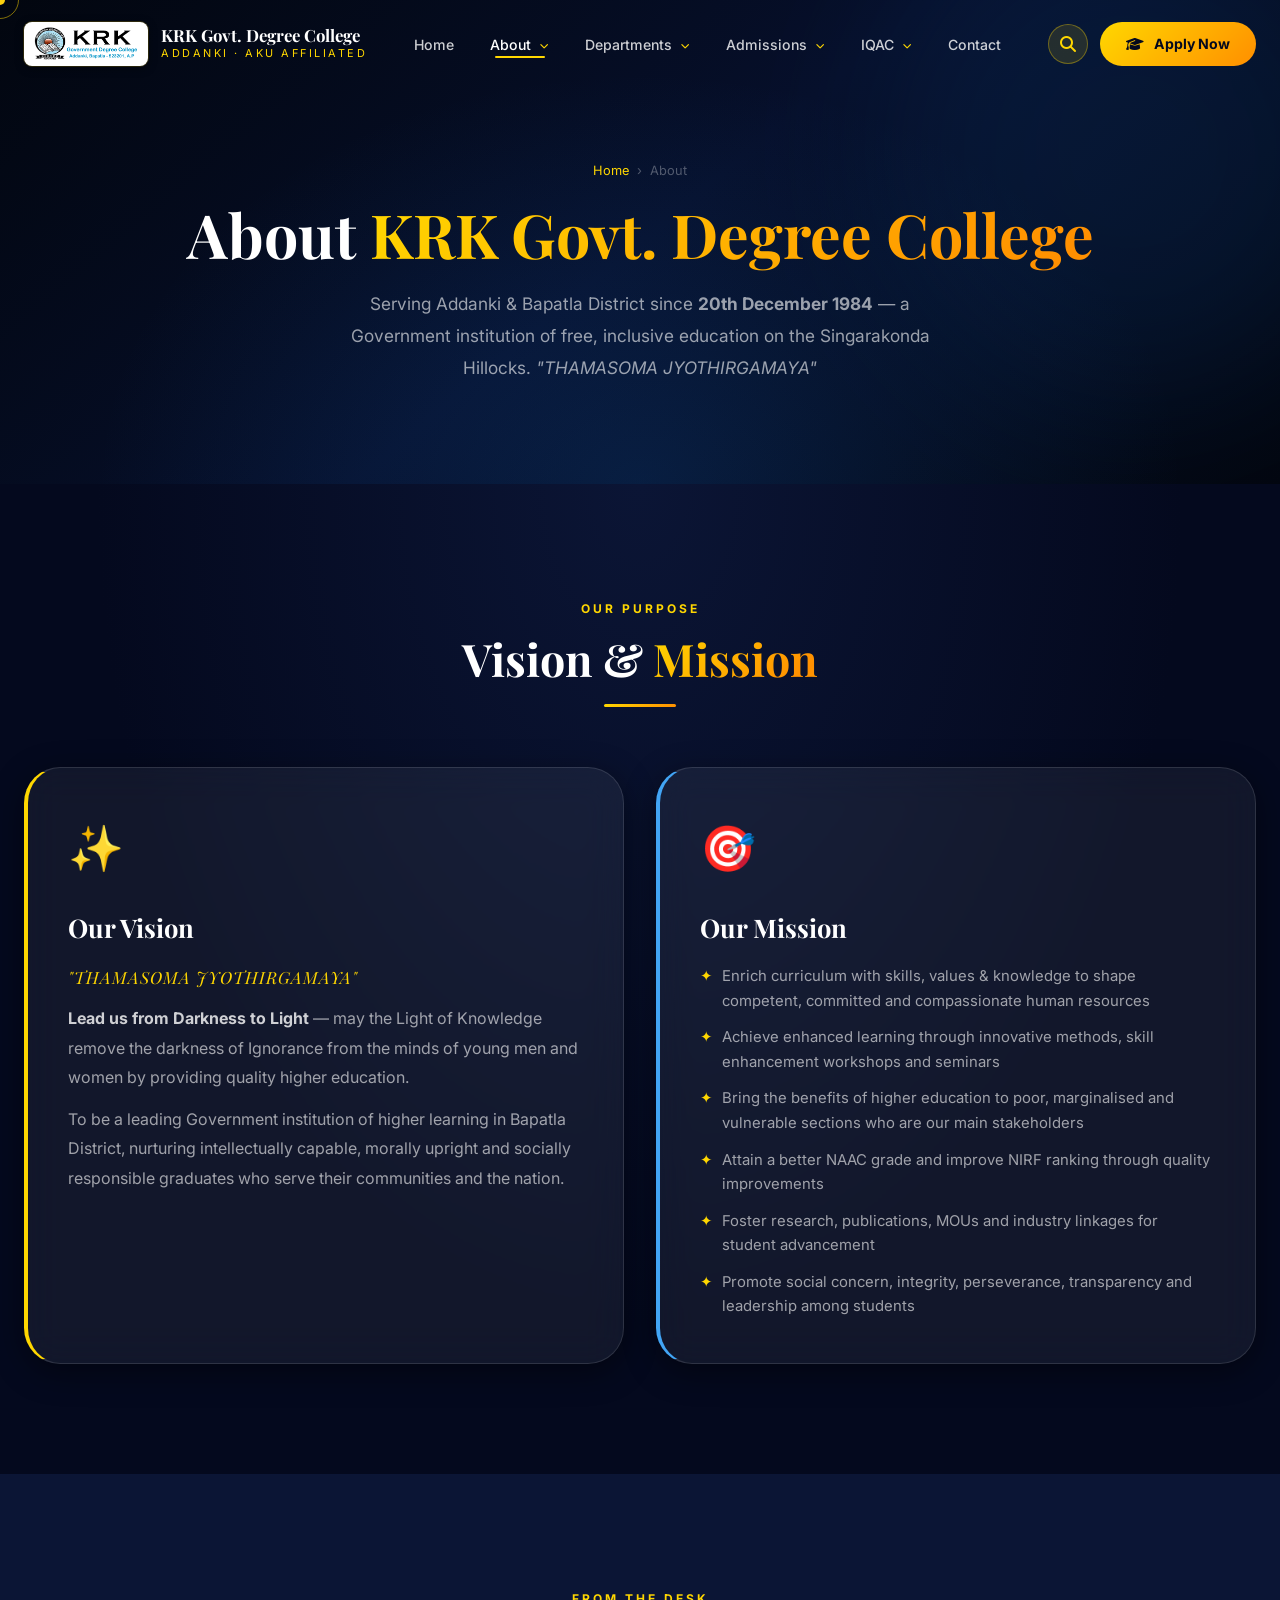
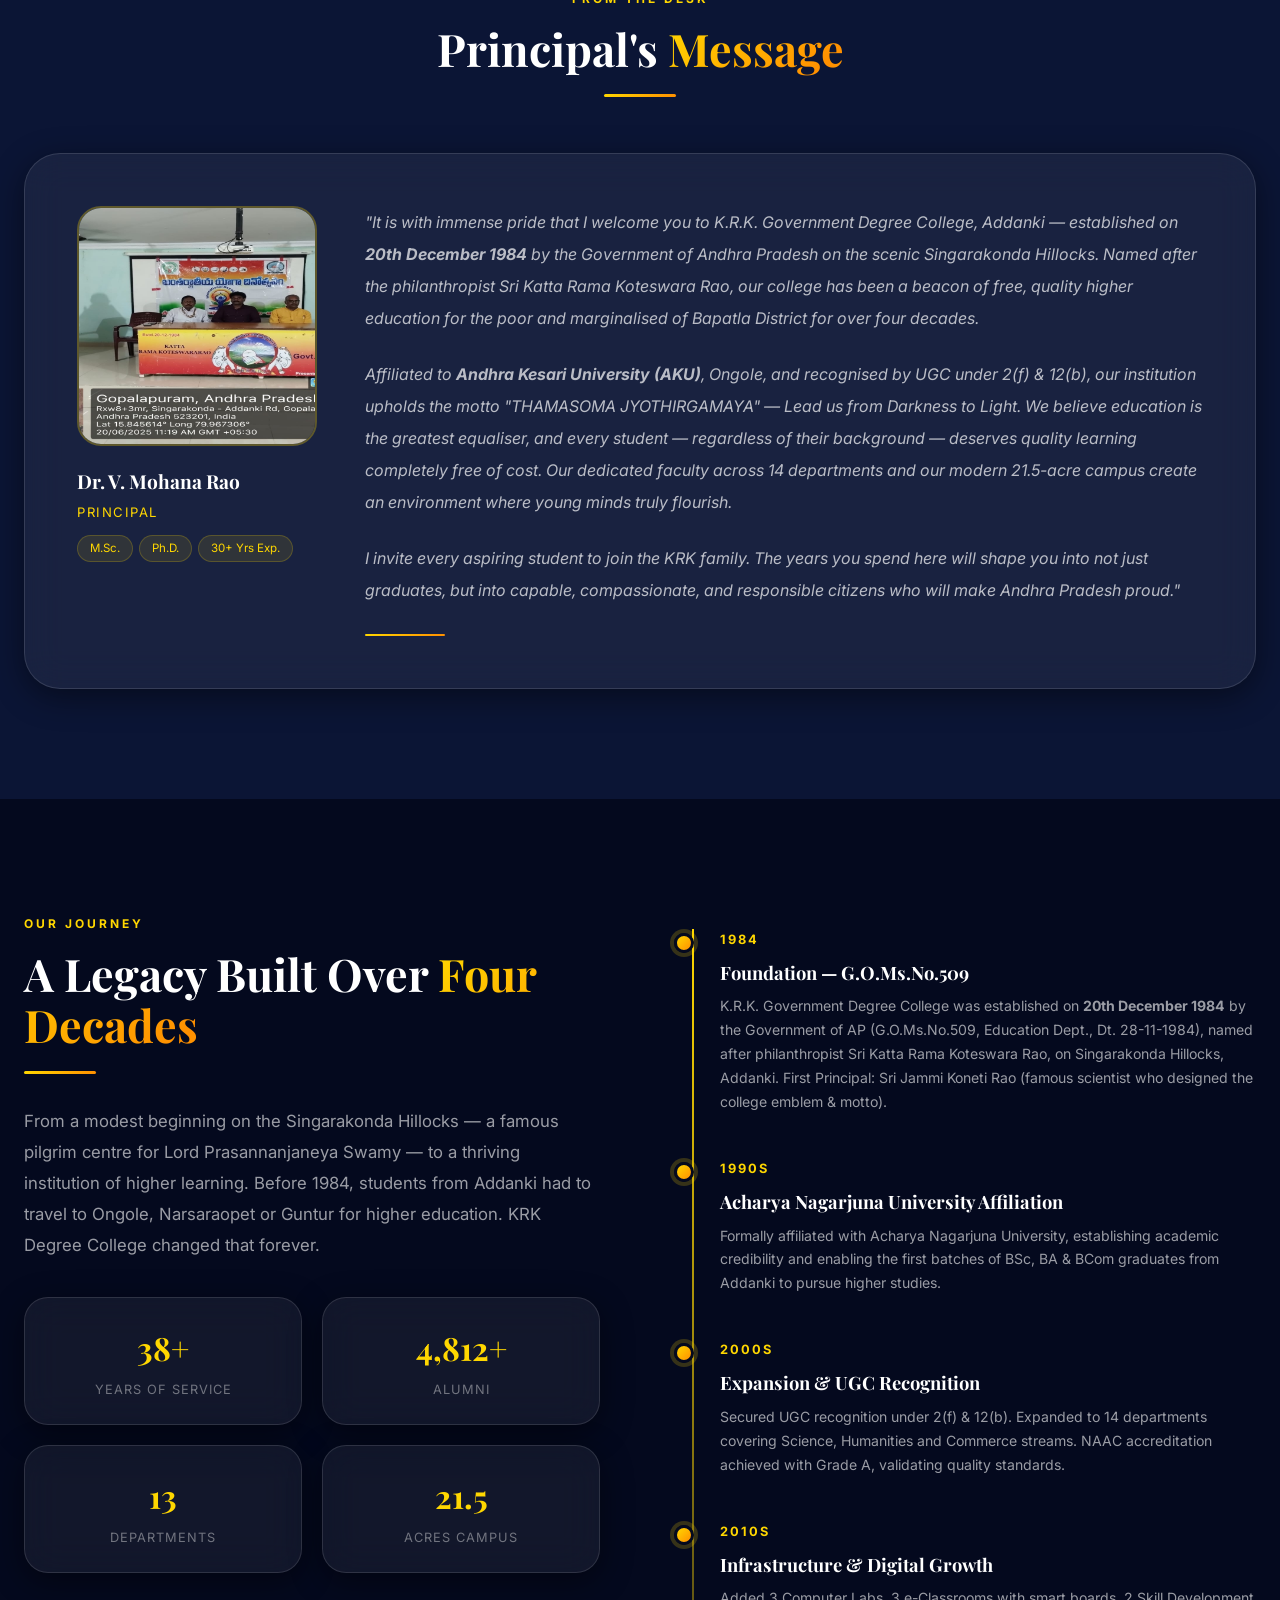
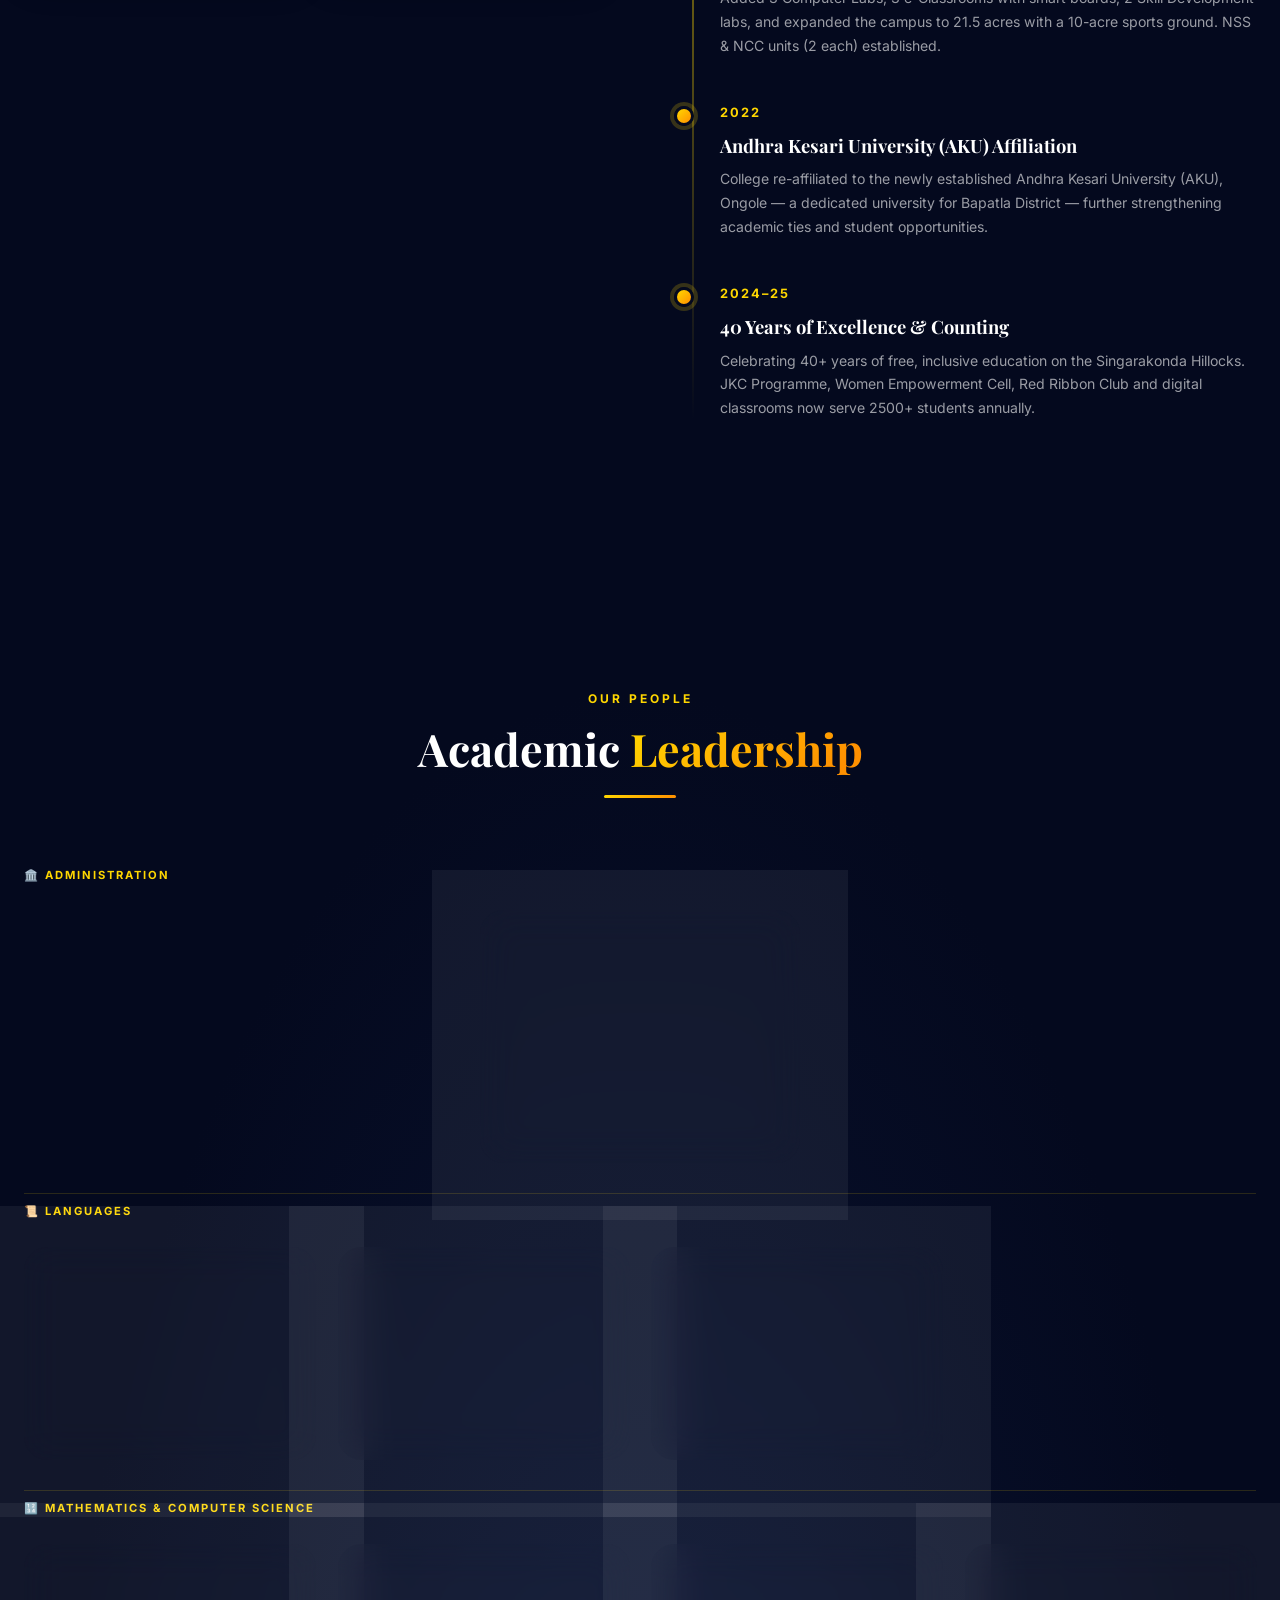
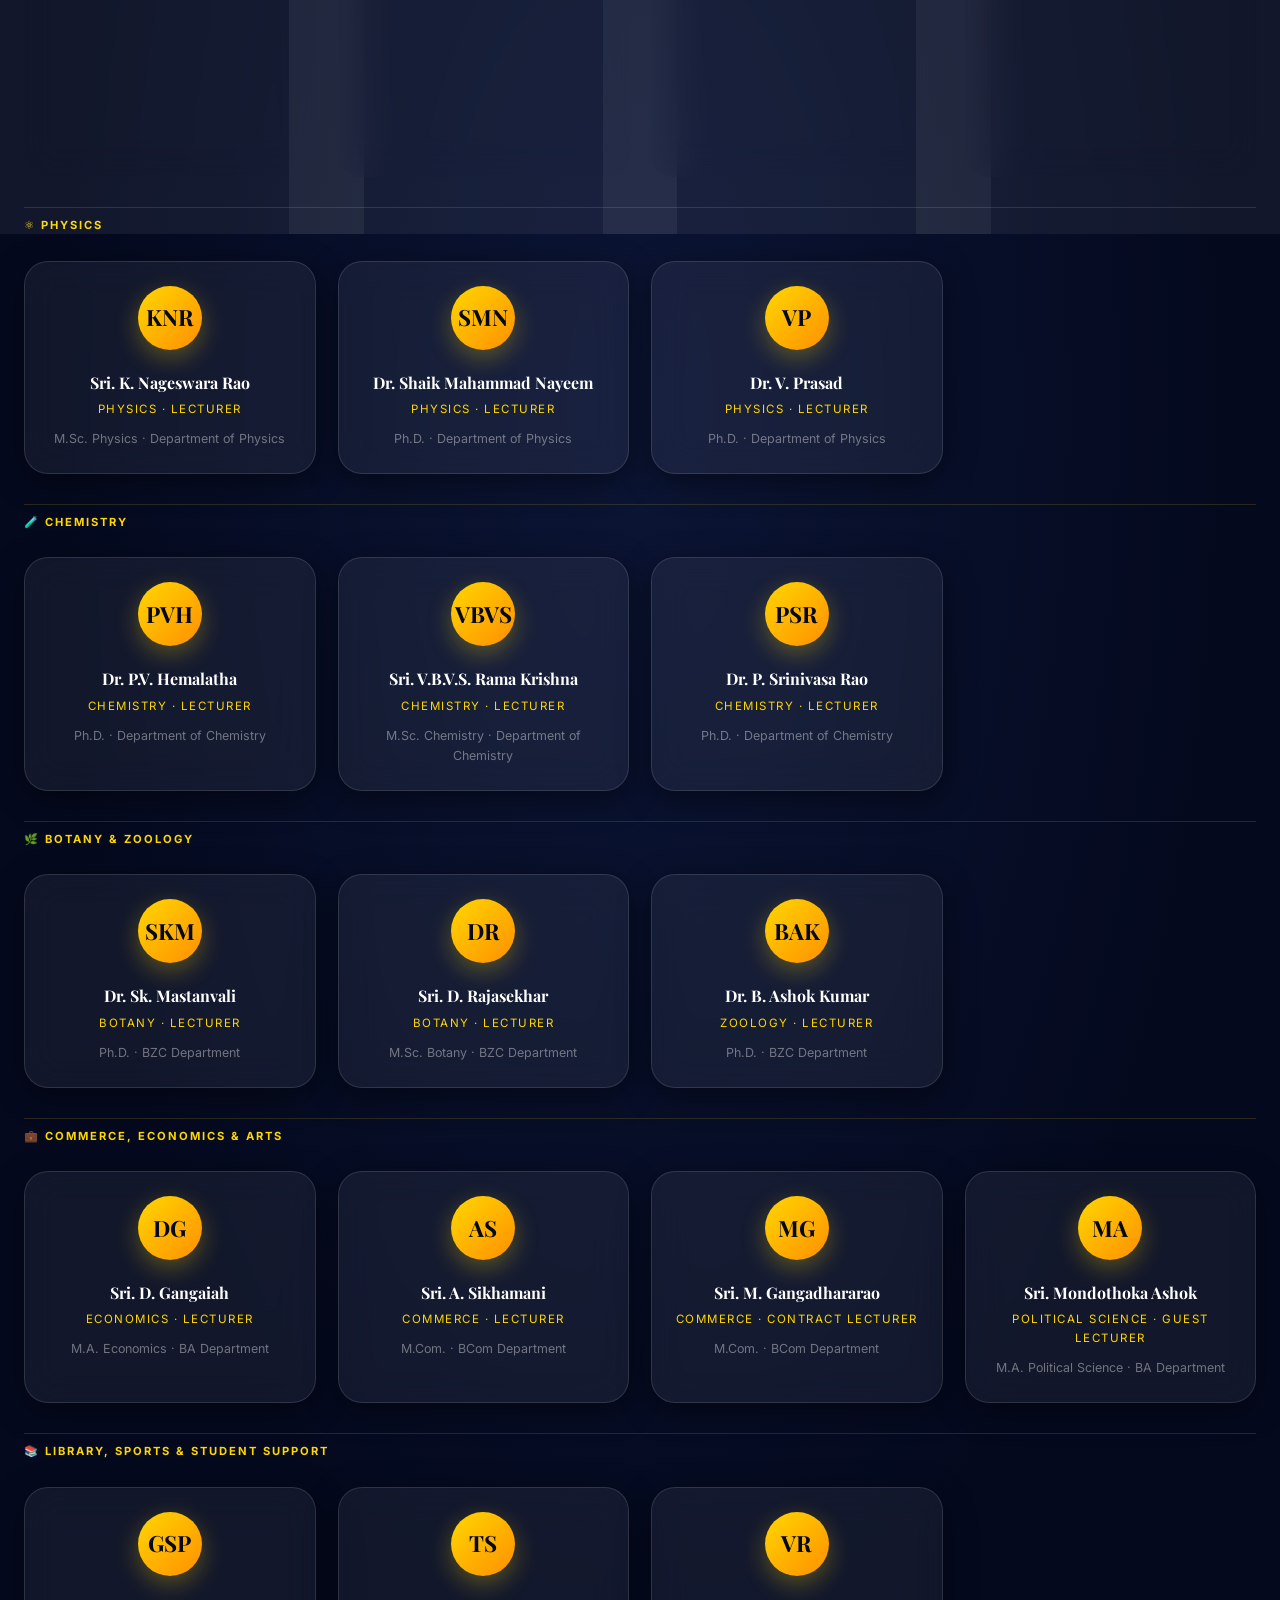
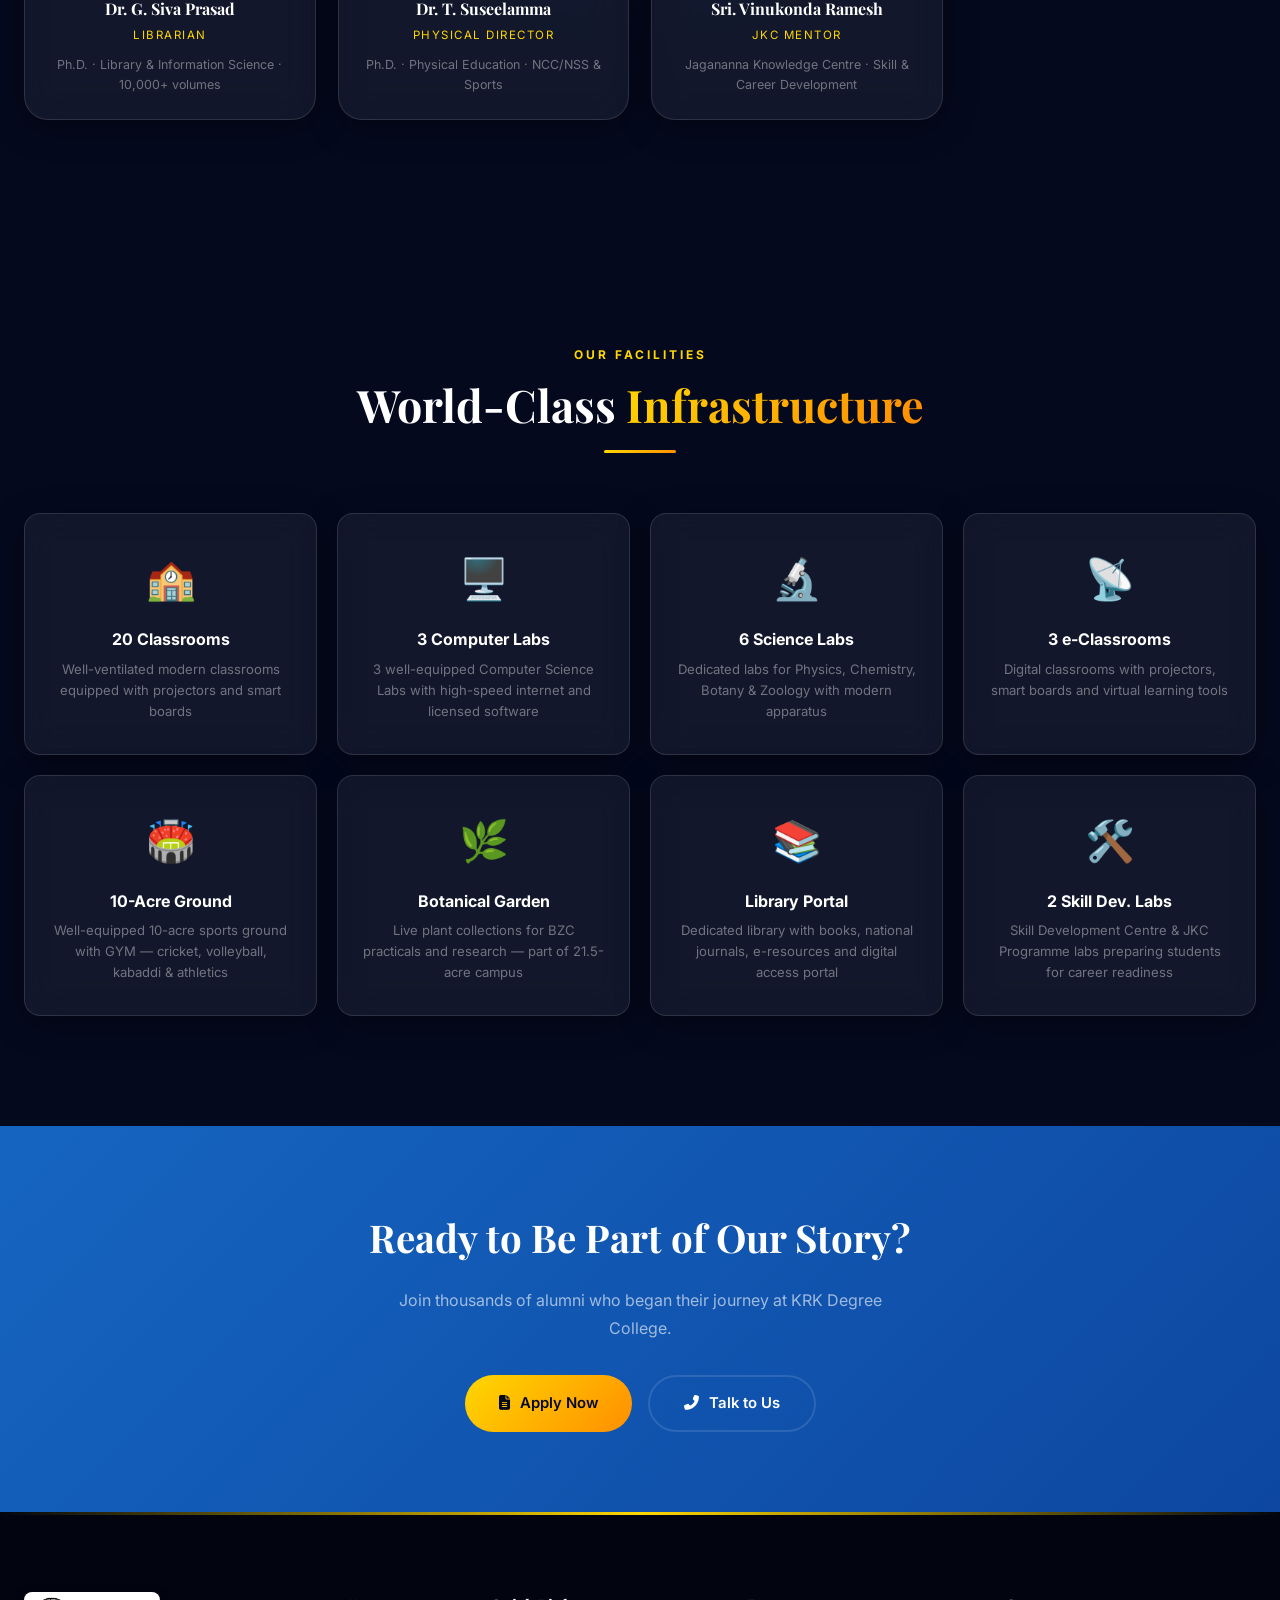
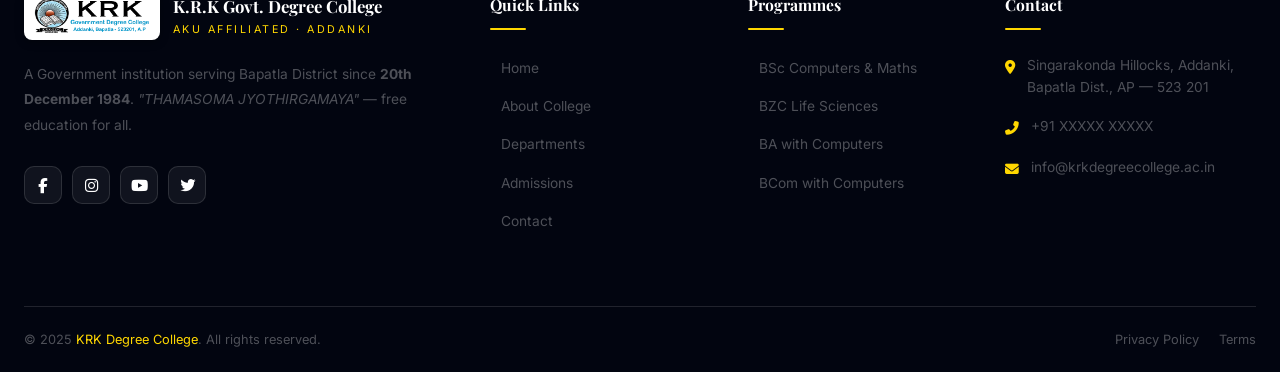
<file: about.html>
<!DOCTYPE html>
<html lang="en">
<head>
  <meta charset="UTF-8"/>
  <meta name="viewport" content="width=device-width, initial-scale=1.0"/>
  <title>About — KRK Degree College</title>
  <link rel="stylesheet" href="css/style.css"/>
  <link rel="preconnect" href="https://fonts.googleapis.com"/>
  <link rel="preconnect" href="https://fonts.gstatic.com" crossorigin/>
  <link rel="stylesheet" href="https://cdnjs.cloudflare.com/ajax/libs/font-awesome/6.5.0/css/all.min.css"/>
  <style>
    /* ─── About page extras ─── */
    .vm-grid { display:grid; grid-template-columns:1fr 1fr; gap:32px; margin-top:60px; }
    .vm-card { padding:44px 40px; border-radius:var(--rad-xl); }
    .vm-card-icon { font-size:2.8rem; margin-bottom:20px; }
    .vm-card-title { font-family:var(--font-d); font-size:1.6rem; font-weight:700; margin-bottom:16px; }
    .vm-list { list-style:none; display:flex; flex-direction:column; gap:12px; }
    .vm-list li { display:flex; gap:10px; color:var(--w60); font-size:.93rem; line-height:1.65; }
    .vm-list li::before { content:'✦'; color:var(--gold); flex-shrink:0; }

    .timeline { position:relative; padding-left:40px; }
    .timeline::before { content:''; position:absolute; left:12px; top:0; bottom:0; width:2px; background:linear-gradient(180deg,var(--gold),transparent); }
    .tl-item { position:relative; margin-bottom:44px; }
    .tl-dot {
      position:absolute; left:-46px; top:4px;
      width:20px; height:20px; border-radius:50%;
      background:var(--grad-gold); border:3px solid var(--navy);
      box-shadow:0 0 0 4px rgba(255,215,0,.2);
    }
    .tl-year { color:var(--gold); font-weight:700; font-size:.8rem; letter-spacing:2px; text-transform:uppercase; margin-bottom:8px; }
    .tl-title { font-family:var(--font-d); font-size:1.15rem; font-weight:700; margin-bottom:6px; }
    .tl-desc  { color:var(--w60); font-size:.88rem; line-height:1.7; }

    .leadership-grid { display:grid; grid-template-columns:repeat(4,1fr); gap:22px; margin-top:60px; }
    .leader-card { padding:36px 28px; text-align:center; border-radius:var(--rad-lg); }
    .leader-avatar {
      width:90px; height:90px; border-radius:50%;
      background:var(--grad-gold); margin:0 auto 20px;
      display:flex; align-items:center; justify-content:center;
      font-family:var(--font-d); font-size:2rem; font-weight:700; color:var(--navy);
      box-shadow:0 8px 24px rgba(255,215,0,.3);
    }
    .leader-name  { font-family:var(--font-d); font-size:1.15rem; font-weight:700; margin-bottom:4px; }
    .leader-role  { color:var(--gold); font-size:.8rem; letter-spacing:1.5px; text-transform:uppercase; margin-bottom:10px; }
    .leader-quals { color:var(--w40); font-size:.83rem; line-height:1.6; }

    .infra-grid { display:grid; grid-template-columns:repeat(4,1fr); gap:20px; margin-top:60px; }
    .infra-card { padding:32px 24px; text-align:center; border-radius:var(--rad-md); }
    .infra-icon  { font-size:2.5rem; margin-bottom:14px; display:block; }
    .infra-title { font-weight:700; font-size:1rem; margin-bottom:6px; }
    .infra-desc  { color:var(--w40); font-size:.82rem; line-height:1.6; }

    .msg-card { padding:52px; border-radius:var(--rad-xl); }
    .msg-grid  { display:grid; grid-template-columns:240px 1fr; gap:48px; align-items:start; }
    .msg-avatar{
      width:100%; aspect-ratio:1; border-radius:var(--rad-lg);
      background:linear-gradient(135deg,var(--navy-mid),var(--blue));
      display:flex; align-items:center; justify-content:center; font-size:4rem;
    }
    .msg-text   { color:var(--w70); font-size:1rem; line-height:2; font-style:italic; margin-bottom:24px; }
    .msg-name   { font-family:var(--font-d); font-size:1.2rem; font-weight:700; }
    .msg-role   { color:var(--gold); font-size:.82rem; letter-spacing:1.5px; text-transform:uppercase; margin-top:4px; }

    @media(max-width:900px){
      .vm-grid { grid-template-columns:1fr; }
      .leadership-grid { grid-template-columns:repeat(2,1fr); }
      .infra-grid { grid-template-columns:repeat(2,1fr); }
      .msg-grid  { grid-template-columns:1fr; }
      .msg-avatar { max-width:160px; }
    }
    @media(max-width:540px){
      .leadership-grid { grid-template-columns:repeat(2,1fr); }
      .infra-grid { grid-template-columns:repeat(2,1fr); }
    }
    @media(max-width:360px){
      .leadership-grid { grid-template-columns:1fr; }
    }
    .faculty-section-label {
      grid-column: 1/-1;
      font-size: .7rem;
      letter-spacing: 2px;
      text-transform: uppercase;
      color: var(--gold);
      font-weight: 700;
      padding: 8px 0 4px;
      border-top: 1px solid rgba(255,215,0,.15);
      margin-top: 8px;
    }
    .faculty-section-label:first-child { border-top: none; margin-top: 0; }
    .leader-card { padding: 24px 18px; text-align: center; border-radius: var(--rad-lg); }
    .leader-avatar {
      width: 64px; height: 64px;
      font-size: 1.4rem;
    }
    .leader-name  { font-size: 1rem; }
    .leader-role  { font-size: .72rem; }
    .leader-quals { font-size: .78rem; }
  </style>
</head>
<body>

<div class="cur-dot"></div>
<div class="cur-ring"></div>

<!-- ── Navbar ── -->
<header id="nav">
  <div class="nav-inner">
    <a href="index.html" class="nav-logo">
      <img src="images/krk-logo.png" alt="KRK Emblem" class="nav-emblem-img">
      <div>
        <div class="nav-logo-name">KRK Govt. Degree College</div>
        <div class="nav-logo-sub">Addanki · AKU Affiliated</div>
      </div>
    </a>
    <nav role="navigation">
      <ul class="nav-links">
        <li><a href="index.html">Home</a></li>

        <li class="has-drop">
          <a href="about.html" class="active">About <i class="fas fa-chevron-down nav-chevron"></i></a>
          <ul class="nav-dropdown">
            <li><a href="about.html#vision"><i class="fas fa-eye"></i> Vision &amp; Mission</a></li>
            <li><a href="about.html#principal"><i class="fas fa-user-tie"></i> Principal's Message</a></li>
            <li><a href="about.html#history"><i class="fas fa-landmark"></i> History &amp; Legacy</a></li>
            <li><a href="about.html#leadership"><i class="fas fa-users"></i> Leadership Team</a></li>
            <li><a href="about.html#infrastructure"><i class="fas fa-building"></i> Campus &amp; Facilities</a></li>
          </ul>
        </li>

        <li class="has-drop">
          <a href="departments.html">Departments <i class="fas fa-chevron-down nav-chevron"></i></a>
          <ul class="nav-dropdown">
            <li><a href="departments.html#bsc"><i class="fas fa-flask"></i> BSc &mdash; Computers &amp; Maths</a></li>
            <li><a href="departments.html#bzc"><i class="fas fa-leaf"></i> BZC &mdash; Life Sciences</a></li>
            <li><a href="departments.html#bcom"><i class="fas fa-book-open"></i> BA with Computers</a></li>
            <li><a href="departments.html#bcom"><i class="fas fa-briefcase"></i> BCom with Computers</a></li>
          </ul>
        </li>

        <li class="has-drop">
          <a href="admissions.html">Admissions <i class="fas fa-chevron-down nav-chevron"></i></a>
          <ul class="nav-dropdown">
            <li><a href="admissions.html"><i class="fas fa-file-alt"></i> How to Apply</a></li>
            <li><a href="admissions.html#eligibility"><i class="fas fa-check-circle"></i> Eligibility</a></li>
            <li><a href="admissions.html#fees"><i class="fas fa-rupee-sign"></i> Fee Structure</a></li>
            <li><a href="admissions.html#dates"><i class="fas fa-calendar-alt"></i> Important Dates</a></li>
            <li><a href="admissions.html#apply-form"><i class="fas fa-paper-plane"></i> Apply Online</a></li>
          </ul>
        </li>

        <li class="has-drop">
          <a href="#">IQAC <i class="fas fa-chevron-down nav-chevron"></i></a>
          <ul class="nav-dropdown">
            <li><a href="#"><i class="fas fa-award"></i> NAAC Accreditation</a></li>
            <li><a href="#"><i class="fas fa-clipboard-check"></i> IQAC Activities</a></li>
            <li><a href="#"><i class="fas fa-book"></i> Research &amp; Publications</a></li>
            <li><a href="#"><i class="fas fa-chalkboard-teacher"></i> Workshops &amp; Seminars</a></li>
          </ul>
        </li>

        <li><a href="contact.html">Contact</a></li>
      </ul>
    </nav>
    <div class="nav-right" style="display:flex;align-items:center;gap:12px;">
      <button class="search-btn" aria-label="Search" onclick="toggleSearch()"><i class="fas fa-search"></i></button>
      <a href="admissions.html" class="btn btn-gold nav-apply-btn" style="padding:10px 26px;font-size:.88rem;">
        <i class="fas fa-graduation-cap"></i> Apply Now
      </a>
      <button class="hamburger" aria-label="Toggle menu"><span></span><span></span><span></span></button>
    </div>
  </div>
</header>

<div class="search-overlay" id="searchOverlay" onclick="handleOverlayClick(event)">
  <div class="search-modal">
    <div class="search-header">
      <i class="fas fa-search search-icon-lg"></i>
      <input type="text" id="searchInput" placeholder="Search departments, courses, facilities…" oninput="runSearch(this.value)" autocomplete="off">
      <button class="search-close" onclick="closeSearch()"><i class="fas fa-times"></i></button>
    </div>
    <div class="search-results" id="searchResults">
      <div class="search-hint">Start typing to search…</div>
    </div>
  </div>
</div>

<div class="mobile-nav">
  <a href="index.html" class="mob-link"><i class="fas fa-home"></i> Home</a>

  <div class="mob-group">
    <button class="mob-head" onclick="toggleMob(this)">
      <span><i class="fas fa-university"></i> About</span>
      <i class="fas fa-chevron-down mob-arrow"></i>
    </button>
    <div class="mob-sub">
      <a href="about.html#vision">Vision &amp; Mission</a>
      <a href="about.html#principal">Principal's Message</a>
      <a href="about.html#history">History &amp; Legacy</a>
      <a href="about.html#leadership">Leadership Team</a>
      <a href="about.html#infrastructure">Campus &amp; Facilities</a>
    </div>
  </div>

  <div class="mob-group">
    <button class="mob-head" onclick="toggleMob(this)">
      <span><i class="fas fa-graduation-cap"></i> Departments</span>
      <i class="fas fa-chevron-down mob-arrow"></i>
    </button>
    <div class="mob-sub">
      <a href="departments.html#bsc">BSc &mdash; Computers &amp; Maths</a>
      <a href="departments.html#bzc">BZC &mdash; Life Sciences</a>
      <a href="departments.html#bcom">BA with Computers</a>
      <a href="departments.html#bcom">BCom with Computers</a>
    </div>
  </div>

  <div class="mob-group">
    <button class="mob-head" onclick="toggleMob(this)">
      <span><i class="fas fa-file-alt"></i> Admissions</span>
      <i class="fas fa-chevron-down mob-arrow"></i>
    </button>
    <div class="mob-sub">
      <a href="admissions.html">How to Apply</a>
      <a href="admissions.html#eligibility">Eligibility</a>
      <a href="admissions.html#fees">Fee Structure</a>
      <a href="admissions.html#dates">Important Dates</a>
    </div>
  </div>

  <div class="mob-group">
    <button class="mob-head" onclick="toggleMob(this)">
      <span><i class="fas fa-award"></i> IQAC</span>
      <i class="fas fa-chevron-down mob-arrow"></i>
    </button>
    <div class="mob-sub">
      <a href="#">NAAC Accreditation</a>
      <a href="#">IQAC Activities</a>
      <a href="#">Research &amp; Publications</a>
      <a href="#">Workshops &amp; Seminars</a>
    </div>
  </div>

  <a href="contact.html" class="mob-link"><i class="fas fa-envelope"></i> Contact</a>
  <a href="admissions.html" class="btn btn-gold" style="margin-top:20px;width:100%;max-width:340px;justify-content:center;">
    <i class="fas fa-graduation-cap"></i> Apply Now
  </a>
</div>

<!-- ── Inner Hero ── -->
<section class="inner-hero">
  <div class="orb" style="width:500px;height:500px;background:var(--blue);top:-100px;right:-100px;opacity:.12;filter:blur(80px);"></div>
  <div class="container">
    <div class="breadcrumb"><a href="index.html">Home</a> <span>›</span> <span>About</span></div>
    <h1 class="inner-title">About <span class="grad-text">KRK Govt. Degree College</span></h1>
    <p class="inner-desc">Serving Addanki &amp; Bapatla District since <strong>20th December 1984</strong> — a Government institution of free, inclusive education on the Singarakonda Hillocks. <em>"THAMASOMA JYOTHIRGAMAYA"</em></p>
  </div>
</section>

<!-- ── Vision & Mission ── -->
<section id="vision" class="section" style="background:radial-gradient(ellipse at 50% 0%,var(--navy-mid),var(--navy) 60%);">
  <div class="container">
    <div style="text-align:center;">
      <span class="section-label">Our Purpose</span>
      <h2 class="section-title">Vision &amp; <span class="grad-text">Mission</span></h2>
      <div class="gold-line" style="margin:16px auto 0;"></div>
    </div>
    <div class="vm-grid">
      <div class="vm-card glass-card reveal-l" style="border-left:4px solid var(--gold);">
        <div class="vm-card-icon">✨</div>
        <h3 class="vm-card-title">Our Vision</h3>
        <p style="color:var(--gold);font-family:var(--font-d);font-size:1.05rem;letter-spacing:1px;margin-bottom:12px;font-style:italic;">
          "THAMASOMA JYOTHIRGAMAYA"
        </p>
        <p style="color:var(--w60);line-height:1.85;margin-bottom:12px;">
          <strong style="color:var(--w80);">Lead us from Darkness to Light</strong> — may the Light of Knowledge remove the
          darkness of Ignorance from the minds of young men and women by providing quality higher education.
        </p>
        <p style="color:var(--w60);line-height:1.85;">
          To be a leading Government institution of higher learning in Bapatla District, nurturing
          intellectually capable, morally upright and socially responsible graduates who serve
          their communities and the nation.
        </p>
      </div>
      <div class="vm-card glass-card reveal-r" style="border-left:4px solid var(--blue-lt);">
        <div class="vm-card-icon">🎯</div>
        <h3 class="vm-card-title">Our Mission</h3>
        <ul class="vm-list">
          <li>Enrich curriculum with skills, values &amp; knowledge to shape competent, committed and compassionate human resources</li>
          <li>Achieve enhanced learning through innovative methods, skill enhancement workshops and seminars</li>
          <li>Bring the benefits of higher education to poor, marginalised and vulnerable sections who are our main stakeholders</li>
          <li>Attain a better NAAC grade and improve NIRF ranking through quality improvements</li>
          <li>Foster research, publications, MOUs and industry linkages for student advancement</li>
          <li>Promote social concern, integrity, perseverance, transparency and leadership among students</li>
        </ul>
      </div>
    </div>
  </div>
</section>

<!-- ── Principal's Message ── -->
<section id="principal" class="section" style="background:var(--navy-mid);">
  <div class="container">
    <div style="text-align:center;margin-bottom:56px;">
      <span class="section-label">From the Desk</span>
      <h2 class="section-title">Principal's <span class="grad-text">Message</span></h2>
      <div class="gold-line" style="margin:16px auto 0;"></div>
    </div>
    <div class="msg-card glass-card reveal">
      <div class="msg-grid">
        <div>
          <div class="msg-avatar" style="background:none;overflow:hidden;border-radius:var(--rad-lg);border:2px solid rgba(255,215,0,.3);">
            <img src="images/yoga-day.jpg" alt="Principal at college event" style="width:100%;height:100%;object-fit:cover;display:block;">
          </div>
          <div style="margin-top:20px;">
            <div class="msg-name">Dr. V. Mohana Rao</div>
            <div class="msg-role">Principal</div>
            <div style="margin-top:12px;display:flex;gap:6px;flex-wrap:wrap;">
              <span style="background:rgba(255,215,0,.1);border:1px solid rgba(255,215,0,.2);border-radius:50px;padding:3px 12px;font-size:.72rem;color:var(--gold);">M.Sc.</span>
              <span style="background:rgba(255,215,0,.1);border:1px solid rgba(255,215,0,.2);border-radius:50px;padding:3px 12px;font-size:.72rem;color:var(--gold);">Ph.D.</span>
              <span style="background:rgba(255,215,0,.1);border:1px solid rgba(255,215,0,.2);border-radius:50px;padding:3px 12px;font-size:.72rem;color:var(--gold);">30+ Yrs Exp.</span>
            </div>
          </div>
        </div>
        <div>
          <p class="msg-text">
            "It is with immense pride that I welcome you to K.R.K. Government Degree College,
            Addanki — established on <strong>20th December 1984</strong> by the Government of Andhra Pradesh
            on the scenic Singarakonda Hillocks. Named after the philanthropist Sri Katta Rama Koteswara Rao,
            our college has been a beacon of free, quality higher education for the poor and
            marginalised of Bapatla District for over four decades.
          </p>
          <p class="msg-text">
            Affiliated to <strong>Andhra Kesari University (AKU)</strong>, Ongole, and recognised by UGC
            under 2(f) &amp; 12(b), our institution upholds the motto <em>"THAMASOMA JYOTHIRGAMAYA"</em>
            — Lead us from Darkness to Light. We believe education is the greatest equaliser, and every
            student — regardless of their background — deserves quality learning completely free of cost.
            Our dedicated faculty across 14 departments and our modern 21.5-acre campus create an
            environment where young minds truly flourish.
          </p>
          <p class="msg-text" style="margin-bottom:28px;">
            I invite every aspiring student to join the KRK family. The years you spend here will
            shape you into not just graduates, but into capable, compassionate, and responsible
            citizens who will make Andhra Pradesh proud."
          </p>
          <div style="width:80px;height:2px;background:var(--grad-gold);border-radius:2px;"></div>
        </div>
      </div>
    </div>
  </div>
</section>

<!-- ── History Timeline ── -->
<section id="history" class="section">
  <div class="container">
    <div style="display:grid;grid-template-columns:1fr 1fr;gap:80px;align-items:start;">
      <div class="reveal-l">
        <span class="section-label">Our Journey</span>
        <h2 class="section-title">A Legacy Built Over <span class="grad-text">Four Decades</span></h2>
        <div class="gold-line"></div>
        <p class="section-desc">
          From a modest beginning on the Singarakonda Hillocks — a famous pilgrim centre for
          Lord Prasannanjaneya Swamy — to a thriving institution of higher learning. Before 1984,
          students from Addanki had to travel to Ongole, Narsaraopet or Guntur for higher education.
          KRK Degree College changed that forever.
        </p>
        <div style="margin-top:36px;display:grid;grid-template-columns:1fr 1fr;gap:20px;">
          <div class="glass-card" style="padding:24px;text-align:center;">
            <div style="font-size:2rem;font-weight:700;font-family:var(--font-d);color:var(--gold);" data-count="40" data-suffix="+">40+</div>
            <div style="color:var(--w40);font-size:.8rem;margin-top:4px;text-transform:uppercase;letter-spacing:1px;">Years of Service</div>
          </div>
          <div class="glass-card" style="padding:24px;text-align:center;">
            <div style="font-size:2rem;font-weight:700;font-family:var(--font-d);color:var(--gold);" data-count="5000" data-suffix="+">5000+</div>
            <div style="color:var(--w40);font-size:.8rem;margin-top:4px;text-transform:uppercase;letter-spacing:1px;">Alumni</div>
          </div>
          <div class="glass-card" style="padding:24px;text-align:center;">
            <div style="font-size:2rem;font-weight:700;font-family:var(--font-d);color:var(--gold);" data-count="14">14</div>
            <div style="color:var(--w40);font-size:.8rem;margin-top:4px;text-transform:uppercase;letter-spacing:1px;">Departments</div>
          </div>
          <div class="glass-card" style="padding:24px;text-align:center;">
            <div style="font-size:2rem;font-weight:700;font-family:var(--font-d);color:var(--gold);">21.5</div>
            <div style="color:var(--w40);font-size:.8rem;margin-top:4px;text-transform:uppercase;letter-spacing:1px;">Acres Campus</div>
          </div>
        </div>
      </div>
      <div class="reveal-r" style="padding-top:20px;">
        <div class="timeline">
          <div class="tl-item">
            <div class="tl-dot"></div>
            <div class="tl-year">1984</div>
            <div class="tl-title">Foundation — G.O.Ms.No.509</div>
            <div class="tl-desc">K.R.K. Government Degree College was established on <strong>20th December 1984</strong> by the Government of AP (G.O.Ms.No.509, Education Dept., Dt. 28-11-1984), named after philanthropist Sri Katta Rama Koteswara Rao, on Singarakonda Hillocks, Addanki. First Principal: Sri Jammi Koneti Rao (famous scientist who designed the college emblem &amp; motto).</div>
          </div>
          <div class="tl-item">
            <div class="tl-dot"></div>
            <div class="tl-year">1990s</div>
            <div class="tl-title">Acharya Nagarjuna University Affiliation</div>
            <div class="tl-desc">Formally affiliated with Acharya Nagarjuna University, establishing academic credibility and enabling the first batches of BSc, BA &amp; BCom graduates from Addanki to pursue higher studies.</div>
          </div>
          <div class="tl-item">
            <div class="tl-dot"></div>
            <div class="tl-year">2000s</div>
            <div class="tl-title">Expansion &amp; UGC Recognition</div>
            <div class="tl-desc">Secured UGC recognition under 2(f) &amp; 12(b). Expanded to 14 departments covering Science, Humanities and Commerce streams. NAAC accreditation achieved with Grade A, validating quality standards.</div>
          </div>
          <div class="tl-item">
            <div class="tl-dot"></div>
            <div class="tl-year">2010s</div>
            <div class="tl-title">Infrastructure &amp; Digital Growth</div>
            <div class="tl-desc">Added 3 Computer Labs, 3 e-Classrooms with smart boards, 2 Skill Development labs, and expanded the campus to 21.5 acres with a 10-acre sports ground. NSS &amp; NCC units (2 each) established.</div>
          </div>
          <div class="tl-item">
            <div class="tl-dot"></div>
            <div class="tl-year">2022</div>
            <div class="tl-title">Andhra Kesari University (AKU) Affiliation</div>
            <div class="tl-desc">College re-affiliated to the newly established Andhra Kesari University (AKU), Ongole — a dedicated university for Bapatla District — further strengthening academic ties and student opportunities.</div>
          </div>
          <div class="tl-item">
            <div class="tl-dot"></div>
            <div class="tl-year">2024–25</div>
            <div class="tl-title">40 Years of Excellence &amp; Counting</div>
            <div class="tl-desc">Celebrating 40+ years of free, inclusive education on the Singarakonda Hillocks. JKC Programme, Women Empowerment Cell, Red Ribbon Club and digital classrooms now serve 2500+ students annually.</div>
          </div>
        </div>
      </div>
    </div>
  </div>
</section>

<!-- ── Leadership Team ── -->
<section id="leadership" class="section" style="background:radial-gradient(ellipse at 50% 50%,var(--navy-mid),var(--navy) 65%);">
  <div class="container">
    <div style="text-align:center;margin-bottom:16px;">
      <span class="section-label">Our People</span>
      <h2 class="section-title">Academic <span class="grad-text">Leadership</span></h2>
      <div class="gold-line" style="margin:16px auto 0;"></div>
    </div>
    <div class="leadership-grid">

      <!-- Administration -->
      <div class="faculty-section-label">🏛️ Administration</div>
      <div class="leader-card glass-card reveal" style="grid-column:1/-1;max-width:320px;margin:0 auto;">
        <div class="leader-avatar" style="background:linear-gradient(135deg,#ffd700,#ffaa00);">VM</div>
        <div class="leader-name">Dr. V. Mohana Rao</div>
        <div class="leader-role">Principal</div>
        <p class="leader-quals">Ph.D. · Principal, KRK Govt. Degree College, Addanki · Govt. of Andhra Pradesh, Bapatla District</p>
      </div>

      <!-- Languages -->
      <div class="faculty-section-label">📜 Languages</div>
      <div class="leader-card glass-card reveal">
        <div class="leader-avatar">MVS</div>
        <div class="leader-name">Sri. M.V. Satyanarayana</div>
        <div class="leader-role">Hindi · Lecturer</div>
        <p class="leader-quals">M.A. Hindi · Department of Languages</p>
      </div>
      <div class="leader-card glass-card reveal">
        <div class="leader-avatar">CA</div>
        <div class="leader-name">Dr. Ch. Anitha</div>
        <div class="leader-role">Telugu · Lecturer</div>
        <p class="leader-quals">Ph.D. · Department of Telugu</p>
      </div>
      <div class="leader-card glass-card reveal">
        <div class="leader-avatar">NSR</div>
        <div class="leader-name">Dr. N. Sharmila Rani</div>
        <div class="leader-role">English · Lecturer</div>
        <p class="leader-quals">Ph.D. · Department of English</p>
      </div>

      <!-- Mathematics & Computer Science -->
      <div class="faculty-section-label">🔢 Mathematics &amp; Computer Science</div>
      <div class="leader-card glass-card reveal">
        <div class="leader-avatar">PS</div>
        <div class="leader-name">Sri. P. Sowjanya</div>
        <div class="leader-role">Mathematics · Guest Lecturer</div>
        <p class="leader-quals">M.Sc. Mathematics · BSc (MPCS) Department</p>
      </div>
      <div class="leader-card glass-card reveal">
        <div class="leader-avatar">SKC</div>
        <div class="leader-name">Dr. Suresh Kumar Chintalapudi</div>
        <div class="leader-role">Mathematics · Lecturer</div>
        <p class="leader-quals">Ph.D. Mathematics · BSc (MPCS) Department</p>
      </div>
      <div class="leader-card glass-card reveal">
        <div class="leader-avatar">CP</div>
        <div class="leader-name">Dr. Ch. Prasad</div>
        <div class="leader-role">Computer Science · Lecturer</div>
        <p class="leader-quals">Ph.D. · CS Department</p>
      </div>
      <div class="leader-card glass-card reveal">
        <div class="leader-avatar">PSK</div>
        <div class="leader-name">Sri. P. Srikanth</div>
        <div class="leader-role">Computer Science · Guest Lecturer</div>
        <p class="leader-quals">M.Sc. CS · CS Department</p>
      </div>

      <!-- Physics -->
      <div class="faculty-section-label">⚛️ Physics</div>
      <div class="leader-card glass-card reveal">
        <div class="leader-avatar">KNR</div>
        <div class="leader-name">Sri. K. Nageswara Rao</div>
        <div class="leader-role">Physics · Lecturer</div>
        <p class="leader-quals">M.Sc. Physics · Department of Physics</p>
      </div>
      <div class="leader-card glass-card reveal">
        <div class="leader-avatar">SMN</div>
        <div class="leader-name">Dr. Shaik Mahammad Nayeem</div>
        <div class="leader-role">Physics · Lecturer</div>
        <p class="leader-quals">Ph.D. · Department of Physics</p>
      </div>
      <div class="leader-card glass-card reveal">
        <div class="leader-avatar">VP</div>
        <div class="leader-name">Dr. V. Prasad</div>
        <div class="leader-role">Physics · Lecturer</div>
        <p class="leader-quals">Ph.D. · Department of Physics</p>
      </div>

      <!-- Chemistry -->
      <div class="faculty-section-label">🧪 Chemistry</div>
      <div class="leader-card glass-card reveal">
        <div class="leader-avatar">PVH</div>
        <div class="leader-name">Dr. P.V. Hemalatha</div>
        <div class="leader-role">Chemistry · Lecturer</div>
        <p class="leader-quals">Ph.D. · Department of Chemistry</p>
      </div>
      <div class="leader-card glass-card reveal">
        <div class="leader-avatar">VBVS</div>
        <div class="leader-name">Sri. V.B.V.S. Rama Krishna</div>
        <div class="leader-role">Chemistry · Lecturer</div>
        <p class="leader-quals">M.Sc. Chemistry · Department of Chemistry</p>
      </div>
      <div class="leader-card glass-card reveal">
        <div class="leader-avatar">PSR</div>
        <div class="leader-name">Dr. P. Srinivasa Rao</div>
        <div class="leader-role">Chemistry · Lecturer</div>
        <p class="leader-quals">Ph.D. · Department of Chemistry</p>
      </div>

      <!-- Biology -->
      <div class="faculty-section-label">🌿 Botany &amp; Zoology</div>
      <div class="leader-card glass-card reveal">
        <div class="leader-avatar">SKM</div>
        <div class="leader-name">Dr. Sk. Mastanvali</div>
        <div class="leader-role">Botany · Lecturer</div>
        <p class="leader-quals">Ph.D. · BZC Department</p>
      </div>
      <div class="leader-card glass-card reveal">
        <div class="leader-avatar">DR</div>
        <div class="leader-name">Sri. D. Rajasekhar</div>
        <div class="leader-role">Botany · Lecturer</div>
        <p class="leader-quals">M.Sc. Botany · BZC Department</p>
      </div>
      <div class="leader-card glass-card reveal">
        <div class="leader-avatar">BAK</div>
        <div class="leader-name">Dr. B. Ashok Kumar</div>
        <div class="leader-role">Zoology · Lecturer</div>
        <p class="leader-quals">Ph.D. · BZC Department</p>
      </div>

      <!-- Commerce & Economics -->
      <div class="faculty-section-label">💼 Commerce, Economics &amp; Arts</div>
      <div class="leader-card glass-card reveal">
        <div class="leader-avatar">DG</div>
        <div class="leader-name">Sri. D. Gangaiah</div>
        <div class="leader-role">Economics · Lecturer</div>
        <p class="leader-quals">M.A. Economics · BA Department</p>
      </div>
      <div class="leader-card glass-card reveal">
        <div class="leader-avatar">AS</div>
        <div class="leader-name">Sri. A. Sikhamani</div>
        <div class="leader-role">Commerce · Lecturer</div>
        <p class="leader-quals">M.Com. · BCom Department</p>
      </div>
      <div class="leader-card glass-card reveal">
        <div class="leader-avatar">MG</div>
        <div class="leader-name">Sri. M. Gangadhararao</div>
        <div class="leader-role">Commerce · Contract Lecturer</div>
        <p class="leader-quals">M.Com. · BCom Department</p>
      </div>
      <div class="leader-card glass-card reveal">
        <div class="leader-avatar">MA</div>
        <div class="leader-name">Sri. Mondothoka Ashok</div>
        <div class="leader-role">Political Science · Guest Lecturer</div>
        <p class="leader-quals">M.A. Political Science · BA Department</p>
      </div>

      <!-- Support Staff -->
      <div class="faculty-section-label">📚 Library, Sports &amp; Student Support</div>
      <div class="leader-card glass-card reveal">
        <div class="leader-avatar">GSP</div>
        <div class="leader-name">Dr. G. Siva Prasad</div>
        <div class="leader-role">Librarian</div>
        <p class="leader-quals">Ph.D. · Library &amp; Information Science · 10,000+ volumes</p>
      </div>
      <div class="leader-card glass-card reveal">
        <div class="leader-avatar">TS</div>
        <div class="leader-name">Dr. T. Suseelamma</div>
        <div class="leader-role">Physical Director</div>
        <p class="leader-quals">Ph.D. · Physical Education · NCC/NSS &amp; Sports</p>
      </div>
      <div class="leader-card glass-card reveal">
        <div class="leader-avatar">VR</div>
        <div class="leader-name">Sri. Vinukonda Ramesh</div>
        <div class="leader-role">JKC Mentor</div>
        <p class="leader-quals">Jagananna Knowledge Centre · Skill &amp; Career Development</p>
      </div>
    </div>
  </div>
</section>

<!-- ── Infrastructure ── -->
<section id="infrastructure" class="section">
  <div class="container">
    <div style="text-align:center;margin-bottom:16px;">
      <span class="section-label">Our Facilities</span>
      <h2 class="section-title">World-Class <span class="grad-text">Infrastructure</span></h2>
      <div class="gold-line" style="margin:16px auto 0;"></div>
    </div>
    <div class="infra-grid">
      <div class="infra-card glass-card reveal">
        <span class="infra-icon">🏫</span>
        <div class="infra-title">20 Classrooms</div>
        <div class="infra-desc">Well-ventilated modern classrooms equipped with projectors and smart boards</div>
      </div>
      <div class="infra-card glass-card reveal">
        <span class="infra-icon">🖥️</span>
        <div class="infra-title">3 Computer Labs</div>
        <div class="infra-desc">3 well-equipped Computer Science Labs with high-speed internet and licensed software</div>
      </div>
      <div class="infra-card glass-card reveal">
        <span class="infra-icon">🔬</span>
        <div class="infra-title">6 Science Labs</div>
        <div class="infra-desc">Dedicated labs for Physics, Chemistry, Botany &amp; Zoology with modern apparatus</div>
      </div>
      <div class="infra-card glass-card reveal">
        <span class="infra-icon">📡</span>
        <div class="infra-title">3 e-Classrooms</div>
        <div class="infra-desc">Digital classrooms with projectors, smart boards and virtual learning tools</div>
      </div>
      <div class="infra-card glass-card reveal">
        <span class="infra-icon">🏟️</span>
        <div class="infra-title">10-Acre Ground</div>
        <div class="infra-desc">Well-equipped 10-acre sports ground with GYM — cricket, volleyball, kabaddi &amp; athletics</div>
      </div>
      <div class="infra-card glass-card reveal">
        <span class="infra-icon">🌿</span>
        <div class="infra-title">Botanical Garden</div>
        <div class="infra-desc">Live plant collections for BZC practicals and research — part of 21.5-acre campus</div>
      </div>
      <div class="infra-card glass-card reveal">
        <span class="infra-icon">📚</span>
        <div class="infra-title">Library Portal</div>
        <div class="infra-desc">Dedicated library with books, national journals, e-resources and digital access portal</div>
      </div>
      <div class="infra-card glass-card reveal">
        <span class="infra-icon">🛠️</span>
        <div class="infra-title">2 Skill Dev. Labs</div>
        <div class="infra-desc">Skill Development Centre &amp; JKC Programme labs preparing students for career readiness</div>
      </div>
    </div>
  </div>
</section>

<!-- ── CTA ── -->
<section style="padding:80px 0;background:var(--grad-blue);text-align:center;">
  <div class="container">
    <h2 style="font-family:var(--font-d);font-size:clamp(1.8rem,3vw,2.6rem);margin-bottom:16px;">Ready to Be Part of Our Story?</h2>
    <p style="color:var(--w60);max-width:500px;margin:0 auto 32px;line-height:1.8;">Join thousands of alumni who began their journey at KRK Degree College.</p>
    <div style="display:flex;gap:16px;justify-content:center;flex-wrap:wrap;">
      <a href="admissions.html" class="btn btn-gold"><i class="fas fa-file-alt"></i> Apply Now</a>
      <a href="contact.html" class="btn btn-outline"><i class="fas fa-phone-alt"></i> Talk to Us</a>
    </div>
  </div>
</section>

<!-- ── Footer ── -->
<footer>
  <div class="container">
    <div class="foot-grid">
      <div>
        <div class="foot-logo-row">
          <img src="images/krk-logo.png" alt="KRK Emblem" class="foot-emblem-img">
          <div>
            <div class="foot-logo-name">K.R.K Govt. Degree College</div>
            <div class="foot-logo-sub">AKU Affiliated · Addanki</div>
          </div>
        </div>
        <p class="foot-desc">A Government institution serving Bapatla District since <strong>20th December 1984</strong>. <em>"THAMASOMA JYOTHIRGAMAYA"</em> — free education for all.</p>
        <div class="socials">
          <a href="#" class="soc-btn"><i class="fab fa-facebook-f"></i></a>
          <a href="#" class="soc-btn"><i class="fab fa-instagram"></i></a>
          <a href="#" class="soc-btn"><i class="fab fa-youtube"></i></a>
          <a href="#" class="soc-btn"><i class="fab fa-twitter"></i></a>
        </div>
      </div>
      <div class="foot-col">
        <h4>Quick Links</h4>
        <ul class="foot-links">
          <li><a href="index.html">Home</a></li>
          <li><a href="about.html">About College</a></li>
          <li><a href="departments.html">Departments</a></li>
          <li><a href="admissions.html">Admissions</a></li>
          <li><a href="contact.html">Contact</a></li>
        </ul>
      </div>
      <div class="foot-col">
        <h4>Programmes</h4>
        <ul class="foot-links">
          <li><a href="departments.html#bsc">BSc Computers &amp; Maths</a></li>
          <li><a href="departments.html#bzc">BZC Life Sciences</a></li>
          <li><a href="departments.html#ba">BA with Computers</a></li>
          <li><a href="departments.html#bcom">BCom with Computers</a></li>
        </ul>
      </div>
      <div class="foot-col">
        <h4>Contact</h4>
        <div class="foot-contact-item"><span class="fci-icon"><i class="fas fa-map-marker-alt"></i></span><span>Singarakonda Hillocks, Addanki, Bapatla Dist., AP — 523 201</span></div>
        <div class="foot-contact-item"><span class="fci-icon"><i class="fas fa-phone-alt"></i></span><span>+91 XXXXX XXXXX</span></div>
        <div class="foot-contact-item"><span class="fci-icon"><i class="fas fa-envelope"></i></span><span>info@krkdegreecollege.ac.in</span></div>
      </div>
    </div>
    <div class="foot-bottom">
      <div class="foot-copy">&copy; 2025 <span>KRK Degree College</span>. All rights reserved.</div>
      <div class="foot-bl"><a href="#">Privacy Policy</a><a href="#">Terms</a></div>
    </div>
  </div>
</footer>

<script src="js/script.js"></script>
</body>
</html>
</file>
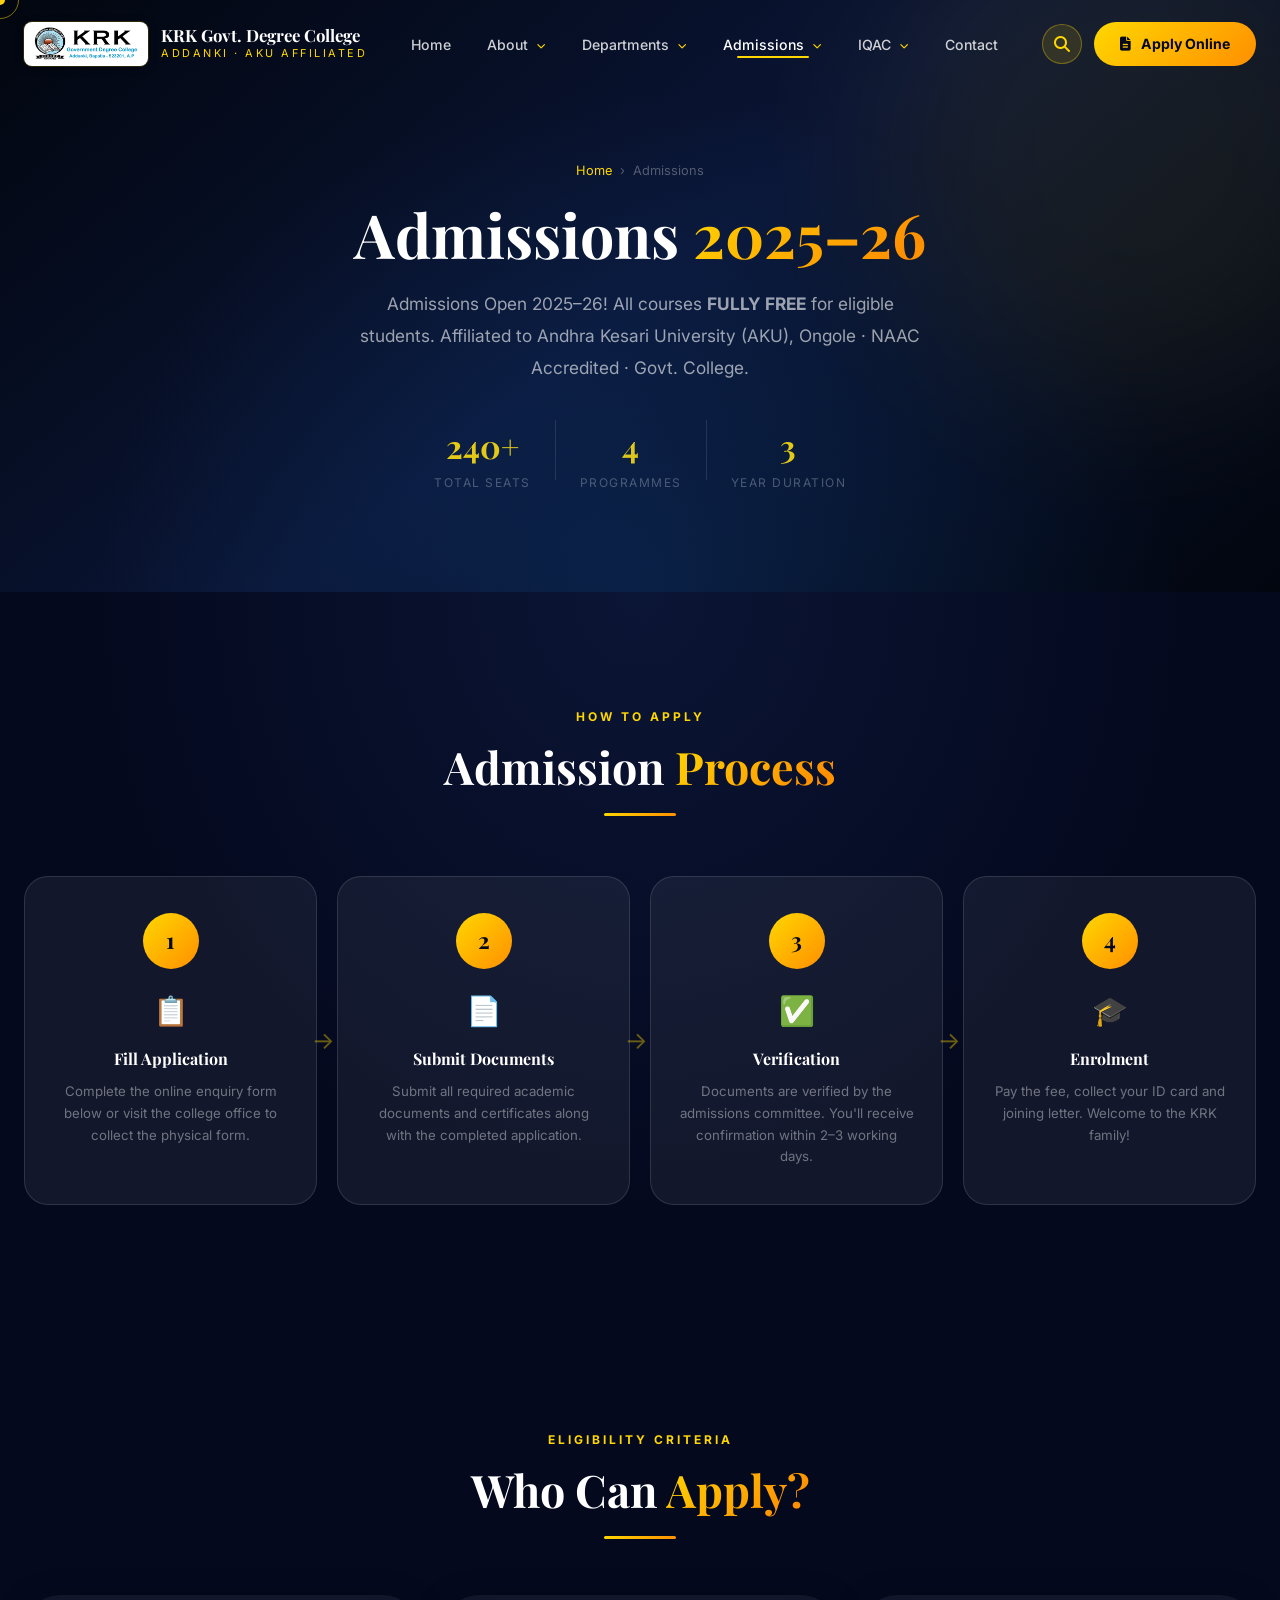
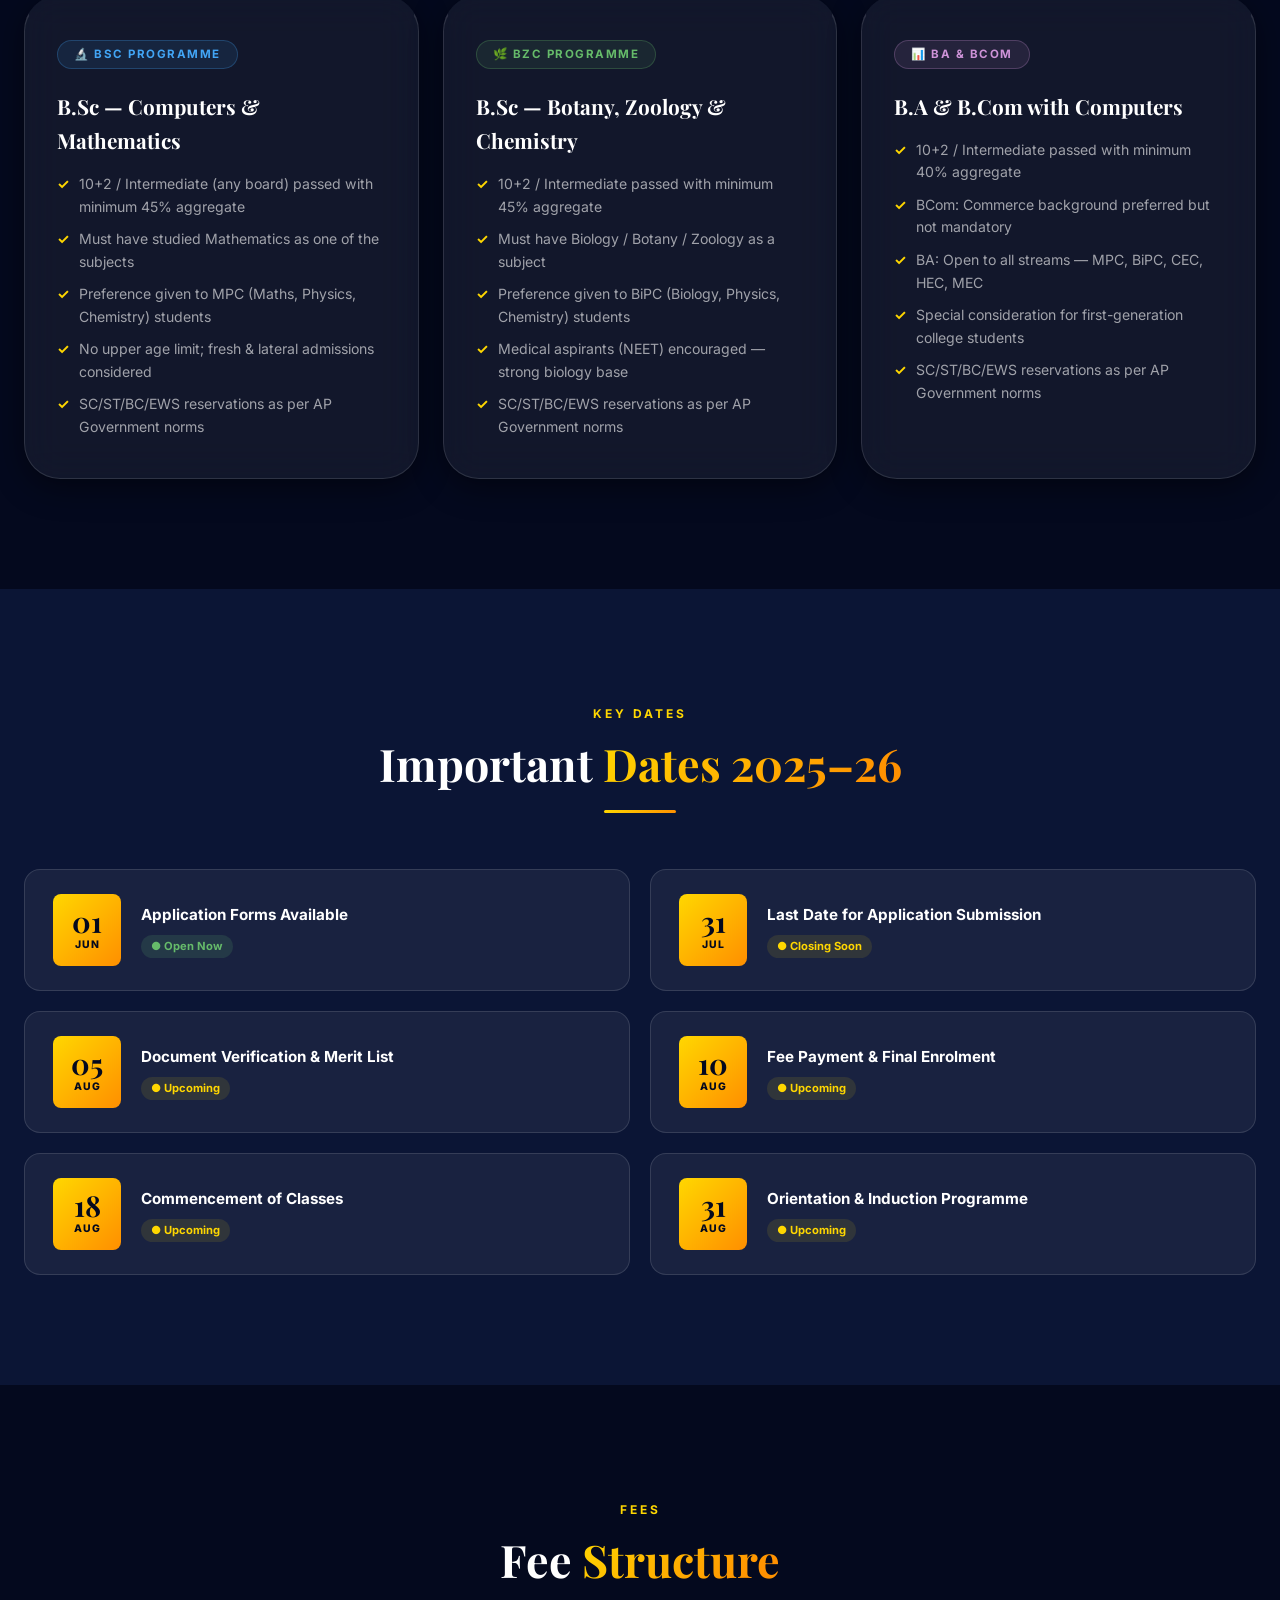
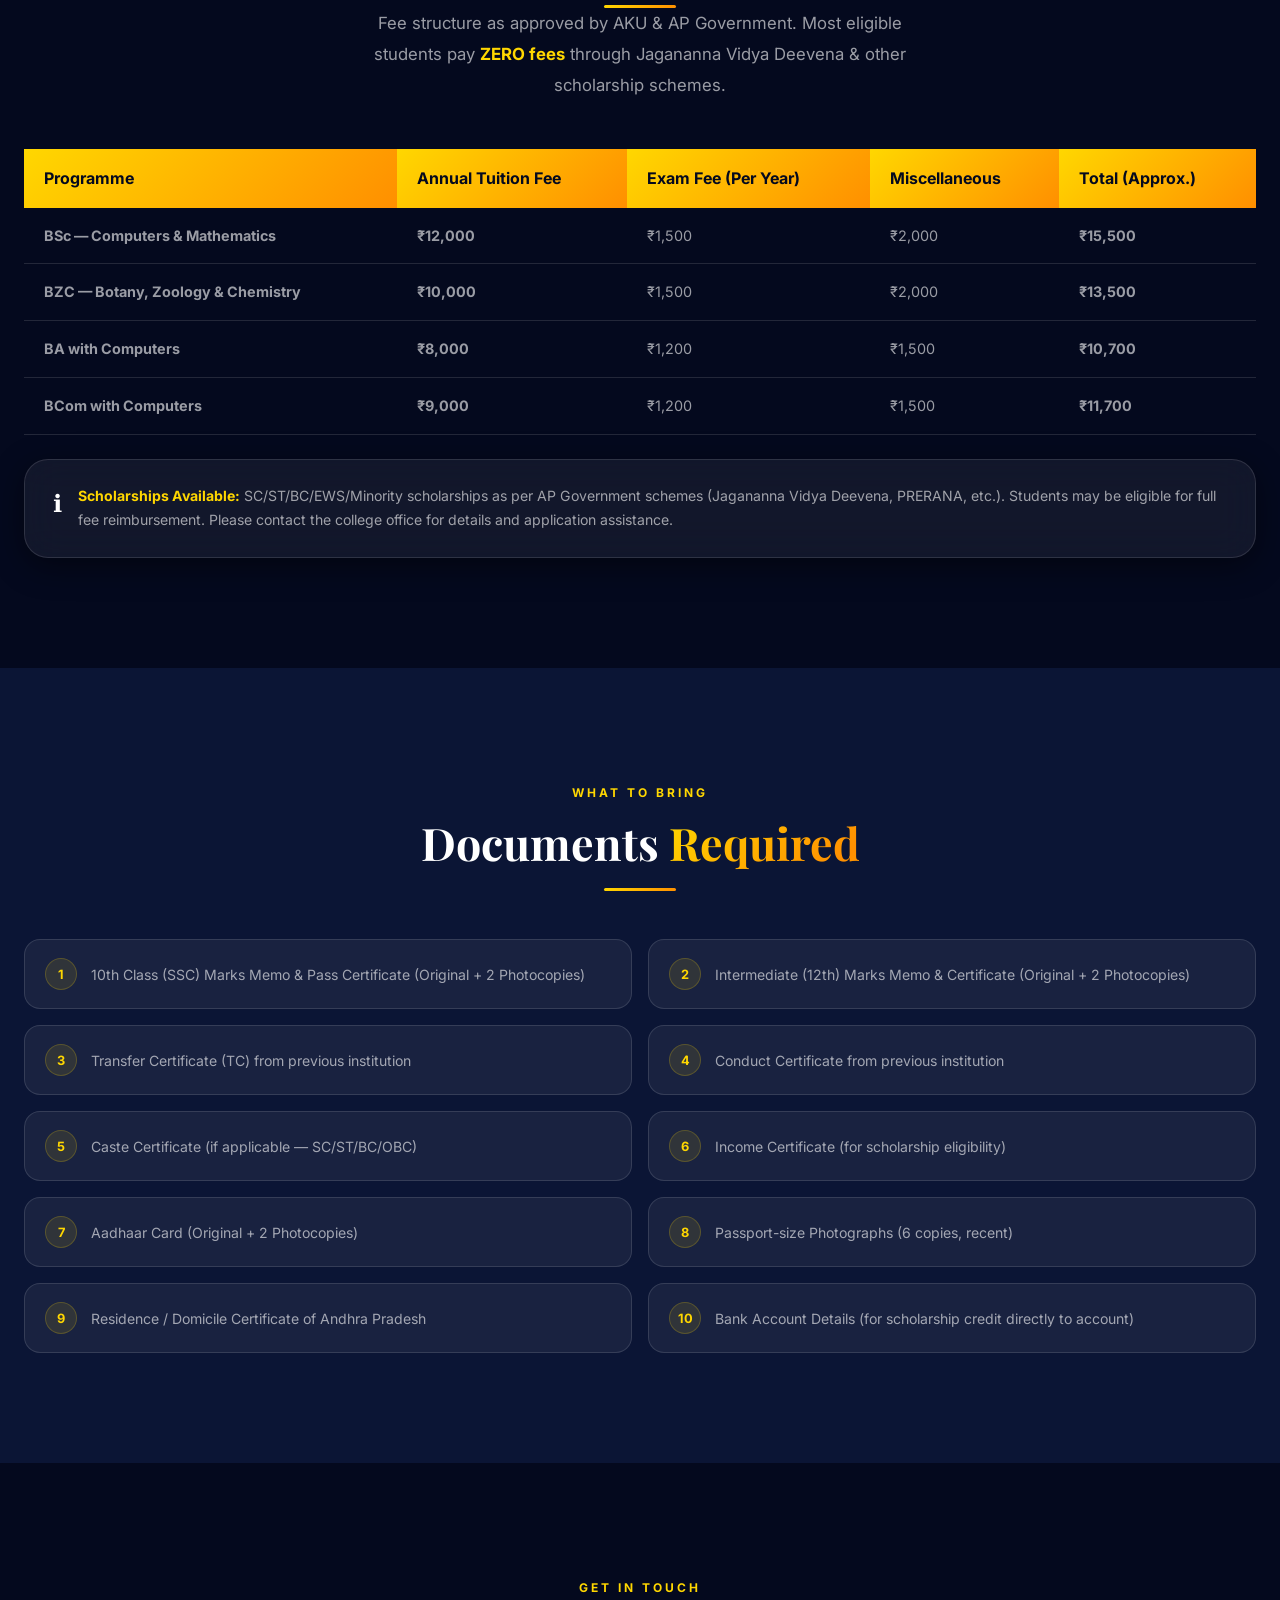
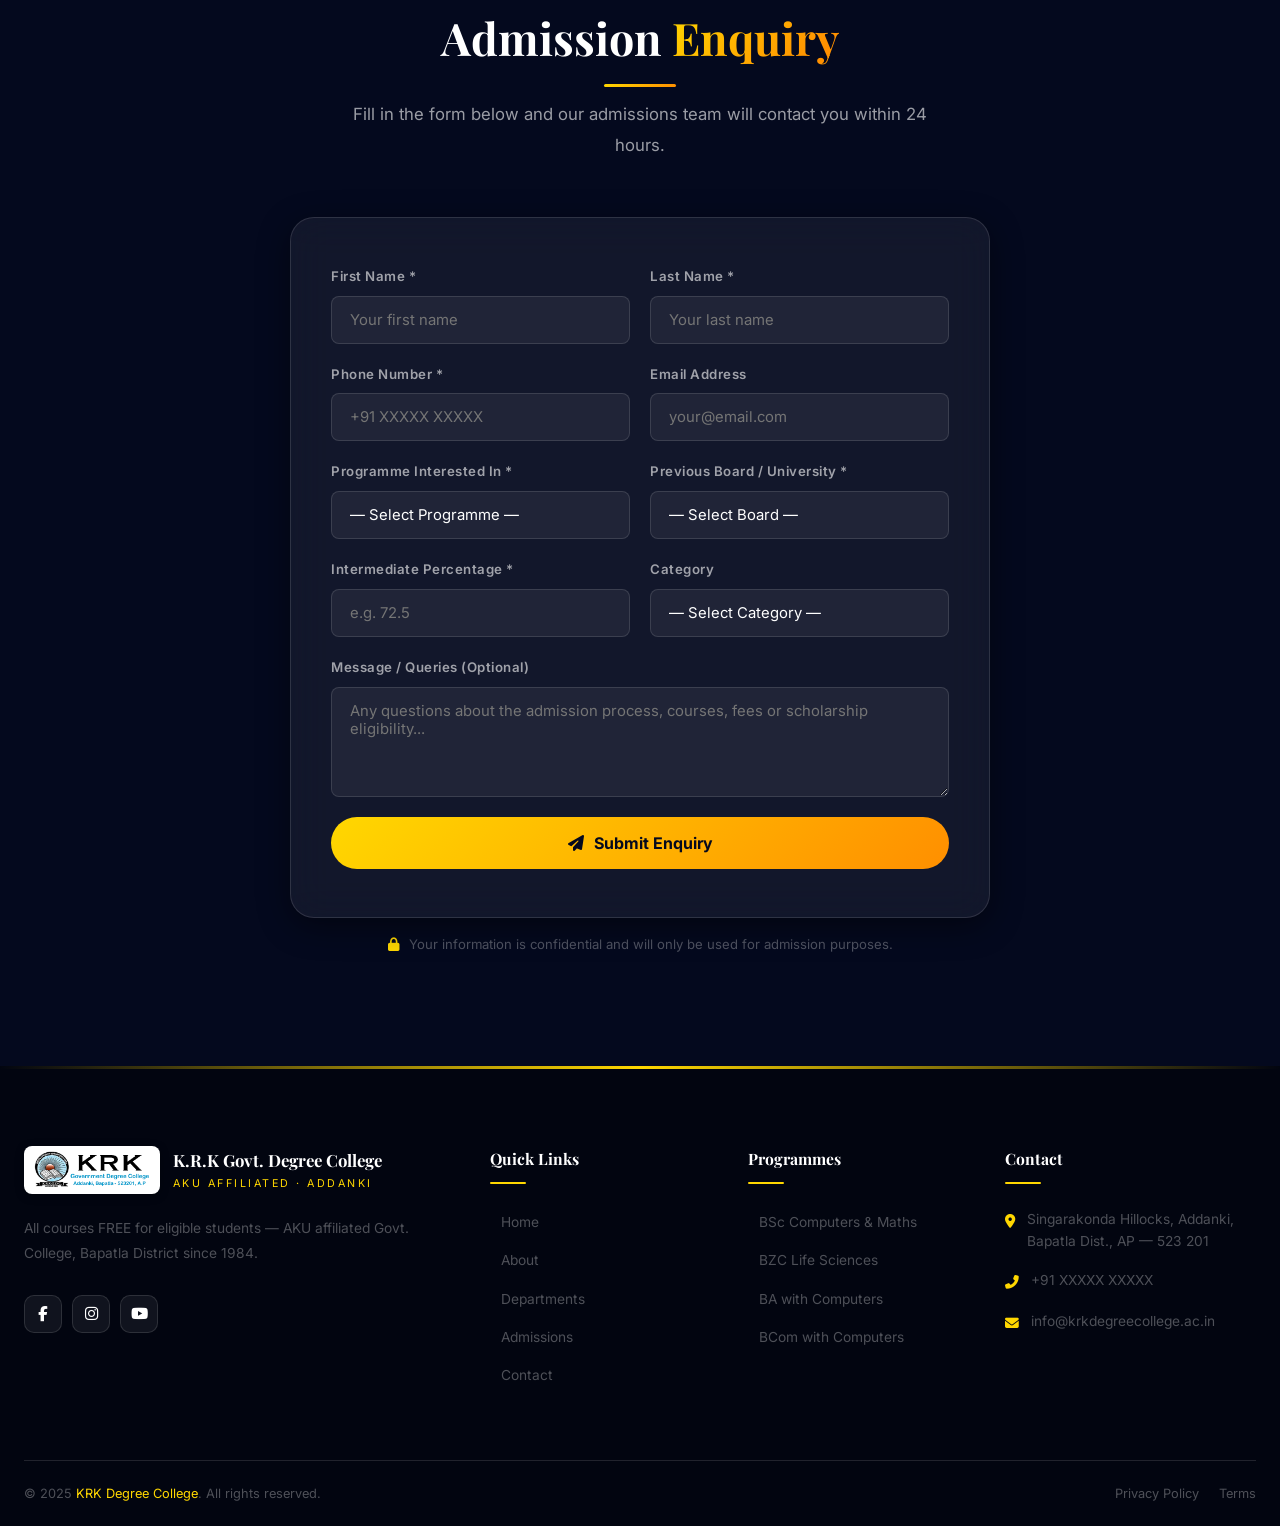
<file: admissions.html>
<!DOCTYPE html>
<html lang="en">
<head>
  <meta charset="UTF-8"/>
  <meta name="viewport" content="width=device-width, initial-scale=1.0"/>
  <title>Admissions — KRK Degree College</title>
  <link rel="stylesheet" href="css/style.css"/>
  <link rel="preconnect" href="https://fonts.googleapis.com"/>
  <link rel="preconnect" href="https://fonts.gstatic.com" crossorigin/>
  <link rel="stylesheet" href="https://cdnjs.cloudflare.com/ajax/libs/font-awesome/6.5.0/css/all.min.css"/>
  <style>
    .steps-grid { display:grid;grid-template-columns:repeat(4,1fr);gap:20px;margin-top:60px; }
    .step-card {
      padding:36px 28px;border-radius:var(--rad-lg);text-align:center;
      background:var(--glass);border:1px solid var(--glass-b);position:relative;transition:var(--tr);
    }
    .step-card:hover { transform:translateY(-8px);border-color:rgba(255,215,0,.3); }
    .step-card:not(:last-child)::after {
      content:'→';position:absolute;right:-18px;top:50%;transform:translateY(-50%);
      font-size:1.5rem;color:var(--gold);opacity:.4;
    }
    .step-num {
      width:56px;height:56px;border-radius:50%;background:var(--grad-gold);
      display:flex;align-items:center;justify-content:center;
      font-family:var(--font-d);font-size:1.4rem;font-weight:700;color:var(--navy);
      margin:0 auto 18px;
    }
    .step-icon { font-size:1.8rem;margin-bottom:12px;display:block; }
    .step-title { font-family:var(--font-d);font-size:1rem;font-weight:700;margin-bottom:8px; }
    .step-desc  { color:var(--w40);font-size:.83rem;line-height:1.65; }

    .elig-grid { display:grid;grid-template-columns:repeat(3,1fr);gap:24px;margin-top:56px; }
    .elig-card {
      padding:40px 32px;border-radius:var(--rad-xl);
      border-top:4px solid transparent;transition:var(--tr);
    }
    .elig-bsc  { border-top-color:#42a5f5; }
    .elig-bzc  { border-top-color:#66bb6a; }
    .elig-com  { border-top-color:#ce93d8; }
    .elig-card:hover { transform:translateY(-8px); }
    .elig-badge {
      display:inline-block;padding:4px 16px;border-radius:var(--rad-pill);
      font-size:.72rem;font-weight:700;letter-spacing:1.5px;text-transform:uppercase;margin-bottom:20px;
    }
    .elig-b1 { background:rgba(66,165,245,.1);color:#42a5f5;border:1px solid rgba(66,165,245,.25); }
    .elig-b2 { background:rgba(102,187,106,.1);color:#66bb6a;border:1px solid rgba(102,187,106,.25); }
    .elig-b3 { background:rgba(206,147,216,.1);color:#ce93d8;border:1px solid rgba(206,147,216,.25); }
    .elig-title { font-family:var(--font-d);font-size:1.3rem;font-weight:700;margin-bottom:16px; }
    .elig-list  { list-style:none;display:flex;flex-direction:column;gap:10px; }
    .elig-list li { display:flex;gap:10px;color:var(--w60);font-size:.88rem;line-height:1.6; }
    .elig-list li::before { content:'✓';color:var(--gold);font-weight:700;flex-shrink:0; }

    .dates-grid { display:grid;grid-template-columns:1fr 1fr;gap:20px;margin-top:56px; }
    .date-item {
      display:flex;gap:20px;align-items:center;padding:24px 28px;
      border-radius:var(--rad-md);background:var(--glass);border:1px solid var(--glass-b);
      transition:var(--tr);
    }
    .date-item:hover { border-color:rgba(255,215,0,.3); }
    .date-cal {
      min-width:68px;height:72px;background:var(--grad-gold);border-radius:var(--rad-sm);
      display:flex;flex-direction:column;align-items:center;justify-content:center;flex-shrink:0;
    }
    .date-d { font-family:var(--font-d);font-size:1.8rem;font-weight:700;color:var(--navy);line-height:1; }
    .date-m { font-size:.65rem;font-weight:800;color:var(--navy);text-transform:uppercase;letter-spacing:1px; }
    .date-label  { font-weight:700;font-size:.95rem;margin-bottom:4px; }
    .date-status {
      display:inline-block;padding:2px 10px;border-radius:50px;
      font-size:.7rem;font-weight:700;
    }
    .ds-open   { background:rgba(102,187,106,.15);color:#66bb6a; }
    .ds-coming { background:rgba(255,215,0,.1);color:var(--gold); }
    .ds-closed { background:rgba(255,255,255,.05);color:var(--w30); }

    .fee-table { width:100%;border-collapse:collapse;margin-top:48px; }
    .fee-table th { background:var(--grad-gold);color:var(--navy);padding:16px 20px;text-align:left;font-weight:700; }
    .fee-table td { padding:16px 20px;border-bottom:1px solid var(--glass-b);color:var(--w60);font-size:.9rem; }
    .fee-table tr:hover td { background:rgba(255,215,0,.04);color:var(--w80); }
    .fee-highlight { color:var(--gold);font-weight:700; }

    .doc-grid { display:grid;grid-template-columns:repeat(2,1fr);gap:16px;margin-top:48px; }
    .doc-item {
      display:flex;gap:14px;align-items:center;padding:18px 20px;
      border-radius:var(--rad-md);background:var(--glass);border:1px solid var(--glass-b);
      transition:var(--tr); font-size:.88rem; color:var(--w60);
    }
    .doc-item:hover { border-color:rgba(255,215,0,.25);color:var(--w80); }
    .doc-num {
      width:32px;height:32px;border-radius:50%;background:rgba(255,215,0,.1);
      border:1px solid rgba(255,215,0,.2);display:flex;align-items:center;justify-content:center;
      font-size:.8rem;font-weight:700;color:var(--gold);flex-shrink:0;
    }

    .form-wrap { max-width:700px;margin:56px auto 0; }
    .form-row { display:grid;grid-template-columns:1fr 1fr;gap:20px;margin-bottom:20px; }
    .form-group { display:flex;flex-direction:column;gap:8px; }
    .form-group label { font-size:.83rem;font-weight:600;color:var(--w60);letter-spacing:.5px; }
    .form-group input, .form-group select, .form-group textarea {
      padding:14px 18px;border-radius:var(--rad-sm);
      background:var(--glass);border:1px solid var(--glass-b);color:var(--white);
      font-family:var(--font-b);font-size:.93rem;outline:none;transition:border-color .3s;
      -webkit-appearance:none;
    }
    .form-group input:focus, .form-group select:focus, .form-group textarea:focus {
      border-color:var(--gold);box-shadow:0 0 0 3px rgba(255,215,0,.1);
    }
    .form-group select option { background:var(--navy); }
    .form-group textarea { min-height:110px;resize:vertical; }
    .form-full { grid-column:span 2; }
    .form-submit {
      width:100%;padding:16px;border-radius:var(--rad-pill);
      background:var(--grad-gold);color:var(--navy);
      font-family:var(--font-b);font-size:1rem;font-weight:700;
      border:none;cursor:pointer;transition:all .3s;margin-top:8px;
      display:flex;align-items:center;justify-content:center;gap:10px;
    }
    .form-submit:hover { transform:translateY(-2px);box-shadow:0 12px 35px rgba(255,215,0,.4); }

    @media(max-width:900px){
      .steps-grid { grid-template-columns:repeat(2,1fr); }
      .step-card:not(:last-child)::after { display:none; }
      .elig-grid { grid-template-columns:1fr; }
      .dates-grid { grid-template-columns:1fr; }
      .form-row { grid-template-columns:1fr; }
      .form-full { grid-column:span 1; }
      .doc-grid { grid-template-columns:1fr; }
    }
    @media(max-width:540px){ .steps-grid { grid-template-columns:1fr; } }
  </style>
</head>
<body>

<div class="cur-dot"></div>
<div class="cur-ring"></div>

<!-- ── Navbar ── -->
<header id="nav">
  <div class="nav-inner">
    <a href="index.html" class="nav-logo">
      <img src="images/krk-logo.png" alt="KRK Emblem" class="nav-emblem-img">
      <div>
        <div class="nav-logo-name">KRK Govt. Degree College</div>
        <div class="nav-logo-sub">Addanki · AKU Affiliated</div>
      </div>
    </a>
    <nav role="navigation">
      <ul class="nav-links">
        <li><a href="index.html">Home</a></li>

        <li class="has-drop">
          <a href="about.html">About <i class="fas fa-chevron-down nav-chevron"></i></a>
          <ul class="nav-dropdown">
            <li><a href="about.html#vision"><i class="fas fa-eye"></i> Vision &amp; Mission</a></li>
            <li><a href="about.html#principal"><i class="fas fa-user-tie"></i> Principal's Message</a></li>
            <li><a href="about.html#history"><i class="fas fa-landmark"></i> History &amp; Legacy</a></li>
            <li><a href="about.html#leadership"><i class="fas fa-users"></i> Leadership Team</a></li>
            <li><a href="about.html#infrastructure"><i class="fas fa-building"></i> Campus &amp; Facilities</a></li>
          </ul>
        </li>

        <li class="has-drop">
          <a href="departments.html">Departments <i class="fas fa-chevron-down nav-chevron"></i></a>
          <ul class="nav-dropdown">
            <li><a href="departments.html#bsc"><i class="fas fa-flask"></i> BSc &mdash; Computers &amp; Maths</a></li>
            <li><a href="departments.html#bzc"><i class="fas fa-leaf"></i> BZC &mdash; Life Sciences</a></li>
            <li><a href="departments.html#bcom"><i class="fas fa-book-open"></i> BA with Computers</a></li>
            <li><a href="departments.html#bcom"><i class="fas fa-briefcase"></i> BCom with Computers</a></li>
          </ul>
        </li>

        <li class="has-drop">
          <a href="admissions.html" class="active">Admissions <i class="fas fa-chevron-down nav-chevron"></i></a>
          <ul class="nav-dropdown">
            <li><a href="admissions.html"><i class="fas fa-file-alt"></i> How to Apply</a></li>
            <li><a href="admissions.html#eligibility"><i class="fas fa-check-circle"></i> Eligibility</a></li>
            <li><a href="admissions.html#fees"><i class="fas fa-rupee-sign"></i> Fee Structure</a></li>
            <li><a href="admissions.html#dates"><i class="fas fa-calendar-alt"></i> Important Dates</a></li>
            <li><a href="admissions.html#apply-form"><i class="fas fa-paper-plane"></i> Apply Online</a></li>
          </ul>
        </li>

        <li class="has-drop">
          <a href="#">IQAC <i class="fas fa-chevron-down nav-chevron"></i></a>
          <ul class="nav-dropdown">
            <li><a href="#"><i class="fas fa-award"></i> NAAC Accreditation</a></li>
            <li><a href="#"><i class="fas fa-clipboard-check"></i> IQAC Activities</a></li>
            <li><a href="#"><i class="fas fa-book"></i> Research &amp; Publications</a></li>
            <li><a href="#"><i class="fas fa-chalkboard-teacher"></i> Workshops &amp; Seminars</a></li>
          </ul>
        </li>

        <li><a href="contact.html">Contact</a></li>
      </ul>
    </nav>
    <div class="nav-right" style="display:flex;align-items:center;gap:12px;">
      <button class="search-btn" aria-label="Search" onclick="toggleSearch()"><i class="fas fa-search"></i></button>
      <a href="#apply-form" class="btn btn-gold nav-apply-btn" style="padding:10px 26px;font-size:.88rem;">
        <i class="fas fa-file-alt"></i> Apply Online
      </a>
      <button class="hamburger" aria-label="Toggle menu"><span></span><span></span><span></span></button>
    </div>
  </div>
</header>

<div class="search-overlay" id="searchOverlay" onclick="handleOverlayClick(event)">
  <div class="search-modal">
    <div class="search-header">
      <i class="fas fa-search search-icon-lg"></i>
      <input type="text" id="searchInput" placeholder="Search departments, courses, facilities…" oninput="runSearch(this.value)" autocomplete="off">
      <button class="search-close" onclick="closeSearch()"><i class="fas fa-times"></i></button>
    </div>
    <div class="search-results" id="searchResults">
      <div class="search-hint">Start typing to search…</div>
    </div>
  </div>
</div>

<div class="mobile-nav">
  <a href="index.html" class="mob-link"><i class="fas fa-home"></i> Home</a>

  <div class="mob-group">
    <button class="mob-head" onclick="toggleMob(this)">
      <span><i class="fas fa-university"></i> About</span>
      <i class="fas fa-chevron-down mob-arrow"></i>
    </button>
    <div class="mob-sub">
      <a href="about.html#vision">Vision &amp; Mission</a>
      <a href="about.html#principal">Principal's Message</a>
      <a href="about.html#history">History &amp; Legacy</a>
      <a href="about.html#leadership">Leadership Team</a>
      <a href="about.html#infrastructure">Campus &amp; Facilities</a>
    </div>
  </div>

  <div class="mob-group">
    <button class="mob-head" onclick="toggleMob(this)">
      <span><i class="fas fa-graduation-cap"></i> Departments</span>
      <i class="fas fa-chevron-down mob-arrow"></i>
    </button>
    <div class="mob-sub">
      <a href="departments.html#bsc">BSc &mdash; Computers &amp; Maths</a>
      <a href="departments.html#bzc">BZC &mdash; Life Sciences</a>
      <a href="departments.html#bcom">BA with Computers</a>
      <a href="departments.html#bcom">BCom with Computers</a>
    </div>
  </div>

  <div class="mob-group">
    <button class="mob-head" onclick="toggleMob(this)">
      <span><i class="fas fa-file-alt"></i> Admissions</span>
      <i class="fas fa-chevron-down mob-arrow"></i>
    </button>
    <div class="mob-sub">
      <a href="admissions.html">How to Apply</a>
      <a href="admissions.html#eligibility">Eligibility</a>
      <a href="admissions.html#fees">Fee Structure</a>
      <a href="admissions.html#dates">Important Dates</a>
    </div>
  </div>

  <div class="mob-group">
    <button class="mob-head" onclick="toggleMob(this)">
      <span><i class="fas fa-award"></i> IQAC</span>
      <i class="fas fa-chevron-down mob-arrow"></i>
    </button>
    <div class="mob-sub">
      <a href="#">NAAC Accreditation</a>
      <a href="#">IQAC Activities</a>
      <a href="#">Research &amp; Publications</a>
      <a href="#">Workshops &amp; Seminars</a>
    </div>
  </div>

  <a href="contact.html" class="mob-link"><i class="fas fa-envelope"></i> Contact</a>
  <a href="#apply-form" class="btn btn-gold" style="margin-top:20px;width:100%;max-width:340px;justify-content:center;">
    <i class="fas fa-file-alt"></i> Apply Online
  </a>
</div>

<!-- ── Inner Hero ── -->
<section class="inner-hero" style="background:linear-gradient(140deg,#02060f,#0a1535,#02060f);">
  <div class="orb" style="width:500px;height:500px;background:var(--gold);top:-100px;right:-100px;opacity:.06;filter:blur(80px);"></div>
  <div class="container">
    <div class="breadcrumb"><a href="index.html">Home</a> › <span>Admissions</span></div>
    <h1 class="inner-title">Admissions <span class="grad-text">2025–26</span></h1>
    <p class="inner-desc">Admissions Open 2025–26! All courses <strong>FULLY FREE</strong> for eligible students. Affiliated to Andhra Kesari University (AKU), Ongole · NAAC Accredited · Govt. College.</p>
    <div style="display:flex;justify-content:center;gap:24px;margin-top:36px;flex-wrap:wrap;">
      <div style="text-align:center;">
        <div style="font-family:var(--font-d);font-size:2rem;font-weight:700;color:var(--gold);" data-count="240" data-suffix="+">240+</div>
        <div style="color:var(--w30);font-size:.75rem;letter-spacing:1.5px;text-transform:uppercase;">Total Seats</div>
      </div>
      <div style="width:1px;background:var(--glass-b);height:60px;"></div>
      <div style="text-align:center;">
        <div style="font-family:var(--font-d);font-size:2rem;font-weight:700;color:var(--gold);">4</div>
        <div style="color:var(--w30);font-size:.75rem;letter-spacing:1.5px;text-transform:uppercase;">Programmes</div>
      </div>
      <div style="width:1px;background:var(--glass-b);height:60px;"></div>
      <div style="text-align:center;">
        <div style="font-family:var(--font-d);font-size:2rem;font-weight:700;color:var(--gold);">3</div>
        <div style="color:var(--w30);font-size:.75rem;letter-spacing:1.5px;text-transform:uppercase;">Year Duration</div>
      </div>
    </div>
  </div>
</section>

<!-- ── Admission Steps ── -->
<section class="section" style="background:radial-gradient(ellipse at 50% 0%,var(--navy-mid),var(--navy) 60%);">
  <div class="container">
    <div style="text-align:center;">
      <span class="section-label">How to Apply</span>
      <h2 class="section-title">Admission <span class="grad-text">Process</span></h2>
      <div class="gold-line" style="margin:16px auto 0;"></div>
    </div>
    <div class="steps-grid">
      <div class="step-card reveal">
        <div class="step-num">1</div>
        <span class="step-icon">📋</span>
        <div class="step-title">Fill Application</div>
        <div class="step-desc">Complete the online enquiry form below or visit the college office to collect the physical form.</div>
      </div>
      <div class="step-card reveal">
        <div class="step-num">2</div>
        <span class="step-icon">📄</span>
        <div class="step-title">Submit Documents</div>
        <div class="step-desc">Submit all required academic documents and certificates along with the completed application.</div>
      </div>
      <div class="step-card reveal">
        <div class="step-num">3</div>
        <span class="step-icon">✅</span>
        <div class="step-title">Verification</div>
        <div class="step-desc">Documents are verified by the admissions committee. You'll receive confirmation within 2–3 working days.</div>
      </div>
      <div class="step-card reveal">
        <div class="step-num">4</div>
        <span class="step-icon">🎓</span>
        <div class="step-title">Enrolment</div>
        <div class="step-desc">Pay the fee, collect your ID card and joining letter. Welcome to the KRK family!</div>
      </div>
    </div>
  </div>
</section>

<!-- ── Eligibility ── -->
<section id="eligibility" class="section">
  <div class="container">
    <div style="text-align:center;">
      <span class="section-label">Eligibility Criteria</span>
      <h2 class="section-title">Who Can <span class="grad-text">Apply?</span></h2>
      <div class="gold-line" style="margin:16px auto 0;"></div>
    </div>
    <div class="elig-grid">
      <div class="elig-card glass-card reveal">
        <div class="elig-badge elig-b1">🔬 BSc Programme</div>
        <h3 class="elig-title">B.Sc — Computers &amp; Mathematics</h3>
        <ul class="elig-list">
          <li>10+2 / Intermediate (any board) passed with minimum 45% aggregate</li>
          <li>Must have studied Mathematics as one of the subjects</li>
          <li>Preference given to MPC (Maths, Physics, Chemistry) students</li>
          <li>No upper age limit; fresh &amp; lateral admissions considered</li>
          <li>SC/ST/BC/EWS reservations as per AP Government norms</li>
        </ul>
      </div>
      <div class="elig-card glass-card reveal">
        <div class="elig-badge elig-b2">🌿 BZC Programme</div>
        <h3 class="elig-title">B.Sc — Botany, Zoology &amp; Chemistry</h3>
        <ul class="elig-list">
          <li>10+2 / Intermediate passed with minimum 45% aggregate</li>
          <li>Must have Biology / Botany / Zoology as a subject</li>
          <li>Preference given to BiPC (Biology, Physics, Chemistry) students</li>
          <li>Medical aspirants (NEET) encouraged — strong biology base</li>
          <li>SC/ST/BC/EWS reservations as per AP Government norms</li>
        </ul>
      </div>
      <div class="elig-card glass-card reveal">
        <div class="elig-badge elig-b3">📊 BA &amp; BCom</div>
        <h3 class="elig-title">B.A &amp; B.Com with Computers</h3>
        <ul class="elig-list">
          <li>10+2 / Intermediate passed with minimum 40% aggregate</li>
          <li>BCom: Commerce background preferred but not mandatory</li>
          <li>BA: Open to all streams — MPC, BiPC, CEC, HEC, MEC</li>
          <li>Special consideration for first-generation college students</li>
          <li>SC/ST/BC/EWS reservations as per AP Government norms</li>
        </ul>
      </div>
    </div>
  </div>
</section>

<!-- ── Important Dates ── -->
<section id="dates" class="section" style="background:var(--navy-mid);">
  <div class="container">
    <div style="text-align:center;">
      <span class="section-label">Key Dates</span>
      <h2 class="section-title">Important <span class="grad-text">Dates 2025–26</span></h2>
      <div class="gold-line" style="margin:16px auto 0;"></div>
    </div>
    <div class="dates-grid">
      <div class="date-item reveal">
        <div class="date-cal"><div class="date-d">01</div><div class="date-m">Jun</div></div>
        <div>
          <div class="date-label">Application Forms Available</div>
          <div><span class="date-status ds-open">● Open Now</span></div>
        </div>
      </div>
      <div class="date-item reveal">
        <div class="date-cal"><div class="date-d">31</div><div class="date-m">Jul</div></div>
        <div>
          <div class="date-label">Last Date for Application Submission</div>
          <div><span class="date-status ds-coming">● Closing Soon</span></div>
        </div>
      </div>
      <div class="date-item reveal">
        <div class="date-cal"><div class="date-d">05</div><div class="date-m">Aug</div></div>
        <div>
          <div class="date-label">Document Verification &amp; Merit List</div>
          <div><span class="date-status ds-coming">● Upcoming</span></div>
        </div>
      </div>
      <div class="date-item reveal">
        <div class="date-cal"><div class="date-d">10</div><div class="date-m">Aug</div></div>
        <div>
          <div class="date-label">Fee Payment &amp; Final Enrolment</div>
          <div><span class="date-status ds-coming">● Upcoming</span></div>
        </div>
      </div>
      <div class="date-item reveal">
        <div class="date-cal"><div class="date-d">18</div><div class="date-m">Aug</div></div>
        <div>
          <div class="date-label">Commencement of Classes</div>
          <div><span class="date-status ds-coming">● Upcoming</span></div>
        </div>
      </div>
      <div class="date-item reveal">
        <div class="date-cal"><div class="date-d">31</div><div class="date-m">Aug</div></div>
        <div>
          <div class="date-label">Orientation &amp; Induction Programme</div>
          <div><span class="date-status ds-coming">● Upcoming</span></div>
        </div>
      </div>
    </div>
  </div>
</section>

<!-- ── Fee Structure ── -->
<section id="fees" class="section">
  <div class="container">
    <div style="text-align:center;">
      <span class="section-label">Fees</span>
      <h2 class="section-title">Fee <span class="grad-text">Structure</span></h2>
      <div class="gold-line" style="margin:16px auto 0;"></div>
      <p class="section-desc" style="margin:0 auto;text-align:center;">Fee structure as approved by AKU &amp; AP Government. Most eligible students pay <strong style="color:var(--gold)">ZERO fees</strong> through Jagananna Vidya Deevena &amp; other scholarship schemes.</p>
    </div>
    <div class="reveal" style="overflow-x:auto;">
      <table class="fee-table">
        <thead>
          <tr>
            <th>Programme</th>
            <th>Annual Tuition Fee</th>
            <th>Exam Fee (Per Year)</th>
            <th>Miscellaneous</th>
            <th>Total (Approx.)</th>
          </tr>
        </thead>
        <tbody>
          <tr>
            <td><strong>BSc — Computers &amp; Mathematics</strong></td>
            <td class="fee-highlight">₹12,000</td>
            <td>₹1,500</td>
            <td>₹2,000</td>
            <td class="fee-highlight">₹15,500</td>
          </tr>
          <tr>
            <td><strong>BZC — Botany, Zoology &amp; Chemistry</strong></td>
            <td class="fee-highlight">₹10,000</td>
            <td>₹1,500</td>
            <td>₹2,000</td>
            <td class="fee-highlight">₹13,500</td>
          </tr>
          <tr>
            <td><strong>BA with Computers</strong></td>
            <td class="fee-highlight">₹8,000</td>
            <td>₹1,200</td>
            <td>₹1,500</td>
            <td class="fee-highlight">₹10,700</td>
          </tr>
          <tr>
            <td><strong>BCom with Computers</strong></td>
            <td class="fee-highlight">₹9,000</td>
            <td>₹1,200</td>
            <td>₹1,500</td>
            <td class="fee-highlight">₹11,700</td>
          </tr>
        </tbody>
      </table>
    </div>
    <div class="glass-card" style="padding:24px 28px;margin-top:24px;display:flex;align-items:flex-start;gap:16px;">
      <span style="font-size:1.5rem;flex-shrink:0;">ℹ️</span>
      <p style="color:var(--w60);font-size:.88rem;line-height:1.75;">
        <strong style="color:var(--gold);">Scholarships Available:</strong> SC/ST/BC/EWS/Minority scholarships as per AP Government schemes (Jagananna Vidya Deevena, PRERANA, etc.). Students may be eligible for full fee reimbursement. Please contact the college office for details and application assistance.
      </p>
    </div>
  </div>
</section>

<!-- ── Documents Required ── -->
<section class="section" style="background:var(--navy-mid);">
  <div class="container">
    <div style="text-align:center;margin-bottom:16px;">
      <span class="section-label">What to Bring</span>
      <h2 class="section-title">Documents <span class="grad-text">Required</span></h2>
      <div class="gold-line" style="margin:16px auto 0;"></div>
    </div>
    <div class="doc-grid reveal">
      <div class="doc-item"><div class="doc-num">1</div>10th Class (SSC) Marks Memo &amp; Pass Certificate (Original + 2 Photocopies)</div>
      <div class="doc-item"><div class="doc-num">2</div>Intermediate (12th) Marks Memo &amp; Certificate (Original + 2 Photocopies)</div>
      <div class="doc-item"><div class="doc-num">3</div>Transfer Certificate (TC) from previous institution</div>
      <div class="doc-item"><div class="doc-num">4</div>Conduct Certificate from previous institution</div>
      <div class="doc-item"><div class="doc-num">5</div>Caste Certificate (if applicable — SC/ST/BC/OBC)</div>
      <div class="doc-item"><div class="doc-num">6</div>Income Certificate (for scholarship eligibility)</div>
      <div class="doc-item"><div class="doc-num">7</div>Aadhaar Card (Original + 2 Photocopies)</div>
      <div class="doc-item"><div class="doc-num">8</div>Passport-size Photographs (6 copies, recent)</div>
      <div class="doc-item"><div class="doc-num">9</div>Residence / Domicile Certificate of Andhra Pradesh</div>
      <div class="doc-item"><div class="doc-num">10</div>Bank Account Details (for scholarship credit directly to account)</div>
    </div>
  </div>
</section>

<!-- ── Online Enquiry Form ── -->
<section class="section" id="apply-form">
  <div class="container">
    <div style="text-align:center;">
      <span class="section-label">Get in Touch</span>
      <h2 class="section-title">Admission <span class="grad-text">Enquiry</span></h2>
      <div class="gold-line" style="margin:16px auto 0;"></div>
      <p class="section-desc" style="margin:12px auto 0;text-align:center;">Fill in the form below and our admissions team will contact you within 24 hours.</p>
    </div>

    <div class="form-wrap">
      <div class="glass-card" style="padding:48px 40px;">
        <form onsubmit="handleFormSubmit(event)">
          <div class="form-row">
            <div class="form-group">
              <label for="fname">First Name *</label>
              <input type="text" id="fname" placeholder="Your first name" required/>
            </div>
            <div class="form-group">
              <label for="lname">Last Name *</label>
              <input type="text" id="lname" placeholder="Your last name" required/>
            </div>
          </div>
          <div class="form-row">
            <div class="form-group">
              <label for="phone">Phone Number *</label>
              <input type="tel" id="phone" placeholder="+91 XXXXX XXXXX" required/>
            </div>
            <div class="form-group">
              <label for="email">Email Address</label>
              <input type="email" id="email" placeholder="your@email.com"/>
            </div>
          </div>
          <div class="form-row">
            <div class="form-group">
              <label for="course">Programme Interested In *</label>
              <select id="course" required>
                <option value="" disabled selected>— Select Programme —</option>
                <option value="bsc">BSc — Computers &amp; Mathematics</option>
                <option value="bzc">BZC — Botany, Zoology &amp; Chemistry</option>
                <option value="ba">BA — with Computers</option>
                <option value="bcom">BCom — with Computers</option>
              </select>
            </div>
            <div class="form-group">
              <label for="board">Previous Board / University *</label>
              <select id="board" required>
                <option value="" disabled selected>— Select Board —</option>
                <option>AP State Board (BIEAP)</option>
                <option>Telangana State Board (TGBIE)</option>
                <option>CBSE</option>
                <option>ICSE</option>
                <option>Other</option>
              </select>
            </div>
          </div>
          <div class="form-row">
            <div class="form-group">
              <label for="marks">Intermediate Percentage *</label>
              <input type="number" id="marks" placeholder="e.g. 72.5" min="1" max="100" step="0.1" required/>
            </div>
            <div class="form-group">
              <label for="caste">Category</label>
              <select id="caste">
                <option value="" disabled selected>— Select Category —</option>
                <option>General / OC</option>
                <option>BC-A</option>
                <option>BC-B</option>
                <option>BC-C</option>
                <option>BC-D</option>
                <option>BC-E</option>
                <option>SC</option>
                <option>ST</option>
                <option>EWS</option>
                <option>Minority</option>
              </select>
            </div>
          </div>
          <div class="form-row">
            <div class="form-group form-full">
              <label for="msg">Message / Queries (Optional)</label>
              <textarea id="msg" placeholder="Any questions about the admission process, courses, fees or scholarship eligibility..."></textarea>
            </div>
          </div>
          <button type="submit" class="form-submit">
            <i class="fas fa-paper-plane"></i> Submit Enquiry
          </button>
        </form>
      </div>
      <p style="text-align:center;color:var(--w30);font-size:.82rem;margin-top:16px;">
        <i class="fas fa-lock" style="color:var(--gold);margin-right:6px;"></i>
        Your information is confidential and will only be used for admission purposes.
      </p>
    </div>
  </div>
</section>

<!-- ── Footer ── -->
<footer>
  <div class="container">
    <div class="foot-grid">
      <div>
        <div class="foot-logo-row">
          <img src="images/krk-logo.png" alt="KRK Emblem" class="foot-emblem-img">
          <div>
            <div class="foot-logo-name">K.R.K Govt. Degree College</div>
            <div class="foot-logo-sub">AKU Affiliated · Addanki</div>
          </div>
        </div>
        <p class="foot-desc">All courses FREE for eligible students — AKU affiliated Govt. College, Bapatla District since 1984.</p>
        <div class="socials">
          <a href="#" class="soc-btn"><i class="fab fa-facebook-f"></i></a>
          <a href="#" class="soc-btn"><i class="fab fa-instagram"></i></a>
          <a href="#" class="soc-btn"><i class="fab fa-youtube"></i></a>
        </div>
      </div>
      <div class="foot-col">
        <h4>Quick Links</h4>
        <ul class="foot-links">
          <li><a href="index.html">Home</a></li>
          <li><a href="about.html">About</a></li>
          <li><a href="departments.html">Departments</a></li>
          <li><a href="admissions.html">Admissions</a></li>
          <li><a href="contact.html">Contact</a></li>
        </ul>
      </div>
      <div class="foot-col">
        <h4>Programmes</h4>
        <ul class="foot-links">
          <li><a href="departments.html#bsc">BSc Computers &amp; Maths</a></li>
          <li><a href="departments.html#bzc">BZC Life Sciences</a></li>
          <li><a href="departments.html#bcom">BA with Computers</a></li>
          <li><a href="departments.html#bcom">BCom with Computers</a></li>
        </ul>
      </div>
      <div class="foot-col">
        <h4>Contact</h4>
        <div class="foot-contact-item"><span class="fci-icon"><i class="fas fa-map-marker-alt"></i></span><span>Singarakonda Hillocks, Addanki, Bapatla Dist., AP — 523 201</span></div>
        <div class="foot-contact-item"><span class="fci-icon"><i class="fas fa-phone-alt"></i></span><span>+91 XXXXX XXXXX</span></div>
        <div class="foot-contact-item"><span class="fci-icon"><i class="fas fa-envelope"></i></span><span>info@krkdegreecollege.ac.in</span></div>
      </div>
    </div>
    <div class="foot-bottom">
      <div class="foot-copy">&copy; 2025 <span>KRK Degree College</span>. All rights reserved.</div>
      <div class="foot-bl"><a href="#">Privacy Policy</a><a href="#">Terms</a></div>
    </div>
  </div>
</footer>

<script src="js/script.js"></script>
<script>
function handleFormSubmit(e) {
  e.preventDefault();
  const btn = e.target.querySelector('.form-submit');
  btn.innerHTML = '<i class="fas fa-check-circle"></i> Enquiry Submitted!';
  btn.style.background = 'linear-gradient(135deg,#2e7d32,#66bb6a)';
  btn.style.color = '#fff';
  setTimeout(() => {
    btn.innerHTML = '<i class="fas fa-paper-plane"></i> Submit Enquiry';
    btn.style.background = '';
    btn.style.color = '';
    e.target.reset();
  }, 4000);
}
</script>
</body>
</html>
</file>
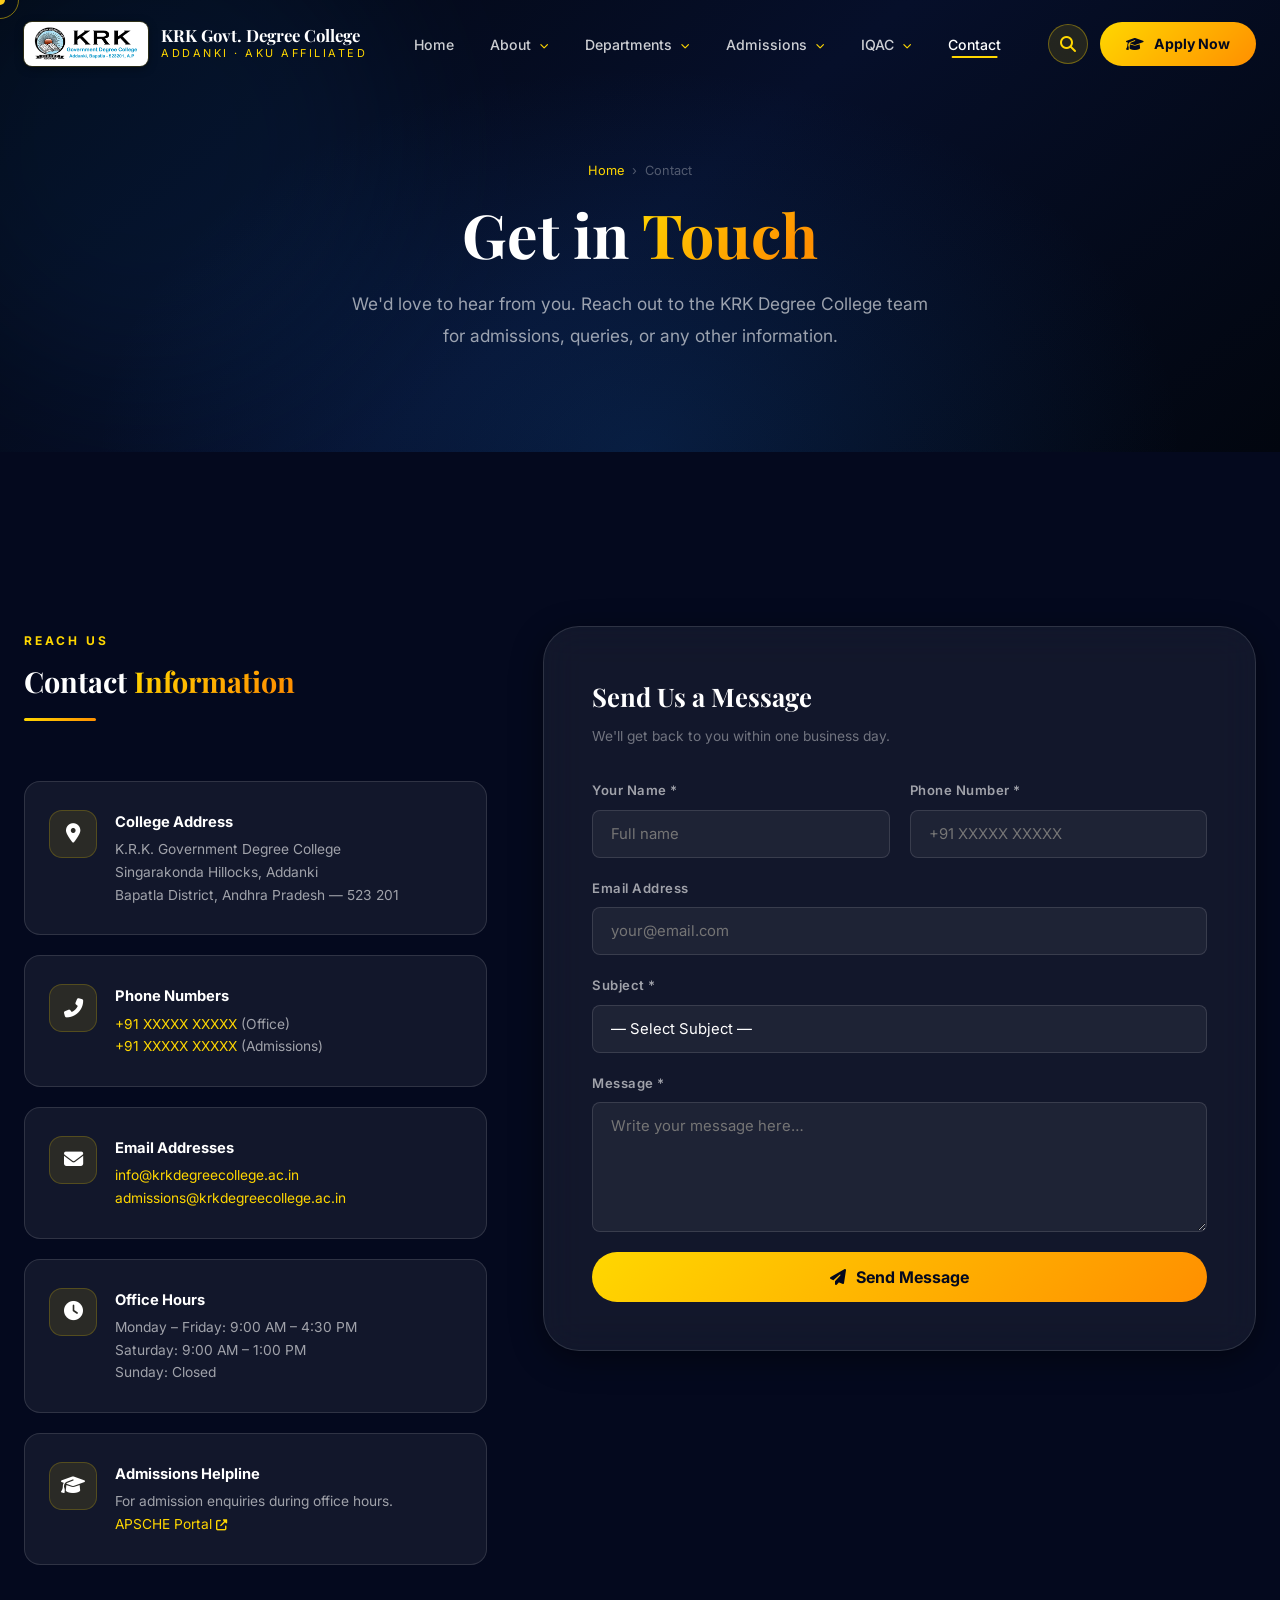
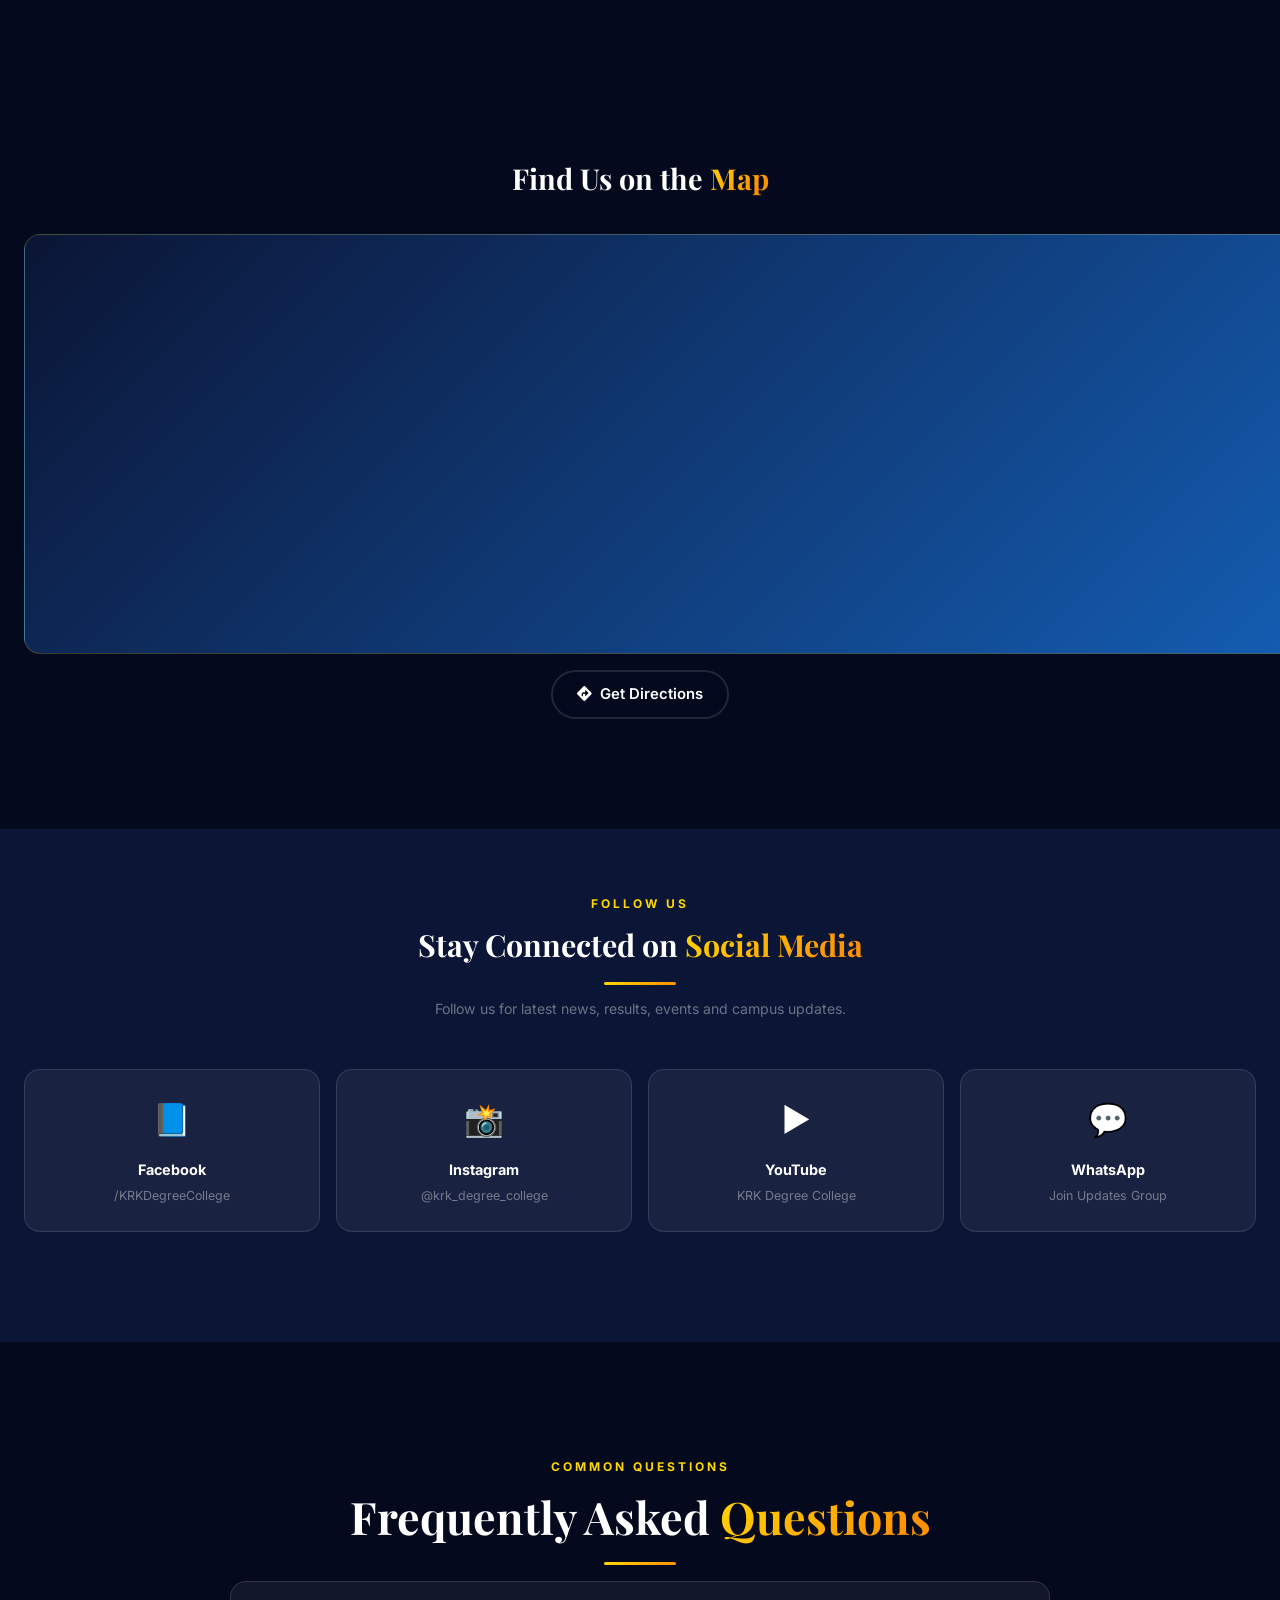
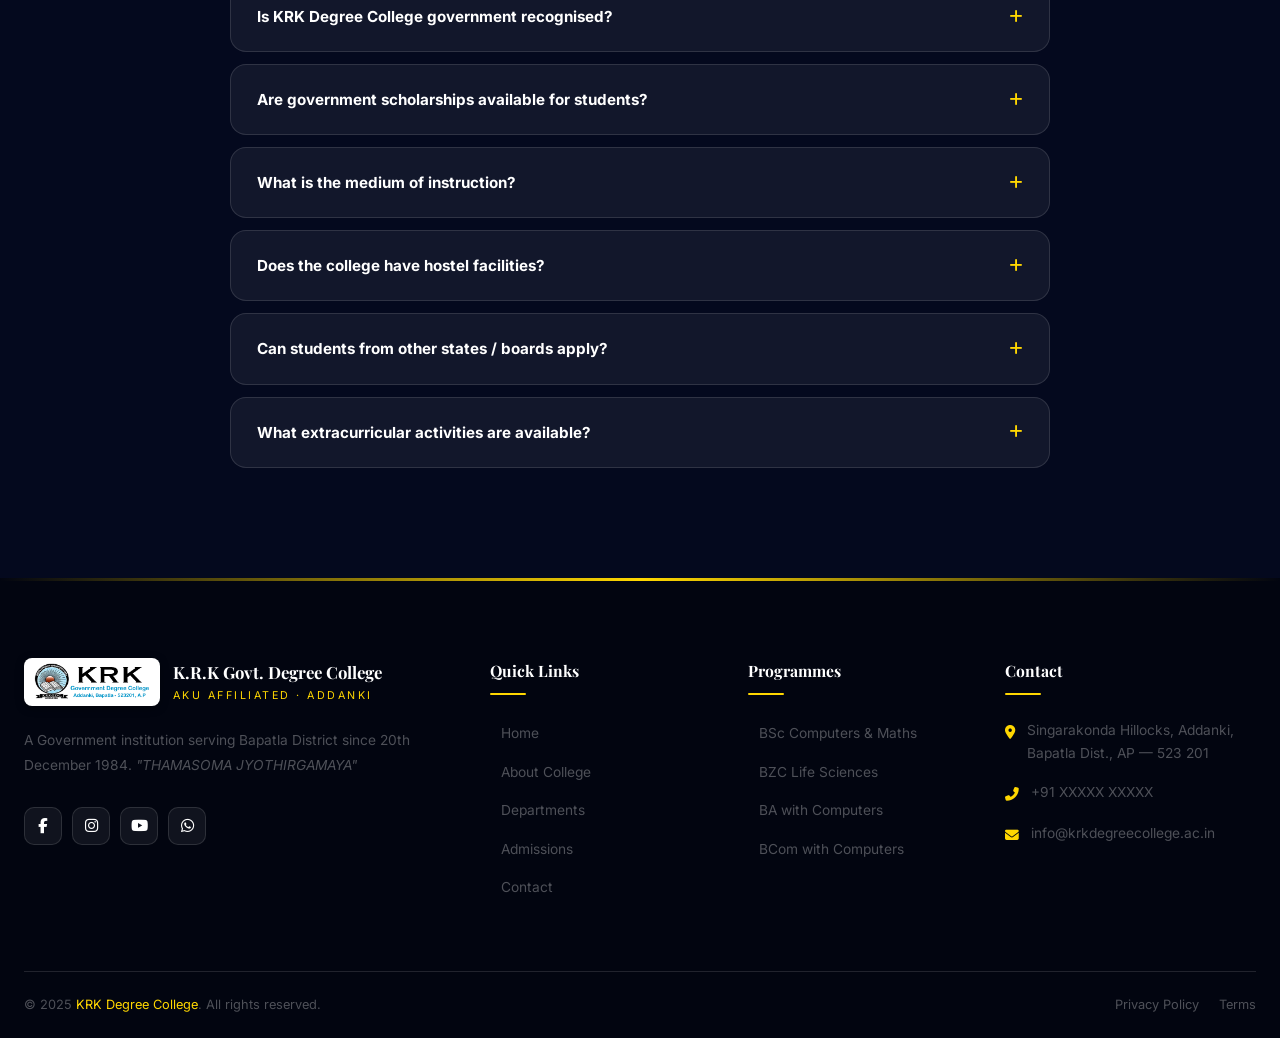
<file: contact.html>
<!DOCTYPE html>
<html lang="en">
<head>
  <meta charset="UTF-8"/>
  <meta name="viewport" content="width=device-width, initial-scale=1.0"/>
  <title>Contact — KRK Degree College</title>
  <link rel="stylesheet" href="css/style.css"/>
  <link rel="preconnect" href="https://fonts.googleapis.com"/>
  <link rel="preconnect" href="https://fonts.gstatic.com" crossorigin/>
  <link rel="stylesheet" href="https://cdnjs.cloudflare.com/ajax/libs/font-awesome/6.5.0/css/all.min.css"/>
  <style>
    .contact-layout { display:grid;grid-template-columns:1.3fr 2fr;gap:56px;align-items:start;margin-top:64px; }

    .contact-info-stack { display:flex;flex-direction:column;gap:20px; }
    .ci-card {
      padding:28px 24px;border-radius:var(--rad-md);
      background:var(--glass);border:1px solid var(--glass-b);
      display:flex;gap:18px;align-items:flex-start;transition:var(--tr);
    }
    .ci-card:hover { border-color:rgba(255,215,0,.3);transform:translateX(5px); }
    .ci-icon {
      width:48px;height:48px;border-radius:13px;flex-shrink:0;
      background:rgba(255,215,0,.1);border:1px solid rgba(255,215,0,.2);
      display:flex;align-items:center;justify-content:center;font-size:1.2rem;
      transition:var(--tr-bounce);
    }
    .ci-card:hover .ci-icon { background:var(--grad-gold);transform:scale(1.1) rotate(6deg); }
    .ci-title { font-weight:700;font-size:.92rem;margin-bottom:4px; }
    .ci-val   { color:var(--w60);font-size:.86rem;line-height:1.65; }
    .ci-link  { color:var(--gold);text-decoration:none;transition:opacity .25s; }
    .ci-link:hover { opacity:.75; }

    .contact-form-card { padding:48px; border-radius:var(--rad-xl); }

    .form-group { display:flex;flex-direction:column;gap:8px;margin-bottom:20px; }
    .form-group label { font-size:.82rem;font-weight:600;color:var(--w60);letter-spacing:.5px; }
    .form-group input, .form-group select, .form-group textarea {
      padding:14px 18px;border-radius:var(--rad-sm);
      background:rgba(255,255,255,.05);border:1px solid var(--glass-b);
      color:var(--white);font-family:var(--font-b);font-size:.93rem;outline:none;
      transition:border-color .3s;-webkit-appearance:none;
    }
    .form-group input:focus,.form-group select:focus,.form-group textarea:focus {
      border-color:var(--gold);box-shadow:0 0 0 3px rgba(255,215,0,.1);
    }
    .form-group select option { background:var(--navy); }
    .form-group textarea { min-height:130px;resize:vertical; }
    .form-row2 { display:grid;grid-template-columns:1fr 1fr;gap:20px; }
    .form-submit {
      width:100%;padding:15px;border-radius:var(--rad-pill);
      background:var(--grad-gold);color:var(--navy);
      font-family:var(--font-b);font-size:1rem;font-weight:700;
      border:none;cursor:pointer;transition:all .3s;margin-top:8px;
      display:flex;align-items:center;justify-content:center;gap:10px;
    }
    .form-submit:hover { transform:translateY(-2px);box-shadow:0 12px 35px rgba(255,215,0,.4); }

    .map-section { margin-top:80px; }
    .map-wrap {
      border-radius:var(--rad-xl);overflow:hidden;
      border:1px solid var(--glass-b);
      background:linear-gradient(135deg,var(--navy-mid),var(--blue));
      aspect-ratio:21/6;display:flex;align-items:center;justify-content:center;
      position:relative;min-height:280px;
    }
    .map-placeholder { text-align:center; }
    .map-pin { font-size:4rem;animation:float 4s ease-in-out infinite; }
    .map-placeholder h3 { font-family:var(--font-d);font-size:1.4rem;margin:16px 0 8px; }
    .map-placeholder p  { color:var(--w40);font-size:.88rem; }
    .map-placeholder a  { color:var(--gold);font-size:.88rem;display:inline-flex;align-items:center;gap:6px;margin-top:12px;text-decoration:none; }
    .map-placeholder a:hover { text-decoration:underline; }

    .faq-grid { display:flex;flex-direction:column;gap:12px;margin-top:56px; }
    .faq-item {
      border-radius:var(--rad-md);background:var(--glass);border:1px solid var(--glass-b);
      overflow:hidden;transition:border-color .3s;
    }
    .faq-item.open { border-color:rgba(255,215,0,.3); }
    .faq-q {
      padding:22px 26px;font-weight:700;font-size:.95rem;cursor:pointer;
      display:flex;justify-content:space-between;align-items:center;
      transition:color .25s;
    }
    .faq-q:hover { color:var(--gold); }
    .faq-q .fa { color:var(--gold);transition:transform .3s; }
    .faq-item.open .fa { transform:rotate(45deg); }
    .faq-a {
      max-height:0;overflow:hidden;transition:max-height .4s ease,padding .3s ease;
      padding:0 26px;color:var(--w60);font-size:.88rem;line-height:1.8;
    }
    .faq-item.open .faq-a { max-height:200px;padding:0 26px 22px; }

    .social-contact-grid { display:grid;grid-template-columns:repeat(4,1fr);gap:16px;margin-top:48px; }
    .sc-card {
      padding:24px 20px;border-radius:var(--rad-md);text-align:center;
      background:var(--glass);border:1px solid var(--glass-b);
      transition:var(--tr);cursor:pointer;text-decoration:none;
    }
    .sc-card:hover { transform:translateY(-6px); }
    .sc-icon { font-size:2rem;margin-bottom:12px;display:block; }
    .sc-name { font-weight:700;font-size:.9rem;margin-bottom:4px; }
    .sc-handle { color:var(--w40);font-size:.78rem; }
    .sc-fb:hover   { border-color:rgba(66,103,178,.4);background:rgba(66,103,178,.1); }
    .sc-ig:hover   { border-color:rgba(225,48,108,.4);background:rgba(225,48,108,.1); }
    .sc-yt:hover   { border-color:rgba(255,0,0,.4);background:rgba(255,0,0,.1); }
    .sc-wa:hover   { border-color:rgba(37,211,102,.4);background:rgba(37,211,102,.1); }

    @media(max-width:900px){
      .contact-layout { grid-template-columns:1fr; }
      .form-row2 { grid-template-columns:1fr; }
      .social-contact-grid { grid-template-columns:repeat(2,1fr); }
    }
    @media(max-width:540px){
      .contact-form-card { padding:28px 20px; }
    }
  </style>
</head>
<body>

<div class="cur-dot"></div>
<div class="cur-ring"></div>

<!-- ── Navbar ── -->
<header id="nav">
  <div class="nav-inner">
    <a href="index.html" class="nav-logo">
      <img src="images/krk-logo.png" alt="KRK Emblem" class="nav-emblem-img">
      <div>
        <div class="nav-logo-name">KRK Govt. Degree College</div>
        <div class="nav-logo-sub">Addanki · AKU Affiliated</div>
      </div>
    </a>
    <nav role="navigation">
      <ul class="nav-links">
        <li><a href="index.html">Home</a></li>

        <li class="has-drop">
          <a href="about.html">About <i class="fas fa-chevron-down nav-chevron"></i></a>
          <ul class="nav-dropdown">
            <li><a href="about.html#vision"><i class="fas fa-eye"></i> Vision &amp; Mission</a></li>
            <li><a href="about.html#principal"><i class="fas fa-user-tie"></i> Principal's Message</a></li>
            <li><a href="about.html#history"><i class="fas fa-landmark"></i> History &amp; Legacy</a></li>
            <li><a href="about.html#leadership"><i class="fas fa-users"></i> Leadership Team</a></li>
            <li><a href="about.html#infrastructure"><i class="fas fa-building"></i> Campus &amp; Facilities</a></li>
          </ul>
        </li>

        <li class="has-drop">
          <a href="departments.html">Departments <i class="fas fa-chevron-down nav-chevron"></i></a>
          <ul class="nav-dropdown">
            <li><a href="departments.html#bsc"><i class="fas fa-flask"></i> BSc &mdash; Computers &amp; Maths</a></li>
            <li><a href="departments.html#bzc"><i class="fas fa-leaf"></i> BZC &mdash; Life Sciences</a></li>
            <li><a href="departments.html#bcom"><i class="fas fa-book-open"></i> BA with Computers</a></li>
            <li><a href="departments.html#bcom"><i class="fas fa-briefcase"></i> BCom with Computers</a></li>
          </ul>
        </li>

        <li class="has-drop">
          <a href="admissions.html">Admissions <i class="fas fa-chevron-down nav-chevron"></i></a>
          <ul class="nav-dropdown">
            <li><a href="admissions.html"><i class="fas fa-file-alt"></i> How to Apply</a></li>
            <li><a href="admissions.html#eligibility"><i class="fas fa-check-circle"></i> Eligibility</a></li>
            <li><a href="admissions.html#fees"><i class="fas fa-rupee-sign"></i> Fee Structure</a></li>
            <li><a href="admissions.html#dates"><i class="fas fa-calendar-alt"></i> Important Dates</a></li>
            <li><a href="admissions.html#apply-form"><i class="fas fa-paper-plane"></i> Apply Online</a></li>
          </ul>
        </li>

        <li class="has-drop">
          <a href="#">IQAC <i class="fas fa-chevron-down nav-chevron"></i></a>
          <ul class="nav-dropdown">
            <li><a href="#"><i class="fas fa-award"></i> NAAC Accreditation</a></li>
            <li><a href="#"><i class="fas fa-clipboard-check"></i> IQAC Activities</a></li>
            <li><a href="#"><i class="fas fa-book"></i> Research &amp; Publications</a></li>
            <li><a href="#"><i class="fas fa-chalkboard-teacher"></i> Workshops &amp; Seminars</a></li>
          </ul>
        </li>

        <li><a href="contact.html" class="active">Contact</a></li>
      </ul>
    </nav>
    <div class="nav-right" style="display:flex;align-items:center;gap:12px;">
      <button class="search-btn" aria-label="Search" onclick="toggleSearch()"><i class="fas fa-search"></i></button>
      <a href="admissions.html" class="btn btn-gold nav-apply-btn" style="padding:10px 26px;font-size:.88rem;">
        <i class="fas fa-graduation-cap"></i> Apply Now
      </a>
      <button class="hamburger" aria-label="Toggle menu"><span></span><span></span><span></span></button>
    </div>
  </div>
</header>

<div class="search-overlay" id="searchOverlay" onclick="handleOverlayClick(event)">
  <div class="search-modal">
    <div class="search-header">
      <i class="fas fa-search search-icon-lg"></i>
      <input type="text" id="searchInput" placeholder="Search departments, courses, facilities…" oninput="runSearch(this.value)" autocomplete="off">
      <button class="search-close" onclick="closeSearch()"><i class="fas fa-times"></i></button>
    </div>
    <div class="search-results" id="searchResults">
      <div class="search-hint">Start typing to search…</div>
    </div>
  </div>
</div>

<div class="mobile-nav">
  <a href="index.html" class="mob-link"><i class="fas fa-home"></i> Home</a>

  <div class="mob-group">
    <button class="mob-head" onclick="toggleMob(this)">
      <span><i class="fas fa-university"></i> About</span>
      <i class="fas fa-chevron-down mob-arrow"></i>
    </button>
    <div class="mob-sub">
      <a href="about.html#vision">Vision &amp; Mission</a>
      <a href="about.html#principal">Principal's Message</a>
      <a href="about.html#history">History &amp; Legacy</a>
      <a href="about.html#leadership">Leadership Team</a>
      <a href="about.html#infrastructure">Campus &amp; Facilities</a>
    </div>
  </div>

  <div class="mob-group">
    <button class="mob-head" onclick="toggleMob(this)">
      <span><i class="fas fa-graduation-cap"></i> Departments</span>
      <i class="fas fa-chevron-down mob-arrow"></i>
    </button>
    <div class="mob-sub">
      <a href="departments.html#bsc">BSc &mdash; Computers &amp; Maths</a>
      <a href="departments.html#bzc">BZC &mdash; Life Sciences</a>
      <a href="departments.html#bcom">BA with Computers</a>
      <a href="departments.html#bcom">BCom with Computers</a>
    </div>
  </div>

  <div class="mob-group">
    <button class="mob-head" onclick="toggleMob(this)">
      <span><i class="fas fa-file-alt"></i> Admissions</span>
      <i class="fas fa-chevron-down mob-arrow"></i>
    </button>
    <div class="mob-sub">
      <a href="admissions.html">How to Apply</a>
      <a href="admissions.html#eligibility">Eligibility</a>
      <a href="admissions.html#fees">Fee Structure</a>
      <a href="admissions.html#dates">Important Dates</a>
    </div>
  </div>

  <div class="mob-group">
    <button class="mob-head" onclick="toggleMob(this)">
      <span><i class="fas fa-award"></i> IQAC</span>
      <i class="fas fa-chevron-down mob-arrow"></i>
    </button>
    <div class="mob-sub">
      <a href="#">NAAC Accreditation</a>
      <a href="#">IQAC Activities</a>
      <a href="#">Research &amp; Publications</a>
      <a href="#">Workshops &amp; Seminars</a>
    </div>
  </div>

  <a href="contact.html" class="mob-link"><i class="fas fa-envelope"></i> Contact</a>
  <a href="admissions.html" class="btn btn-gold" style="margin-top:20px;width:100%;max-width:340px;justify-content:center;">
    <i class="fas fa-graduation-cap"></i> Apply Now
  </a>
</div>

<!-- ── Inner Hero ── -->
<section class="inner-hero">
  <div class="orb" style="width:500px;height:500px;background:var(--blue);top:-100px;left:-100px;opacity:.1;filter:blur(80px);"></div>
  <div class="container">
    <div class="breadcrumb"><a href="index.html">Home</a> › <span>Contact</span></div>
    <h1 class="inner-title">Get in <span class="grad-text">Touch</span></h1>
    <p class="inner-desc">We'd love to hear from you. Reach out to the KRK Degree College team for admissions, queries, or any other information.</p>
  </div>
</section>

<!-- ── Contact Grid ── -->
<section class="section">
  <div class="container">
    <div class="contact-layout">

      <!-- Info cards -->
      <div class="contact-info-stack reveal-l">
        <div style="margin-bottom:8px;">
          <span class="section-label">Reach Us</span>
          <h2 class="section-title" style="font-size:1.8rem;">Contact <span class="grad-text">Information</span></h2>
          <div class="gold-line"></div>
        </div>

        <div class="ci-card">
          <div class="ci-icon"><i class="fas fa-map-marker-alt"></i></div>
          <div>
            <div class="ci-title">College Address</div>
            <div class="ci-val">K.R.K. Government Degree College<br>Singarakonda Hillocks, Addanki<br>Bapatla District, Andhra Pradesh — 523 201</div>
          </div>
        </div>

        <div class="ci-card">
          <div class="ci-icon"><i class="fas fa-phone-alt"></i></div>
          <div>
            <div class="ci-title">Phone Numbers</div>
            <div class="ci-val">
              <a href="tel:+91XXXXXXXXXX" class="ci-link">+91 XXXXX XXXXX</a> (Office)<br>
              <a href="tel:+91XXXXXXXXXX" class="ci-link">+91 XXXXX XXXXX</a> (Admissions)
            </div>
          </div>
        </div>

        <div class="ci-card">
          <div class="ci-icon"><i class="fas fa-envelope"></i></div>
          <div>
            <div class="ci-title">Email Addresses</div>
            <div class="ci-val">
              <a href="mailto:info@krkdegreecollege.ac.in" class="ci-link">info@krkdegreecollege.ac.in</a><br>
              <a href="mailto:admissions@krkdegreecollege.ac.in" class="ci-link">admissions@krkdegreecollege.ac.in</a>
            </div>
          </div>
        </div>

        <div class="ci-card">
          <div class="ci-icon"><i class="fas fa-clock"></i></div>
          <div>
            <div class="ci-title">Office Hours</div>
            <div class="ci-val">
              Monday – Friday: 9:00 AM – 4:30 PM<br>
              Saturday: 9:00 AM – 1:00 PM<br>
              Sunday: Closed
            </div>
          </div>
        </div>

        <div class="ci-card">
          <div class="ci-icon"><i class="fas fa-graduation-cap"></i></div>
          <div>
            <div class="ci-title">Admissions Helpline</div>
            <div class="ci-val">For admission enquiries during office hours.<br>
              <a href="https://apsche.ap.gov.in" target="_blank" rel="noopener" class="ci-link">
                APSCHE Portal <i class="fas fa-external-link-alt" style="font-size:.7rem;"></i>
              </a>
            </div>
          </div>
        </div>
      </div>

      <!-- Contact form -->
      <div class="reveal-r">
        <div class="contact-form-card glass-card">
          <h3 style="font-family:var(--font-d);font-size:1.6rem;font-weight:700;margin-bottom:8px;">Send Us a Message</h3>
          <p style="color:var(--w40);font-size:.86rem;margin-bottom:32px;">We'll get back to you within one business day.</p>

          <form onsubmit="handleContact(event)">
            <div class="form-row2">
              <div class="form-group">
                <label>Your Name *</label>
                <input type="text" placeholder="Full name" required/>
              </div>
              <div class="form-group">
                <label>Phone Number *</label>
                <input type="tel" placeholder="+91 XXXXX XXXXX" required/>
              </div>
            </div>
            <div class="form-group">
              <label>Email Address</label>
              <input type="email" placeholder="your@email.com"/>
            </div>
            <div class="form-group">
              <label>Subject *</label>
              <select required>
                <option value="" disabled selected>— Select Subject —</option>
                <option>Admission Enquiry</option>
                <option>Fee &amp; Scholarship Information</option>
                <option>Department / Course Details</option>
                <option>Transfer Certificate Request</option>
                <option>Events &amp; Notices</option>
                <option>General Enquiry</option>
                <option>Alumni Relations</option>
              </select>
            </div>
            <div class="form-group">
              <label>Message *</label>
              <textarea placeholder="Write your message here…" required></textarea>
            </div>
            <button type="submit" class="form-submit">
              <i class="fas fa-paper-plane"></i> Send Message
            </button>
          </form>
        </div>
      </div>

    </div>
  </div>
</section>

<!-- ── Map ── -->
<section class="section map-section" style="padding-top:0;">
  <div class="container">
    <h2 style="font-family:var(--font-d);font-size:1.8rem;margin-bottom:32px;text-align:center;">
      Find Us on the <span class="grad-text">Map</span>
    </h2>
    <div class="map-wrap reveal" style="height:420px;border-radius:16px;overflow:hidden;border:1px solid rgba(255,215,0,.2);">
      <iframe
        src="https://maps.google.com/maps?q=15.845614,79.967306&z=16&output=embed"
        width="100%" height="100%"
        style="border:0;display:block;"
        allowfullscreen
        loading="lazy"
        referrerpolicy="no-referrer-when-downgrade"
        title="KRK Degree College Location">
      </iframe>
    </div>
    <div style="text-align:center;margin-top:16px;">
      <a href="https://maps.google.com/?q=15.845614,79.967306" target="_blank" rel="noopener" class="btn btn-outline" style="display:inline-flex;align-items:center;gap:8px;padding:10px 24px;">
        <i class="fas fa-directions"></i> Get Directions
      </a>
    </div>
  </div>
</section>

<!-- ── Social Media ── -->
<section class="section" style="padding-top:60px;background:var(--navy-mid);">
  <div class="container">
    <div style="text-align:center;margin-bottom:16px;">
      <span class="section-label">Follow Us</span>
      <h2 class="section-title" style="font-size:1.9rem;">Stay Connected on <span class="grad-text">Social Media</span></h2>
      <div class="gold-line" style="margin:16px auto 0;"></div>
      <p style="color:var(--w40);font-size:.88rem;margin-top:12px;">Follow us for latest news, results, events and campus updates.</p>
    </div>
    <div class="social-contact-grid">
      <a href="#" class="sc-card sc-fb" target="_blank" rel="noopener">
        <span class="sc-icon">📘</span>
        <div class="sc-name">Facebook</div>
        <div class="sc-handle">/KRKDegreeCollege</div>
      </a>
      <a href="#" class="sc-card sc-ig" target="_blank" rel="noopener">
        <span class="sc-icon">📸</span>
        <div class="sc-name">Instagram</div>
        <div class="sc-handle">@krk_degree_college</div>
      </a>
      <a href="#" class="sc-card sc-yt" target="_blank" rel="noopener">
        <span class="sc-icon">▶️</span>
        <div class="sc-name">YouTube</div>
        <div class="sc-handle">KRK Degree College</div>
      </a>
      <a href="#" class="sc-card sc-wa" target="_blank" rel="noopener">
        <span class="sc-icon">💬</span>
        <div class="sc-name">WhatsApp</div>
        <div class="sc-handle">Join Updates Group</div>
      </a>
    </div>
  </div>
</section>

<!-- ── FAQ ── -->
<section class="section">
  <div class="container">
    <div style="text-align:center;margin-bottom:16px;">
      <span class="section-label">Common Questions</span>
      <h2 class="section-title">Frequently Asked <span class="grad-text">Questions</span></h2>
      <div class="gold-line" style="margin:16px auto 0;"></div>
    </div>
    <div class="faq-grid" style="max-width:820px;margin:0 auto;">

      <div class="faq-item reveal">
        <div class="faq-q" onclick="toggleFaq(this)">
          Is KRK Degree College government recognised?
          <i class="fas fa-plus fa"></i>
        </div>
        <div class="faq-a">Yes. KRK Degree College is fully affiliated with APSCHE (Andhra Pradesh State Council of Higher Education) and recognised by the UGC (University Grants Commission) and AP Government Department of Higher Education.</div>
      </div>

      <div class="faq-item reveal">
        <div class="faq-q" onclick="toggleFaq(this)">
          Are government scholarships available for students?
          <i class="fas fa-plus fa"></i>
        </div>
        <div class="faq-a">Yes. Eligible students can avail of various AP Government scholarships including Jagananna Vidya Deevena (fee reimbursement), PRERANA, and Post-Matric scholarships for SC/ST/BC/Minority students. Our office provides full assistance with scholarship applications.</div>
      </div>

      <div class="faq-item reveal">
        <div class="faq-q" onclick="toggleFaq(this)">
          What is the medium of instruction?
          <i class="fas fa-plus fa"></i>
        </div>
        <div class="faq-a">The primary medium of instruction is English. Telugu is also used where necessary to aid comprehension, particularly in first year for students transitioning from Telugu medium intermediate education.</div>
      </div>

      <div class="faq-item reveal">
        <div class="faq-q" onclick="toggleFaq(this)">
          Does the college have hostel facilities?
          <i class="fas fa-plus fa"></i>
        </div>
        <div class="faq-a">The college does not currently operate its own hostel but can assist students in finding safe, affordable accommodation near the campus. Several approved private hostels are available close to the college.</div>
      </div>

      <div class="faq-item reveal">
        <div class="faq-q" onclick="toggleFaq(this)">
          Can students from other states / boards apply?
          <i class="fas fa-plus fa"></i>
        </div>
        <div class="faq-a">Yes. Students from CBSE, ICSE, and other state boards are welcome to apply. Inter-state migration certificate (eligibility certificate) from APSCHE may be required for students from outside AP.</div>
      </div>

      <div class="faq-item reveal">
        <div class="faq-q" onclick="toggleFaq(this)">
          What extracurricular activities are available?
          <i class="fas fa-plus fa"></i>
        </div>
        <div class="faq-a">KRK offers a wide range of activities: NCC, NSS, Cultural Club, Debate Society, Science Club, Sports teams (cricket, volleyball, athletics), Annual Day, and participation in inter-college competitions.</div>
      </div>

    </div>
  </div>
</section>

<!-- ── Footer ── -->
<footer>
  <div class="container">
    <div class="foot-grid">
      <div>
        <div class="foot-logo-row">
          <img src="images/krk-logo.png" alt="KRK Emblem" class="foot-emblem-img">
          <div>
            <div class="foot-logo-name">K.R.K Govt. Degree College</div>
            <div class="foot-logo-sub">AKU Affiliated · Addanki</div>
          </div>
        </div>
        <p class="foot-desc">A Government institution serving Bapatla District since 20th December 1984. <em>"THAMASOMA JYOTHIRGAMAYA"</em></p>
        <div class="socials">
          <a href="#" class="soc-btn"><i class="fab fa-facebook-f"></i></a>
          <a href="#" class="soc-btn"><i class="fab fa-instagram"></i></a>
          <a href="#" class="soc-btn"><i class="fab fa-youtube"></i></a>
          <a href="#" class="soc-btn"><i class="fab fa-whatsapp"></i></a>
        </div>
      </div>
      <div class="foot-col">
        <h4>Quick Links</h4>
        <ul class="foot-links">
          <li><a href="index.html">Home</a></li>
          <li><a href="about.html">About College</a></li>
          <li><a href="departments.html">Departments</a></li>
          <li><a href="admissions.html">Admissions</a></li>
          <li><a href="contact.html">Contact</a></li>
        </ul>
      </div>
      <div class="foot-col">
        <h4>Programmes</h4>
        <ul class="foot-links">
          <li><a href="departments.html#bsc">BSc Computers &amp; Maths</a></li>
          <li><a href="departments.html#bzc">BZC Life Sciences</a></li>
          <li><a href="departments.html#bcom">BA with Computers</a></li>
          <li><a href="departments.html#bcom">BCom with Computers</a></li>
        </ul>
      </div>
      <div class="foot-col">
        <h4>Contact</h4>
        <div class="foot-contact-item"><span class="fci-icon"><i class="fas fa-map-marker-alt"></i></span><span>Singarakonda Hillocks, Addanki, Bapatla Dist., AP — 523 201</span></div>
        <div class="foot-contact-item"><span class="fci-icon"><i class="fas fa-phone-alt"></i></span><span>+91 XXXXX XXXXX</span></div>
        <div class="foot-contact-item"><span class="fci-icon"><i class="fas fa-envelope"></i></span><span>info@krkdegreecollege.ac.in</span></div>
      </div>
    </div>
    <div class="foot-bottom">
      <div class="foot-copy">&copy; 2025 <span>KRK Degree College</span>. All rights reserved.</div>
      <div class="foot-bl"><a href="#">Privacy Policy</a><a href="#">Terms</a></div>
    </div>
  </div>
</footer>

<script src="js/script.js"></script>
<script>
function handleContact(e) {
  e.preventDefault();
  const btn = e.target.querySelector('.form-submit');
  btn.innerHTML = '<i class="fas fa-check-circle"></i> Message Sent!';
  btn.style.background = 'linear-gradient(135deg,#2e7d32,#66bb6a)';
  btn.style.color = '#fff';
  setTimeout(() => {
    btn.innerHTML = '<i class="fas fa-paper-plane"></i> Send Message';
    btn.style.background = '';
    btn.style.color = '';
    e.target.reset();
  }, 4000);
}

function toggleFaq(btn) {
  const item = btn.parentElement;
  const wasOpen = item.classList.contains('open');
  document.querySelectorAll('.faq-item').forEach(f => f.classList.remove('open'));
  if (!wasOpen) item.classList.add('open');
}
</script>
</body>
</html>
</file>
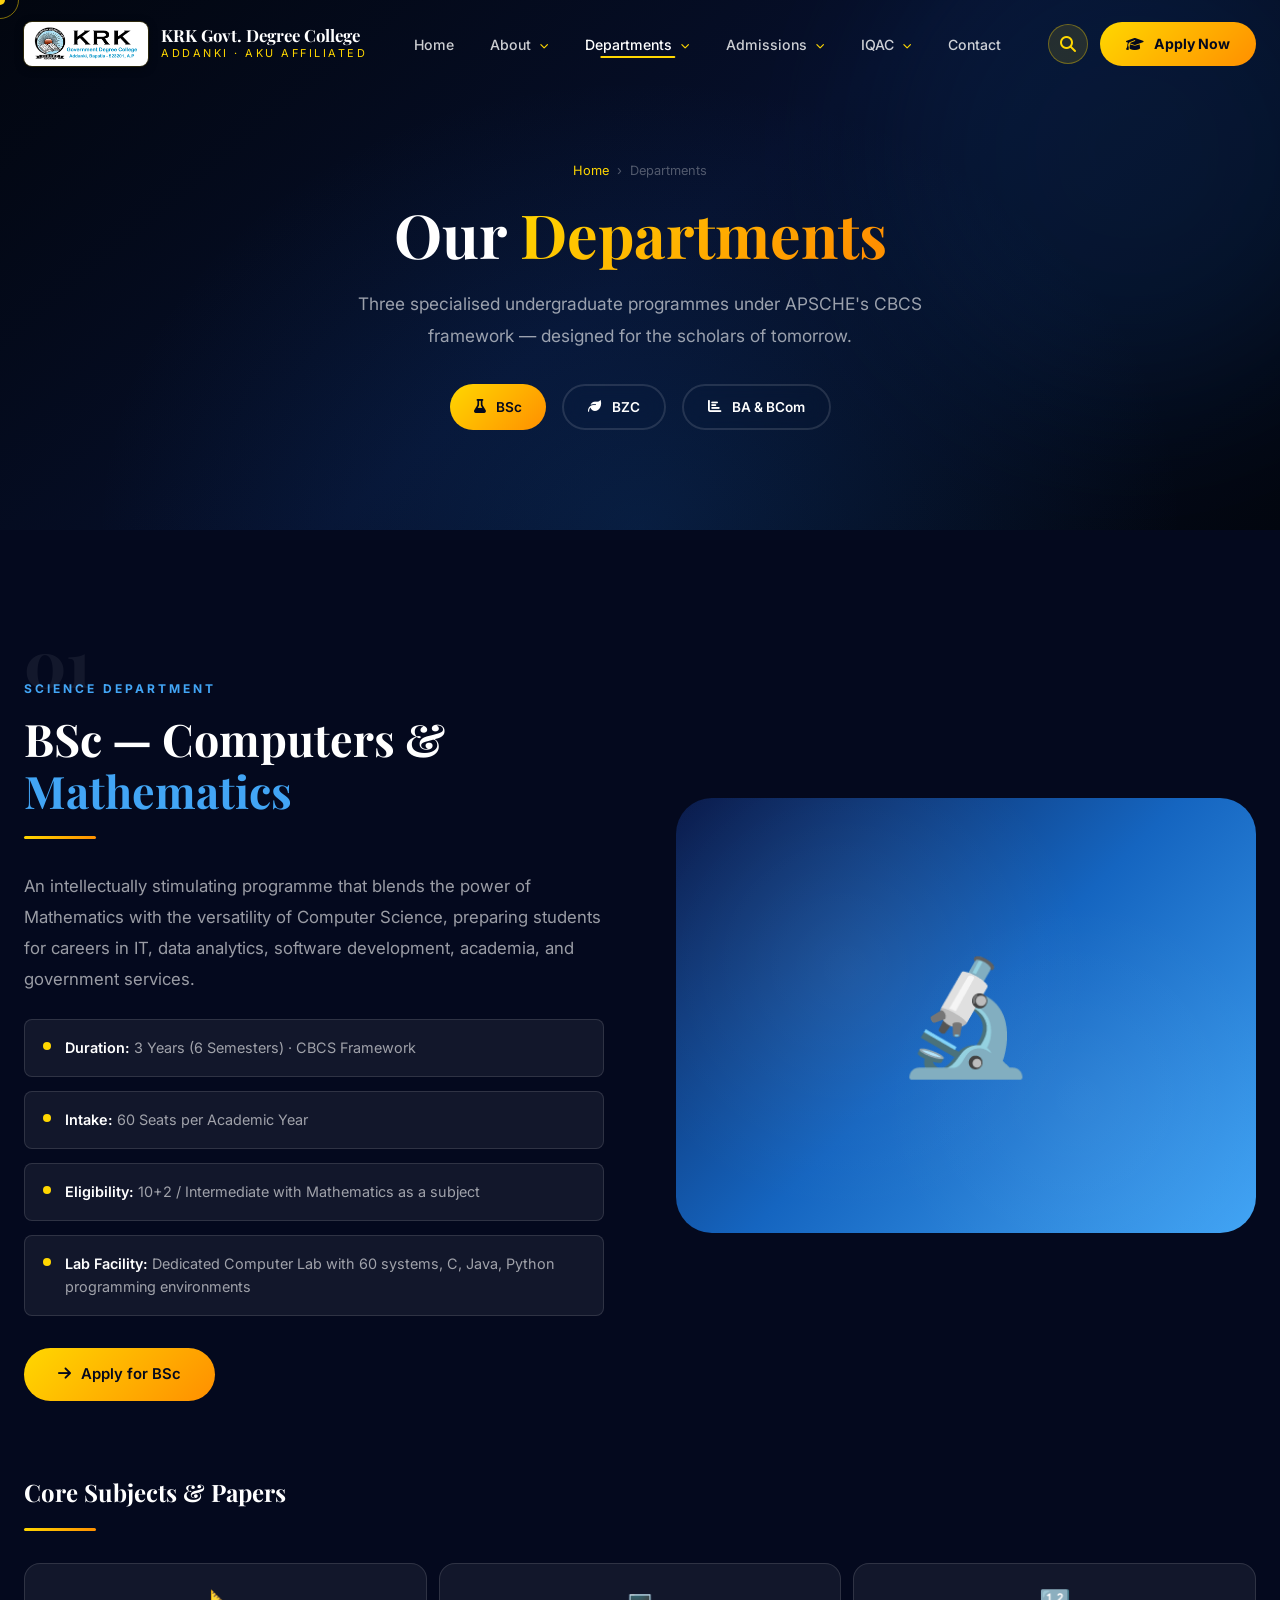
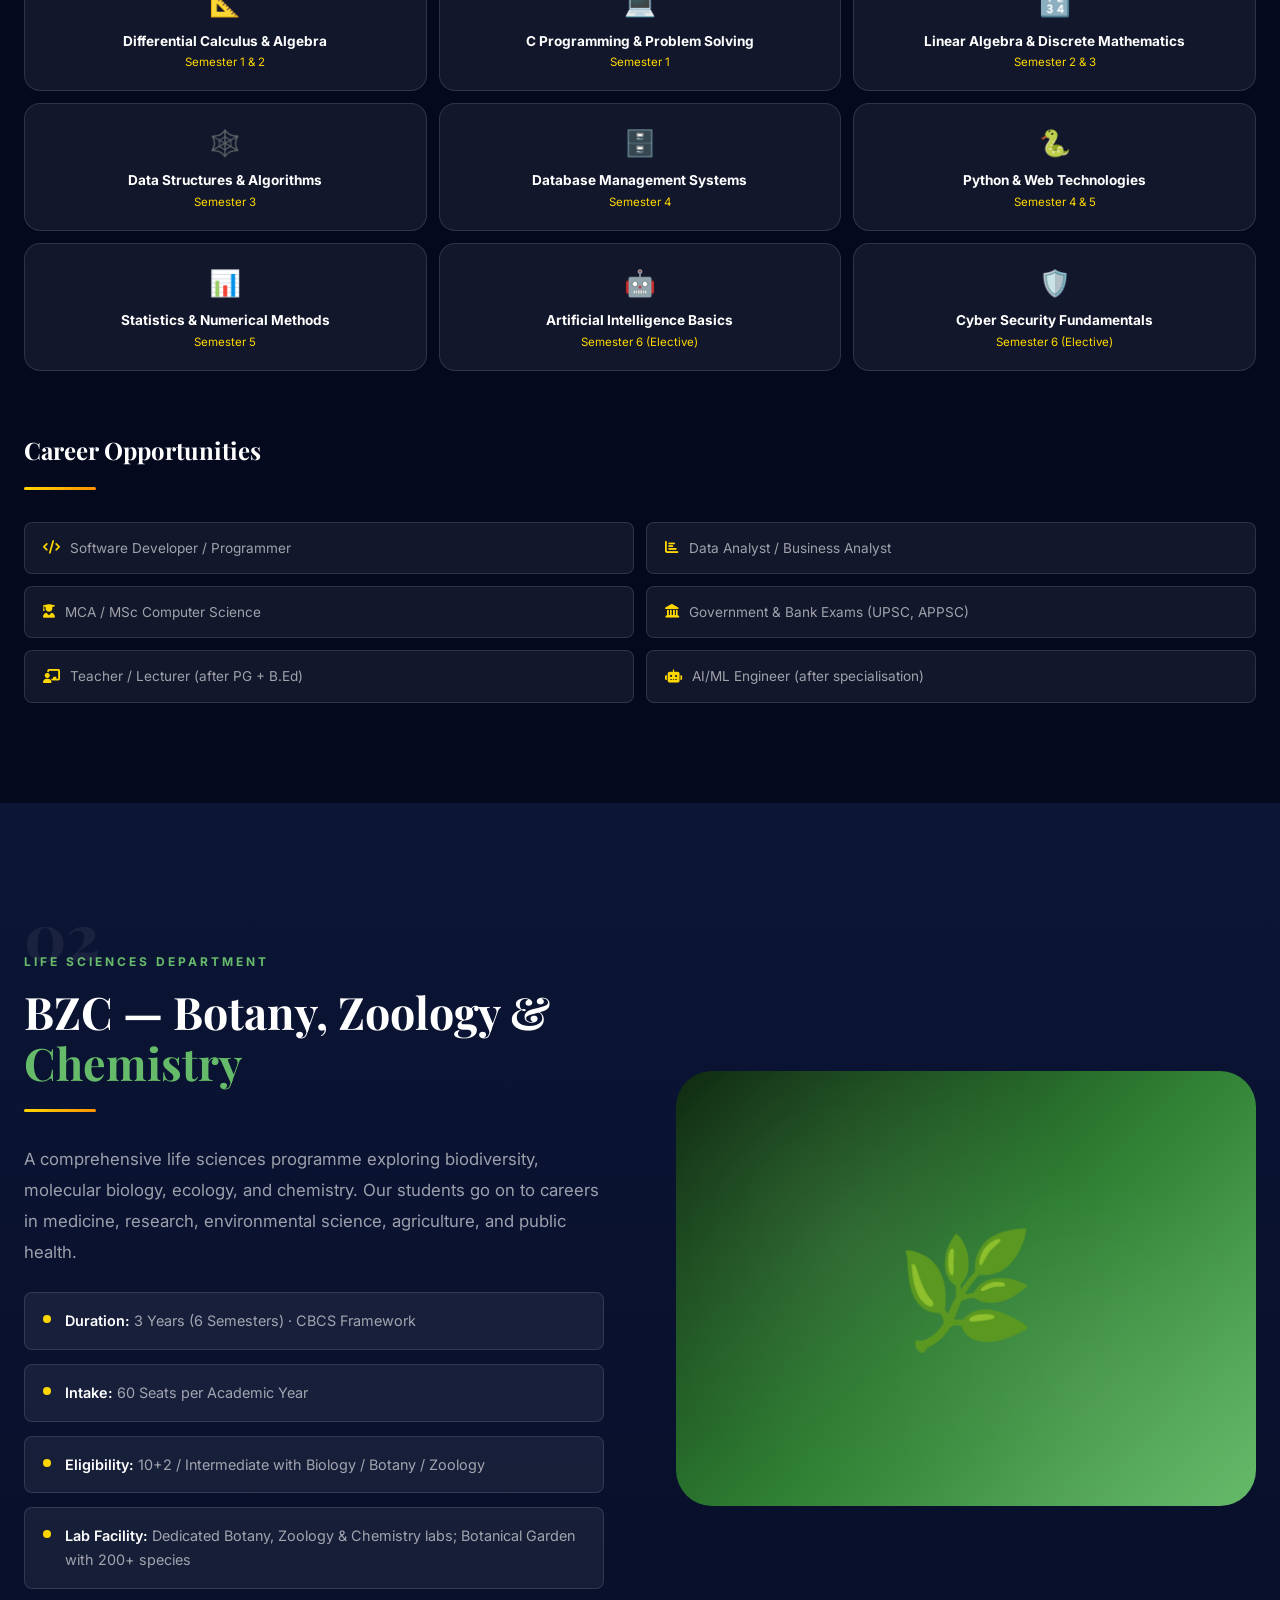
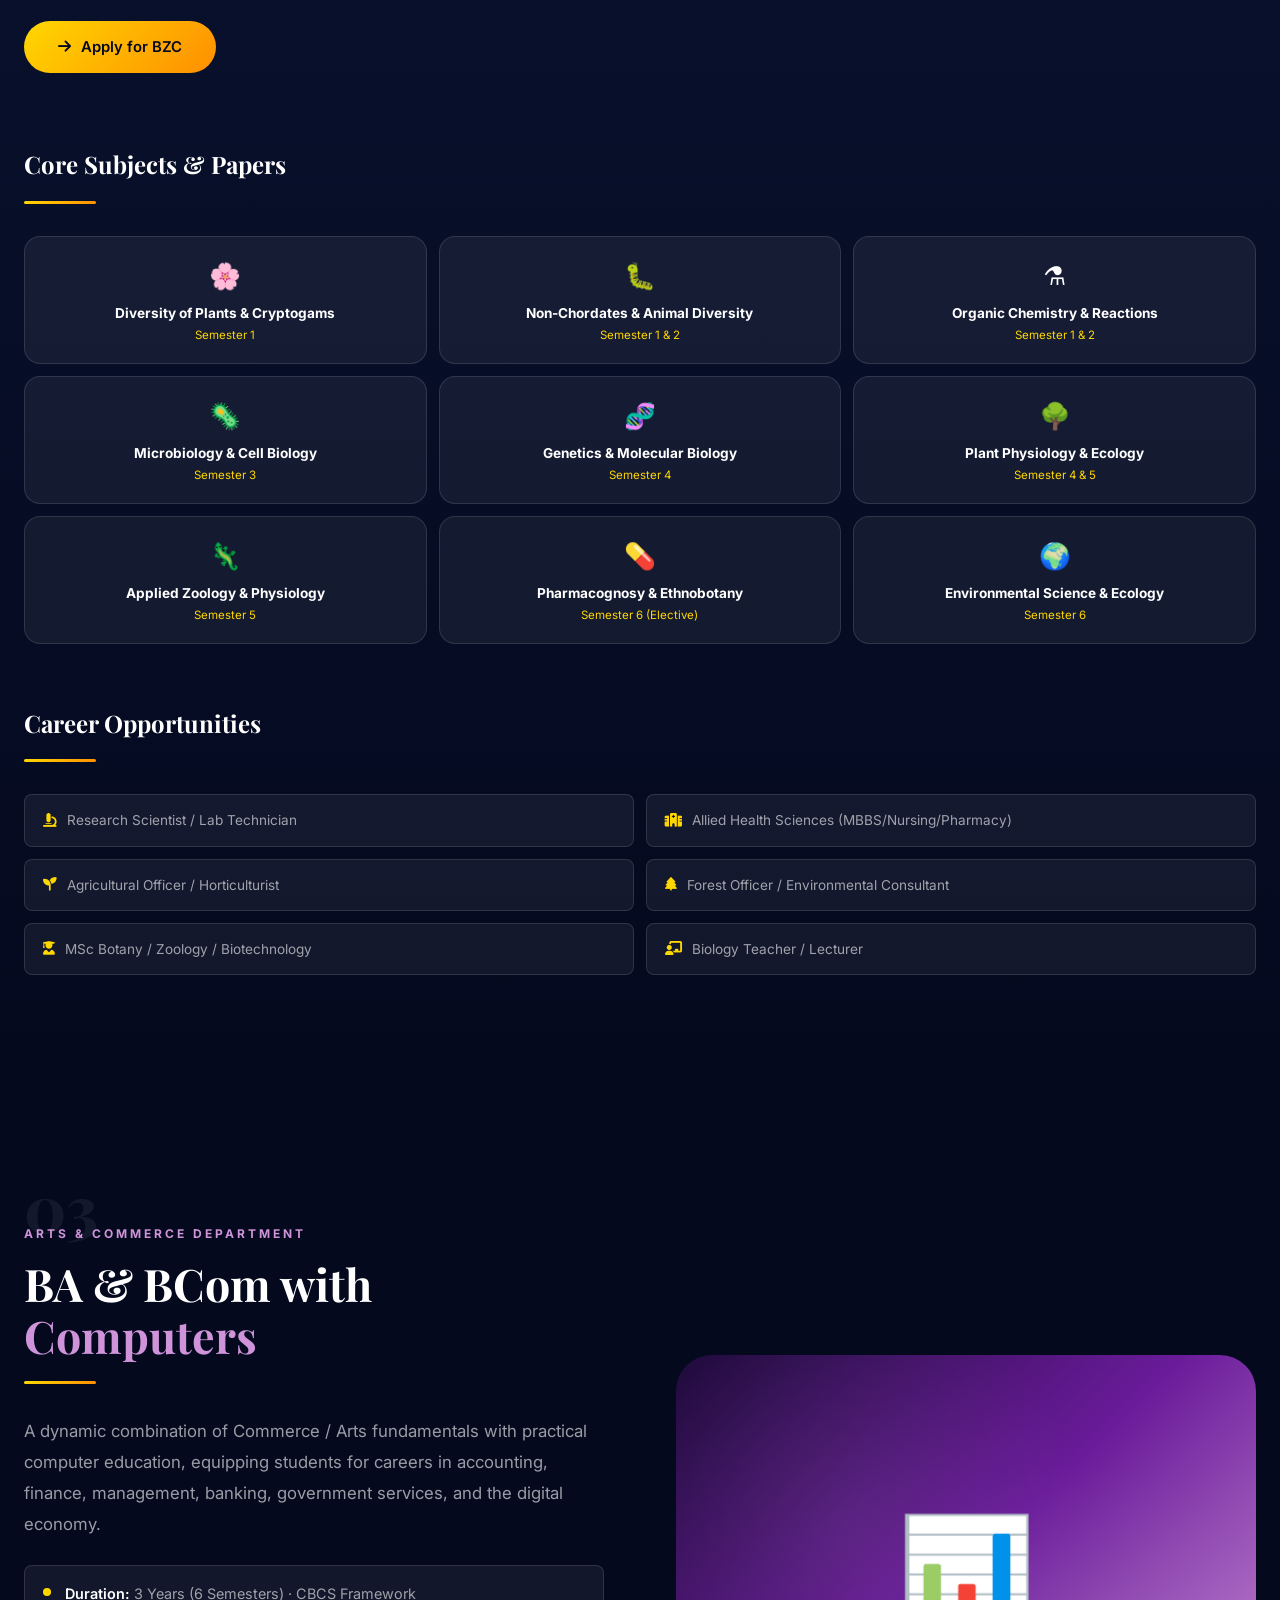
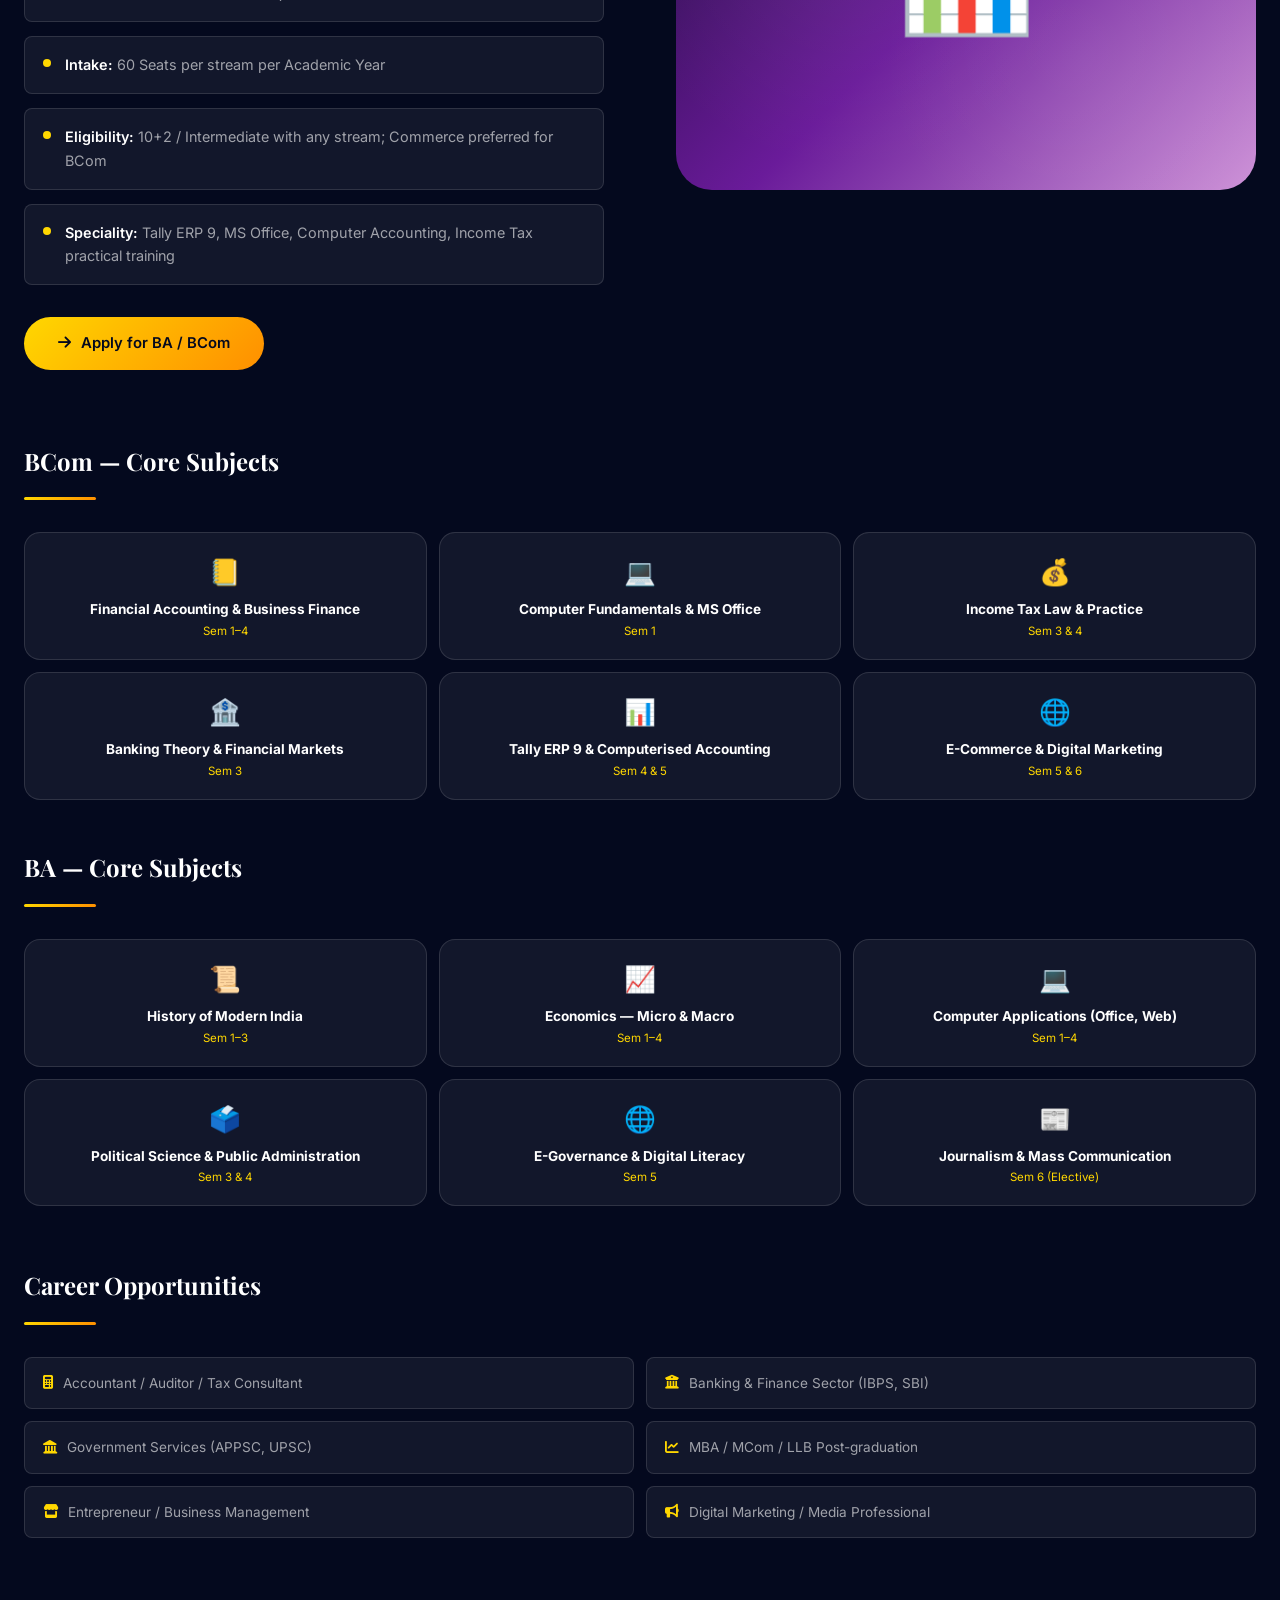
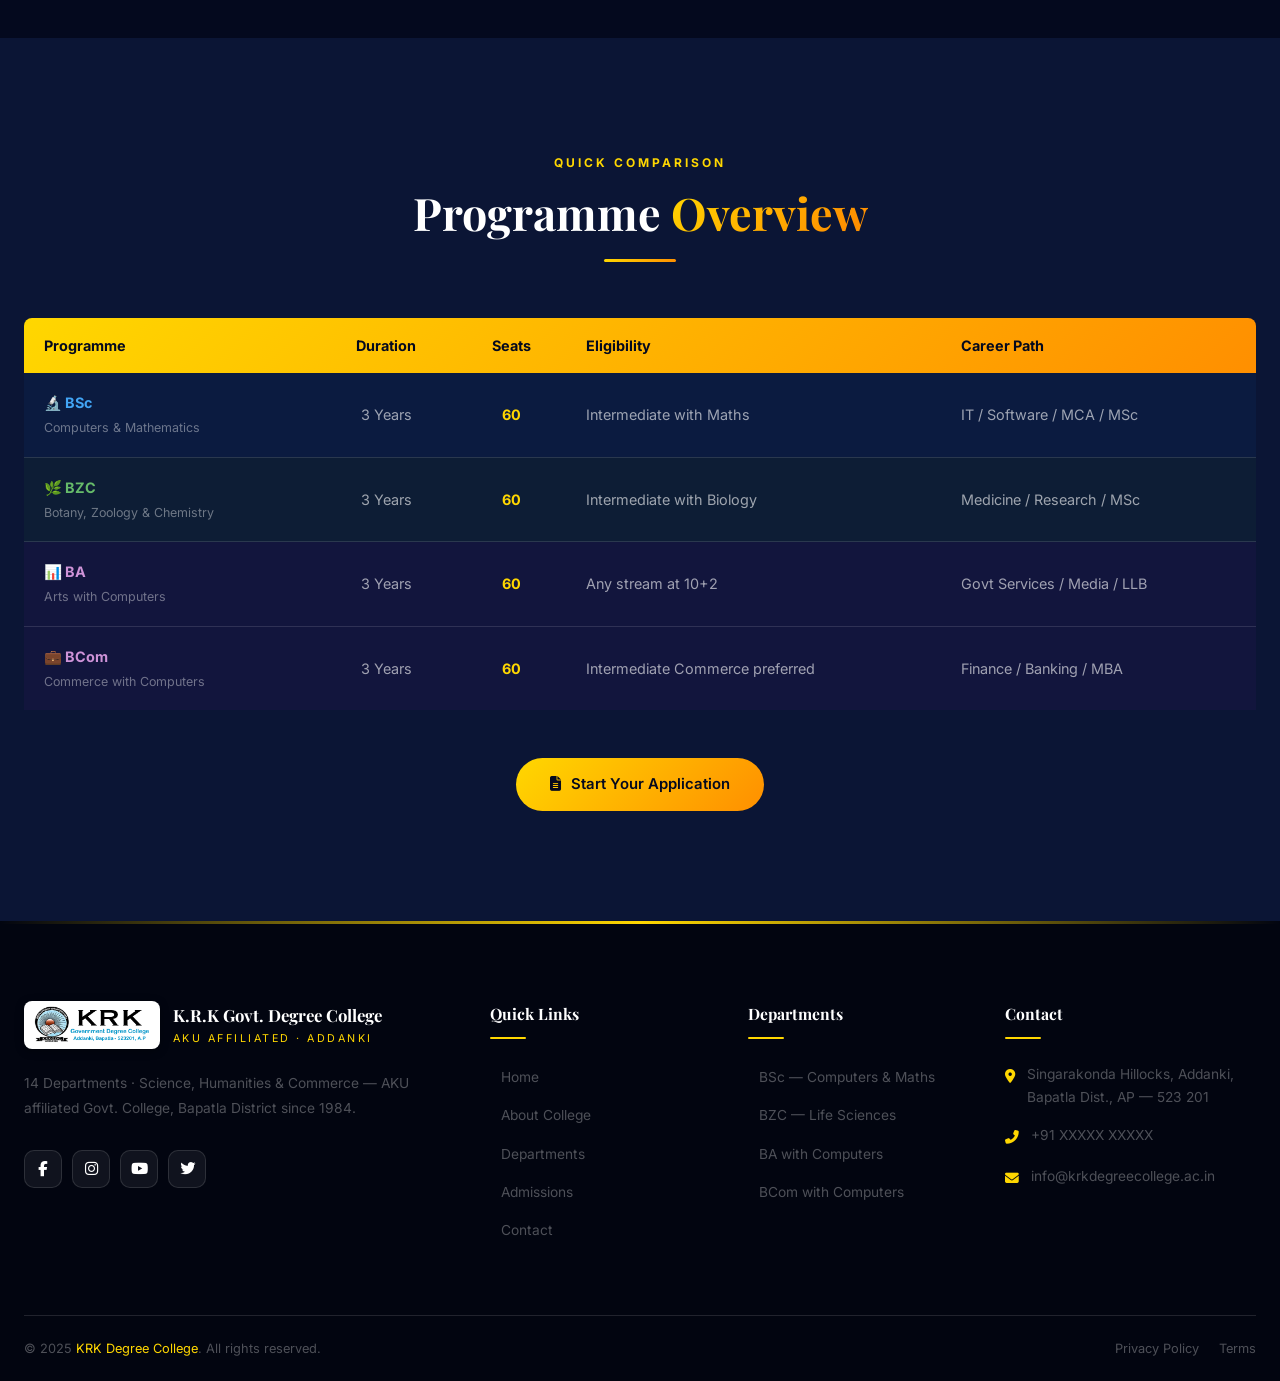
<file: departments.html>
<!DOCTYPE html>
<html lang="en">
<head>
  <meta charset="UTF-8"/>
  <meta name="viewport" content="width=device-width, initial-scale=1.0"/>
  <title>Departments — KRK Degree College</title>
  <link rel="stylesheet" href="css/style.css"/>
  <link rel="preconnect" href="https://fonts.googleapis.com"/>
  <link rel="preconnect" href="https://fonts.gstatic.com" crossorigin/>
  <link rel="stylesheet" href="https://cdnjs.cloudflare.com/ajax/libs/font-awesome/6.5.0/css/all.min.css"/>
  <style>
    /* ─── dept-page extras ─── */
    .dept-detail { padding: 100px 0; }
    .dept-detail:nth-child(even) { background: linear-gradient(180deg,var(--navy-mid),var(--navy)); }

    .dept-detail-grid { display:grid; grid-template-columns:1fr 1fr; gap:72px; align-items:center; }
    .dept-detail-grid.rev { }

    .dept-detail-visual {
      border-radius: var(--rad-xl); overflow:hidden;
      aspect-ratio:4/3; position:relative;
      display:flex; align-items:center; justify-content:center;
    }
    .dv-bg1 { background:linear-gradient(135deg,#0a1a4a,#1565c0,#42a5f5); }
    .dv-bg2 { background:linear-gradient(135deg,#0f2a11,#2e7d32,#66bb6a); }
    .dv-bg3 { background:linear-gradient(135deg,#1e0a3a,#6a1b9a,#ce93d8); }

    .dv-main-icon { font-size:7rem; animation:float 5s ease-in-out infinite; position:relative;z-index:1; }
    .dv-circles {
      position:absolute;inset:0;
      background: radial-gradient(circle at 30% 40%,rgba(255,255,255,.06) 0%,transparent 50%),
                  radial-gradient(circle at 70% 70%,rgba(255,255,255,.04) 0%,transparent 40%);
    }

    .dept-num { font-family:var(--font-d);font-size:4rem;font-weight:800;opacity:.06;line-height:1;margin-bottom:-20px; }

    .feat-list { display:flex;flex-direction:column;gap:14px;margin:24px 0 32px; }
    .feat-item {
      display:flex;gap:14px;align-items:flex-start;padding:16px 18px;
      border-radius:var(--rad-sm);background:var(--glass);border:1px solid var(--glass-b);
      transition:var(--tr);
    }
    .feat-item:hover { border-color:rgba(255,215,0,.25);transform:translateX(5px); }
    .feat-dot { width:8px;height:8px;border-radius:50%;background:var(--gold);margin-top:6px;flex-shrink:0; }
    .feat-text { color:var(--w60);font-size:.9rem;line-height:1.65; }
    .feat-strong { color:var(--white);font-weight:600; }

    .subject-grid { display:grid;grid-template-columns:repeat(3,1fr);gap:12px;margin:28px 0; }
    .subj-card {
      padding:18px 16px;border-radius:var(--rad-md);text-align:center;
      background:var(--glass);border:1px solid var(--glass-b);transition:var(--tr);
    }
    .subj-card:hover { border-color:rgba(255,215,0,.3);transform:scale(1.04); }
    .subj-icon { font-size:1.6rem;margin-bottom:8px;display:block; }
    .subj-name { font-size:.85rem;font-weight:700;color:var(--white);line-height:1.3; }
    .subj-sem  { font-size:.72rem;color:var(--gold);margin-top:3px; }

    .careers-grid { display:grid;grid-template-columns:repeat(2,1fr);gap:12px;margin-top:24px; }
    .career-chip {
      display:flex;align-items:center;gap:10px;padding:14px 18px;
      border-radius:var(--rad-sm);background:var(--glass);border:1px solid var(--glass-b);
      font-size:.85rem;color:var(--w60);transition:var(--tr);
    }
    .career-chip:hover { border-color:rgba(255,215,0,.25);color:var(--white); }
    .career-chip i { color:var(--gold); }

    .dept-tabs { display:flex;gap:12px;margin-bottom:36px;flex-wrap:wrap; }
    .dtab {
      padding:10px 22px;border-radius:var(--rad-pill);font-size:.85rem;font-weight:600;
      background:var(--glass);border:1px solid var(--glass-b);cursor:pointer;transition:var(--tr);
    }
    .dtab.active,.dtab:hover { background:var(--grad-gold);color:var(--navy);border-color:transparent; }

    @media(max-width:900px){
      .dept-detail-grid { grid-template-columns:1fr; gap:40px; }
      .dept-detail-visual { max-width:420px; }
      .subject-grid { grid-template-columns:repeat(2,1fr); }
      .careers-grid { grid-template-columns:1fr; }
    }
    @media(max-width:540px){ .subject-grid { grid-template-columns:1fr 1fr; } }
  </style>
</head>
<body>

<div class="cur-dot"></div>
<div class="cur-ring"></div>

<!-- ── Navbar ── -->
<header id="nav">
  <div class="nav-inner">
    <a href="index.html" class="nav-logo">
      <img src="images/krk-logo.png" alt="KRK Emblem" class="nav-emblem-img">
      <div>
        <div class="nav-logo-name">KRK Govt. Degree College</div>
        <div class="nav-logo-sub">Addanki · AKU Affiliated</div>
      </div>
    </a>
    <nav role="navigation">
      <ul class="nav-links">
        <li><a href="index.html">Home</a></li>

        <li class="has-drop">
          <a href="about.html">About <i class="fas fa-chevron-down nav-chevron"></i></a>
          <ul class="nav-dropdown">
            <li><a href="about.html#vision"><i class="fas fa-eye"></i> Vision &amp; Mission</a></li>
            <li><a href="about.html#principal"><i class="fas fa-user-tie"></i> Principal's Message</a></li>
            <li><a href="about.html#history"><i class="fas fa-landmark"></i> History &amp; Legacy</a></li>
            <li><a href="about.html#leadership"><i class="fas fa-users"></i> Leadership Team</a></li>
            <li><a href="about.html#infrastructure"><i class="fas fa-building"></i> Campus &amp; Facilities</a></li>
          </ul>
        </li>

        <li class="has-drop">
          <a href="departments.html" class="active">Departments <i class="fas fa-chevron-down nav-chevron"></i></a>
          <ul class="nav-dropdown">
            <li><a href="departments.html#bsc"><i class="fas fa-flask"></i> BSc &mdash; Computers &amp; Maths</a></li>
            <li><a href="departments.html#bzc"><i class="fas fa-leaf"></i> BZC &mdash; Life Sciences</a></li>
            <li><a href="departments.html#bcom"><i class="fas fa-book-open"></i> BA with Computers</a></li>
            <li><a href="departments.html#bcom"><i class="fas fa-briefcase"></i> BCom with Computers</a></li>
          </ul>
        </li>

        <li class="has-drop">
          <a href="admissions.html">Admissions <i class="fas fa-chevron-down nav-chevron"></i></a>
          <ul class="nav-dropdown">
            <li><a href="admissions.html"><i class="fas fa-file-alt"></i> How to Apply</a></li>
            <li><a href="admissions.html#eligibility"><i class="fas fa-check-circle"></i> Eligibility</a></li>
            <li><a href="admissions.html#fees"><i class="fas fa-rupee-sign"></i> Fee Structure</a></li>
            <li><a href="admissions.html#dates"><i class="fas fa-calendar-alt"></i> Important Dates</a></li>
            <li><a href="admissions.html#apply-form"><i class="fas fa-paper-plane"></i> Apply Online</a></li>
          </ul>
        </li>

        <li class="has-drop">
          <a href="#">IQAC <i class="fas fa-chevron-down nav-chevron"></i></a>
          <ul class="nav-dropdown">
            <li><a href="#"><i class="fas fa-award"></i> NAAC Accreditation</a></li>
            <li><a href="#"><i class="fas fa-clipboard-check"></i> IQAC Activities</a></li>
            <li><a href="#"><i class="fas fa-book"></i> Research &amp; Publications</a></li>
            <li><a href="#"><i class="fas fa-chalkboard-teacher"></i> Workshops &amp; Seminars</a></li>
          </ul>
        </li>

        <li><a href="contact.html">Contact</a></li>
      </ul>
    </nav>
    <div class="nav-right" style="display:flex;align-items:center;gap:12px;">
      <button class="search-btn" aria-label="Search" onclick="toggleSearch()"><i class="fas fa-search"></i></button>
      <a href="admissions.html" class="btn btn-gold nav-apply-btn" style="padding:10px 26px;font-size:.88rem;">
        <i class="fas fa-graduation-cap"></i> Apply Now
      </a>
      <button class="hamburger" aria-label="Toggle menu"><span></span><span></span><span></span></button>
    </div>
  </div>
</header>

<div class="search-overlay" id="searchOverlay" onclick="handleOverlayClick(event)">
  <div class="search-modal">
    <div class="search-header">
      <i class="fas fa-search search-icon-lg"></i>
      <input type="text" id="searchInput" placeholder="Search departments, courses, facilities…" oninput="runSearch(this.value)" autocomplete="off">
      <button class="search-close" onclick="closeSearch()"><i class="fas fa-times"></i></button>
    </div>
    <div class="search-results" id="searchResults">
      <div class="search-hint">Start typing to search…</div>
    </div>
  </div>
</div>

<div class="mobile-nav">
  <a href="index.html" class="mob-link"><i class="fas fa-home"></i> Home</a>

  <div class="mob-group">
    <button class="mob-head" onclick="toggleMob(this)">
      <span><i class="fas fa-university"></i> About</span>
      <i class="fas fa-chevron-down mob-arrow"></i>
    </button>
    <div class="mob-sub">
      <a href="about.html#vision">Vision &amp; Mission</a>
      <a href="about.html#principal">Principal's Message</a>
      <a href="about.html#history">History &amp; Legacy</a>
      <a href="about.html#leadership">Leadership Team</a>
      <a href="about.html#infrastructure">Campus &amp; Facilities</a>
    </div>
  </div>

  <div class="mob-group">
    <button class="mob-head" onclick="toggleMob(this)">
      <span><i class="fas fa-graduation-cap"></i> Departments</span>
      <i class="fas fa-chevron-down mob-arrow"></i>
    </button>
    <div class="mob-sub">
      <a href="departments.html#bsc">BSc &mdash; Computers &amp; Maths</a>
      <a href="departments.html#bzc">BZC &mdash; Life Sciences</a>
      <a href="departments.html#bcom">BA with Computers</a>
      <a href="departments.html#bcom">BCom with Computers</a>
    </div>
  </div>

  <div class="mob-group">
    <button class="mob-head" onclick="toggleMob(this)">
      <span><i class="fas fa-file-alt"></i> Admissions</span>
      <i class="fas fa-chevron-down mob-arrow"></i>
    </button>
    <div class="mob-sub">
      <a href="admissions.html">How to Apply</a>
      <a href="admissions.html#eligibility">Eligibility</a>
      <a href="admissions.html#fees">Fee Structure</a>
      <a href="admissions.html#dates">Important Dates</a>
    </div>
  </div>

  <div class="mob-group">
    <button class="mob-head" onclick="toggleMob(this)">
      <span><i class="fas fa-award"></i> IQAC</span>
      <i class="fas fa-chevron-down mob-arrow"></i>
    </button>
    <div class="mob-sub">
      <a href="#">NAAC Accreditation</a>
      <a href="#">IQAC Activities</a>
      <a href="#">Research &amp; Publications</a>
      <a href="#">Workshops &amp; Seminars</a>
    </div>
  </div>

  <a href="contact.html" class="mob-link"><i class="fas fa-envelope"></i> Contact</a>
  <a href="admissions.html" class="btn btn-gold" style="margin-top:20px;width:100%;max-width:340px;justify-content:center;">
    <i class="fas fa-graduation-cap"></i> Apply Now
  </a>
</div>

<!-- ── Inner Hero ── -->
<section class="inner-hero">
  <div class="orb" style="width:500px;height:500px;background:var(--blue);top:-100px;right:-100px;opacity:.12;filter:blur(80px);"></div>
  <div class="container">
    <div class="breadcrumb"><a href="index.html">Home</a> › <span>Departments</span></div>
    <h1 class="inner-title">Our <span class="grad-text">Departments</span></h1>
    <p class="inner-desc">Three specialised undergraduate programmes under APSCHE's CBCS framework — designed for the scholars of tomorrow.</p>
    <div style="display:flex;gap:16px;justify-content:center;flex-wrap:wrap;margin-top:32px;">
      <a href="#bsc" class="btn btn-gold" style="padding:10px 24px;font-size:.85rem;"><i class="fas fa-flask"></i> BSc</a>
      <a href="#bzc" class="btn btn-outline" style="padding:10px 24px;font-size:.85rem;"><i class="fas fa-leaf"></i> BZC</a>
      <a href="#bcom" class="btn btn-outline" style="padding:10px 24px;font-size:.85rem;"><i class="fas fa-chart-bar"></i> BA &amp; BCom</a>
    </div>
  </div>
</section>

<!-- ═══════════════════ DEPARTMENT 1: BSc ════════════════════ -->
<section class="dept-detail" id="bsc">
  <div class="container">
    <div class="dept-detail-grid">

      <div class="reveal-l">
        <div class="dept-num">01</div>
        <span class="section-label" style="color:#42a5f5;">Science Department</span>
        <h2 class="section-title">BSc — Computers &amp; <span style="color:#42a5f5;">Mathematics</span></h2>
        <div class="gold-line"></div>
        <p class="section-desc">
          An intellectually stimulating programme that blends the power of Mathematics with
          the versatility of Computer Science, preparing students for careers in IT, data
          analytics, software development, academia, and government services.
        </p>

        <div class="feat-list">
          <div class="feat-item">
            <div class="feat-dot"></div>
            <div class="feat-text"><span class="feat-strong">Duration:</span> 3 Years (6 Semesters) · CBCS Framework</div>
          </div>
          <div class="feat-item">
            <div class="feat-dot"></div>
            <div class="feat-text"><span class="feat-strong">Intake:</span> 60 Seats per Academic Year</div>
          </div>
          <div class="feat-item">
            <div class="feat-dot"></div>
            <div class="feat-text"><span class="feat-strong">Eligibility:</span> 10+2 / Intermediate with Mathematics as a subject</div>
          </div>
          <div class="feat-item">
            <div class="feat-dot"></div>
            <div class="feat-text"><span class="feat-strong">Lab Facility:</span> Dedicated Computer Lab with 60 systems, C, Java, Python programming environments</div>
          </div>
        </div>

        <a href="admissions.html" class="btn btn-gold"><i class="fas fa-arrow-right"></i> Apply for BSc</a>
      </div>

      <div class="reveal-r">
        <div class="dept-detail-visual dv-bg1">
          <div class="dv-circles"></div>
          <div class="dv-main-icon">🔬</div>
        </div>
      </div>
    </div>

    <!-- Subjects -->
    <div style="margin-top:72px;" class="reveal">
      <h3 style="font-family:var(--font-d);font-size:1.5rem;margin-bottom:8px;">Core Subjects &amp; Papers</h3>
      <div class="gold-line"></div>
      <div class="subject-grid">
        <div class="subj-card">
          <span class="subj-icon">📐</span>
          <div class="subj-name">Differential Calculus &amp; Algebra</div>
          <div class="subj-sem">Semester 1 &amp; 2</div>
        </div>
        <div class="subj-card">
          <span class="subj-icon">💻</span>
          <div class="subj-name">C Programming &amp; Problem Solving</div>
          <div class="subj-sem">Semester 1</div>
        </div>
        <div class="subj-card">
          <span class="subj-icon">🔢</span>
          <div class="subj-name">Linear Algebra &amp; Discrete Mathematics</div>
          <div class="subj-sem">Semester 2 &amp; 3</div>
        </div>
        <div class="subj-card">
          <span class="subj-icon">🕸️</span>
          <div class="subj-name">Data Structures &amp; Algorithms</div>
          <div class="subj-sem">Semester 3</div>
        </div>
        <div class="subj-card">
          <span class="subj-icon">🗄️</span>
          <div class="subj-name">Database Management Systems</div>
          <div class="subj-sem">Semester 4</div>
        </div>
        <div class="subj-card">
          <span class="subj-icon">🐍</span>
          <div class="subj-name">Python &amp; Web Technologies</div>
          <div class="subj-sem">Semester 4 &amp; 5</div>
        </div>
        <div class="subj-card">
          <span class="subj-icon">📊</span>
          <div class="subj-name">Statistics &amp; Numerical Methods</div>
          <div class="subj-sem">Semester 5</div>
        </div>
        <div class="subj-card">
          <span class="subj-icon">🤖</span>
          <div class="subj-name">Artificial Intelligence Basics</div>
          <div class="subj-sem">Semester 6 (Elective)</div>
        </div>
        <div class="subj-card">
          <span class="subj-icon">🛡️</span>
          <div class="subj-name">Cyber Security Fundamentals</div>
          <div class="subj-sem">Semester 6 (Elective)</div>
        </div>
      </div>
    </div>

    <!-- Careers -->
    <div style="margin-top:60px;" class="reveal">
      <h3 style="font-family:var(--font-d);font-size:1.5rem;margin-bottom:8px;">Career Opportunities</h3>
      <div class="gold-line"></div>
      <div class="careers-grid">
        <div class="career-chip"><i class="fas fa-code"></i> Software Developer / Programmer</div>
        <div class="career-chip"><i class="fas fa-chart-bar"></i> Data Analyst / Business Analyst</div>
        <div class="career-chip"><i class="fas fa-user-graduate"></i> MCA / MSc Computer Science</div>
        <div class="career-chip"><i class="fas fa-landmark"></i> Government &amp; Bank Exams (UPSC, APPSC)</div>
        <div class="career-chip"><i class="fas fa-chalkboard-teacher"></i> Teacher / Lecturer (after PG + B.Ed)</div>
        <div class="career-chip"><i class="fas fa-robot"></i> AI/ML Engineer (after specialisation)</div>
      </div>
    </div>
  </div>
</section>

<!-- ═══════════════════ DEPARTMENT 2: BZC ════════════════════ -->
<section class="dept-detail" id="bzc" style="background:linear-gradient(180deg,var(--navy-mid),var(--navy));">
  <div class="container">
    <div class="dept-detail-grid">

      <div class="reveal-l" style="order:2;">
        <div class="dept-detail-visual dv-bg2">
          <div class="dv-circles"></div>
          <div class="dv-main-icon">🌿</div>
        </div>
      </div>

      <div class="reveal-r" style="order:1;">
        <div class="dept-num">02</div>
        <span class="section-label" style="color:#66bb6a;">Life Sciences Department</span>
        <h2 class="section-title">BZC — Botany, Zoology &amp; <span style="color:#66bb6a;">Chemistry</span></h2>
        <div class="gold-line"></div>
        <p class="section-desc">
          A comprehensive life sciences programme exploring biodiversity, molecular biology,
          ecology, and chemistry. Our students go on to careers in medicine, research,
          environmental science, agriculture, and public health.
        </p>

        <div class="feat-list">
          <div class="feat-item">
            <div class="feat-dot"></div>
            <div class="feat-text"><span class="feat-strong">Duration:</span> 3 Years (6 Semesters) · CBCS Framework</div>
          </div>
          <div class="feat-item">
            <div class="feat-dot"></div>
            <div class="feat-text"><span class="feat-strong">Intake:</span> 60 Seats per Academic Year</div>
          </div>
          <div class="feat-item">
            <div class="feat-dot"></div>
            <div class="feat-text"><span class="feat-strong">Eligibility:</span> 10+2 / Intermediate with Biology / Botany / Zoology</div>
          </div>
          <div class="feat-item">
            <div class="feat-dot"></div>
            <div class="feat-text"><span class="feat-strong">Lab Facility:</span> Dedicated Botany, Zoology &amp; Chemistry labs; Botanical Garden with 200+ species</div>
          </div>
        </div>

        <a href="admissions.html" class="btn btn-gold"><i class="fas fa-arrow-right"></i> Apply for BZC</a>
      </div>

    </div>

    <!-- Subjects -->
    <div style="margin-top:72px;" class="reveal">
      <h3 style="font-family:var(--font-d);font-size:1.5rem;margin-bottom:8px;">Core Subjects &amp; Papers</h3>
      <div class="gold-line"></div>
      <div class="subject-grid">
        <div class="subj-card">
          <span class="subj-icon">🌸</span>
          <div class="subj-name">Diversity of Plants &amp; Cryptogams</div>
          <div class="subj-sem">Semester 1</div>
        </div>
        <div class="subj-card">
          <span class="subj-icon">🐛</span>
          <div class="subj-name">Non-Chordates &amp; Animal Diversity</div>
          <div class="subj-sem">Semester 1 &amp; 2</div>
        </div>
        <div class="subj-card">
          <span class="subj-icon">⚗️</span>
          <div class="subj-name">Organic Chemistry &amp; Reactions</div>
          <div class="subj-sem">Semester 1 &amp; 2</div>
        </div>
        <div class="subj-card">
          <span class="subj-icon">🦠</span>
          <div class="subj-name">Microbiology &amp; Cell Biology</div>
          <div class="subj-sem">Semester 3</div>
        </div>
        <div class="subj-card">
          <span class="subj-icon">🧬</span>
          <div class="subj-name">Genetics &amp; Molecular Biology</div>
          <div class="subj-sem">Semester 4</div>
        </div>
        <div class="subj-card">
          <span class="subj-icon">🌳</span>
          <div class="subj-name">Plant Physiology &amp; Ecology</div>
          <div class="subj-sem">Semester 4 &amp; 5</div>
        </div>
        <div class="subj-card">
          <span class="subj-icon">🦎</span>
          <div class="subj-name">Applied Zoology &amp; Physiology</div>
          <div class="subj-sem">Semester 5</div>
        </div>
        <div class="subj-card">
          <span class="subj-icon">💊</span>
          <div class="subj-name">Pharmacognosy &amp; Ethnobotany</div>
          <div class="subj-sem">Semester 6 (Elective)</div>
        </div>
        <div class="subj-card">
          <span class="subj-icon">🌍</span>
          <div class="subj-name">Environmental Science &amp; Ecology</div>
          <div class="subj-sem">Semester 6</div>
        </div>
      </div>
    </div>

    <div style="margin-top:60px;" class="reveal">
      <h3 style="font-family:var(--font-d);font-size:1.5rem;margin-bottom:8px;">Career Opportunities</h3>
      <div class="gold-line"></div>
      <div class="careers-grid">
        <div class="career-chip"><i class="fas fa-microscope"></i> Research Scientist / Lab Technician</div>
        <div class="career-chip"><i class="fas fa-hospital"></i> Allied Health Sciences (MBBS/Nursing/Pharmacy)</div>
        <div class="career-chip"><i class="fas fa-seedling"></i> Agricultural Officer / Horticulturist</div>
        <div class="career-chip"><i class="fas fa-tree"></i> Forest Officer / Environmental Consultant</div>
        <div class="career-chip"><i class="fas fa-user-graduate"></i> MSc Botany / Zoology / Biotechnology</div>
        <div class="career-chip"><i class="fas fa-chalkboard-teacher"></i> Biology Teacher / Lecturer</div>
      </div>
    </div>
  </div>
</section>

<!-- ═══════════════════ DEPARTMENT 3: BA / BCom ══════════════ -->
<section class="dept-detail" id="bcom">
  <div class="container">
    <div class="dept-detail-grid">

      <div class="reveal-l">
        <div class="dept-num">03</div>
        <span class="section-label" style="color:#ce93d8;">Arts &amp; Commerce Department</span>
        <h2 class="section-title">BA &amp; BCom with <span style="color:#ce93d8;">Computers</span></h2>
        <div class="gold-line"></div>
        <p class="section-desc">
          A dynamic combination of Commerce / Arts fundamentals with practical computer education,
          equipping students for careers in accounting, finance, management, banking, government
          services, and the digital economy.
        </p>

        <div class="feat-list">
          <div class="feat-item">
            <div class="feat-dot"></div>
            <div class="feat-text"><span class="feat-strong">Duration:</span> 3 Years (6 Semesters) · CBCS Framework</div>
          </div>
          <div class="feat-item">
            <div class="feat-dot"></div>
            <div class="feat-text"><span class="feat-strong">Intake:</span> 60 Seats per stream per Academic Year</div>
          </div>
          <div class="feat-item">
            <div class="feat-dot"></div>
            <div class="feat-text"><span class="feat-strong">Eligibility:</span> 10+2 / Intermediate with any stream; Commerce preferred for BCom</div>
          </div>
          <div class="feat-item">
            <div class="feat-dot"></div>
            <div class="feat-text"><span class="feat-strong">Speciality:</span> Tally ERP 9, MS Office, Computer Accounting, Income Tax practical training</div>
          </div>
        </div>

        <a href="admissions.html" class="btn btn-gold"><i class="fas fa-arrow-right"></i> Apply for BA / BCom</a>
      </div>

      <div class="reveal-r">
        <div class="dept-detail-visual dv-bg3">
          <div class="dv-circles"></div>
          <div class="dv-main-icon">📊</div>
        </div>
      </div>
    </div>

    <!-- BCom Subjects -->
    <div style="margin-top:72px;" class="reveal">
      <h3 style="font-family:var(--font-d);font-size:1.5rem;margin-bottom:4px;">BCom — Core Subjects</h3>
      <div class="gold-line"></div>
      <div class="subject-grid">
        <div class="subj-card">
          <span class="subj-icon">📒</span>
          <div class="subj-name">Financial Accounting &amp; Business Finance</div>
          <div class="subj-sem">Sem 1–4</div>
        </div>
        <div class="subj-card">
          <span class="subj-icon">💻</span>
          <div class="subj-name">Computer Fundamentals &amp; MS Office</div>
          <div class="subj-sem">Sem 1</div>
        </div>
        <div class="subj-card">
          <span class="subj-icon">💰</span>
          <div class="subj-name">Income Tax Law &amp; Practice</div>
          <div class="subj-sem">Sem 3 &amp; 4</div>
        </div>
        <div class="subj-card">
          <span class="subj-icon">🏦</span>
          <div class="subj-name">Banking Theory &amp; Financial Markets</div>
          <div class="subj-sem">Sem 3</div>
        </div>
        <div class="subj-card">
          <span class="subj-icon">📊</span>
          <div class="subj-name">Tally ERP 9 &amp; Computerised Accounting</div>
          <div class="subj-sem">Sem 4 &amp; 5</div>
        </div>
        <div class="subj-card">
          <span class="subj-icon">🌐</span>
          <div class="subj-name">E-Commerce &amp; Digital Marketing</div>
          <div class="subj-sem">Sem 5 &amp; 6</div>
        </div>
      </div>
    </div>

    <!-- BA Subjects -->
    <div style="margin-top:48px;" class="reveal">
      <h3 style="font-family:var(--font-d);font-size:1.5rem;margin-bottom:4px;">BA — Core Subjects</h3>
      <div class="gold-line"></div>
      <div class="subject-grid">
        <div class="subj-card">
          <span class="subj-icon">📜</span>
          <div class="subj-name">History of Modern India</div>
          <div class="subj-sem">Sem 1–3</div>
        </div>
        <div class="subj-card">
          <span class="subj-icon">📈</span>
          <div class="subj-name">Economics — Micro &amp; Macro</div>
          <div class="subj-sem">Sem 1–4</div>
        </div>
        <div class="subj-card">
          <span class="subj-icon">💻</span>
          <div class="subj-name">Computer Applications (Office, Web)</div>
          <div class="subj-sem">Sem 1–4</div>
        </div>
        <div class="subj-card">
          <span class="subj-icon">🗳️</span>
          <div class="subj-name">Political Science &amp; Public Administration</div>
          <div class="subj-sem">Sem 3 &amp; 4</div>
        </div>
        <div class="subj-card">
          <span class="subj-icon">🌐</span>
          <div class="subj-name">E-Governance &amp; Digital Literacy</div>
          <div class="subj-sem">Sem 5</div>
        </div>
        <div class="subj-card">
          <span class="subj-icon">📰</span>
          <div class="subj-name">Journalism &amp; Mass Communication</div>
          <div class="subj-sem">Sem 6 (Elective)</div>
        </div>
      </div>
    </div>

    <div style="margin-top:60px;" class="reveal">
      <h3 style="font-family:var(--font-d);font-size:1.5rem;margin-bottom:8px;">Career Opportunities</h3>
      <div class="gold-line"></div>
      <div class="careers-grid">
        <div class="career-chip"><i class="fas fa-calculator"></i> Accountant / Auditor / Tax Consultant</div>
        <div class="career-chip"><i class="fas fa-university"></i> Banking &amp; Finance Sector (IBPS, SBI)</div>
        <div class="career-chip"><i class="fas fa-landmark"></i> Government Services (APPSC, UPSC)</div>
        <div class="career-chip"><i class="fas fa-chart-line"></i> MBA / MCom / LLB Post-graduation</div>
        <div class="career-chip"><i class="fas fa-store"></i> Entrepreneur / Business Management</div>
        <div class="career-chip"><i class="fas fa-bullhorn"></i> Digital Marketing / Media Professional</div>
      </div>
    </div>
  </div>
</section>

<!-- ── Comparison Table ── -->
<section class="section" style="background:var(--navy-mid);">
  <div class="container">
    <div style="text-align:center;margin-bottom:56px;">
      <span class="section-label">Quick Comparison</span>
      <h2 class="section-title">Programme <span class="grad-text">Overview</span></h2>
      <div class="gold-line" style="margin:16px auto 0;"></div>
    </div>
    <div class="reveal" style="overflow-x:auto;">
      <table style="width:100%;border-collapse:collapse;font-size:.9rem;">
        <thead>
          <tr style="background:var(--grad-gold);">
            <th style="padding:16px 20px;text-align:left;color:var(--navy);font-weight:700;border-radius:var(--rad-sm) 0 0 0;">Programme</th>
            <th style="padding:16px 20px;text-align:center;color:var(--navy);font-weight:700;">Duration</th>
            <th style="padding:16px 20px;text-align:center;color:var(--navy);font-weight:700;">Seats</th>
            <th style="padding:16px 20px;text-align:left;color:var(--navy);font-weight:700;">Eligibility</th>
            <th style="padding:16px 20px;text-align:left;color:var(--navy);font-weight:700;border-radius:0 var(--rad-sm) 0 0;">Career Path</th>
          </tr>
        </thead>
        <tbody>
          <tr style="background:rgba(21,101,192,.08);transition:background .2s;" onmouseenter="this.style.background='rgba(21,101,192,.15)'" onmouseleave="this.style.background='rgba(21,101,192,.08)'">
            <td style="padding:18px 20px;border-bottom:1px solid var(--glass-b);">
              <strong style="color:var(--blue-lt);">🔬 BSc</strong><br><span style="color:var(--w40);font-size:.78rem;">Computers &amp; Mathematics</span>
            </td>
            <td style="padding:18px 20px;text-align:center;border-bottom:1px solid var(--glass-b);color:var(--w60);">3 Years</td>
            <td style="padding:18px 20px;text-align:center;border-bottom:1px solid var(--glass-b);color:var(--gold);font-weight:700;">60</td>
            <td style="padding:18px 20px;border-bottom:1px solid var(--glass-b);color:var(--w60);">Intermediate with Maths</td>
            <td style="padding:18px 20px;border-bottom:1px solid var(--glass-b);color:var(--w60);">IT / Software / MCA / MSc</td>
          </tr>
          <tr style="background:rgba(46,125,50,.08);transition:background .2s;" onmouseenter="this.style.background='rgba(46,125,50,.15)'" onmouseleave="this.style.background='rgba(46,125,50,.08)'">
            <td style="padding:18px 20px;border-bottom:1px solid var(--glass-b);">
              <strong style="color:#66bb6a;">🌿 BZC</strong><br><span style="color:var(--w40);font-size:.78rem;">Botany, Zoology &amp; Chemistry</span>
            </td>
            <td style="padding:18px 20px;text-align:center;border-bottom:1px solid var(--glass-b);color:var(--w60);">3 Years</td>
            <td style="padding:18px 20px;text-align:center;border-bottom:1px solid var(--glass-b);color:var(--gold);font-weight:700;">60</td>
            <td style="padding:18px 20px;border-bottom:1px solid var(--glass-b);color:var(--w60);">Intermediate with Biology</td>
            <td style="padding:18px 20px;border-bottom:1px solid var(--glass-b);color:var(--w60);">Medicine / Research / MSc</td>
          </tr>
          <tr style="background:rgba(106,27,154,.08);transition:background .2s;" onmouseenter="this.style.background='rgba(106,27,154,.15)'" onmouseleave="this.style.background='rgba(106,27,154,.08)'">
            <td style="padding:18px 20px;border-bottom:1px solid var(--glass-b);">
              <strong style="color:#ce93d8;">📊 BA</strong><br><span style="color:var(--w40);font-size:.78rem;">Arts with Computers</span>
            </td>
            <td style="padding:18px 20px;text-align:center;border-bottom:1px solid var(--glass-b);color:var(--w60);">3 Years</td>
            <td style="padding:18px 20px;text-align:center;border-bottom:1px solid var(--glass-b);color:var(--gold);font-weight:700;">60</td>
            <td style="padding:18px 20px;border-bottom:1px solid var(--glass-b);color:var(--w60);">Any stream at 10+2</td>
            <td style="padding:18px 20px;border-bottom:1px solid var(--glass-b);color:var(--w60);">Govt Services / Media / LLB</td>
          </tr>
          <tr style="background:rgba(106,27,154,.08);transition:background .2s;" onmouseenter="this.style.background='rgba(106,27,154,.15)'" onmouseleave="this.style.background='rgba(106,27,154,.08)'">
            <td style="padding:18px 20px;">
              <strong style="color:#ce93d8;">💼 BCom</strong><br><span style="color:var(--w40);font-size:.78rem;">Commerce with Computers</span>
            </td>
            <td style="padding:18px 20px;text-align:center;color:var(--w60);">3 Years</td>
            <td style="padding:18px 20px;text-align:center;color:var(--gold);font-weight:700;">60</td>
            <td style="padding:18px 20px;color:var(--w60);">Intermediate Commerce preferred</td>
            <td style="padding:18px 20px;color:var(--w60);">Finance / Banking / MBA</td>
          </tr>
        </tbody>
      </table>
    </div>
    <div style="text-align:center;margin-top:48px;">
      <a href="admissions.html" class="btn btn-gold"><i class="fas fa-file-alt"></i> Start Your Application</a>
    </div>
  </div>
</section>

<!-- ── Footer ── -->
<footer>
  <div class="container">
    <div class="foot-grid">
      <div>
        <div class="foot-logo-row">
          <img src="images/krk-logo.png" alt="KRK Emblem" class="foot-emblem-img">
          <div>
            <div class="foot-logo-name">K.R.K Govt. Degree College</div>
            <div class="foot-logo-sub">AKU Affiliated · Addanki</div>
          </div>
        </div>
        <p class="foot-desc">14 Departments · Science, Humanities &amp; Commerce — AKU affiliated Govt. College, Bapatla District since 1984.</p>
        <div class="socials">
          <a href="#" class="soc-btn"><i class="fab fa-facebook-f"></i></a>
          <a href="#" class="soc-btn"><i class="fab fa-instagram"></i></a>
          <a href="#" class="soc-btn"><i class="fab fa-youtube"></i></a>
          <a href="#" class="soc-btn"><i class="fab fa-twitter"></i></a>
        </div>
      </div>
      <div class="foot-col">
        <h4>Quick Links</h4>
        <ul class="foot-links">
          <li><a href="index.html">Home</a></li>
          <li><a href="about.html">About College</a></li>
          <li><a href="departments.html">Departments</a></li>
          <li><a href="admissions.html">Admissions</a></li>
          <li><a href="contact.html">Contact</a></li>
        </ul>
      </div>
      <div class="foot-col">
        <h4>Departments</h4>
        <ul class="foot-links">
          <li><a href="#bsc">BSc — Computers &amp; Maths</a></li>
          <li><a href="#bzc">BZC — Life Sciences</a></li>
          <li><a href="#bcom">BA with Computers</a></li>
          <li><a href="#bcom">BCom with Computers</a></li>
        </ul>
      </div>
      <div class="foot-col">
        <h4>Contact</h4>
        <div class="foot-contact-item"><span class="fci-icon"><i class="fas fa-map-marker-alt"></i></span><span>Singarakonda Hillocks, Addanki, Bapatla Dist., AP — 523 201</span></div>
        <div class="foot-contact-item"><span class="fci-icon"><i class="fas fa-phone-alt"></i></span><span>+91 XXXXX XXXXX</span></div>
        <div class="foot-contact-item"><span class="fci-icon"><i class="fas fa-envelope"></i></span><span>info@krkdegreecollege.ac.in</span></div>
      </div>
    </div>
    <div class="foot-bottom">
      <div class="foot-copy">&copy; 2025 <span>KRK Degree College</span>. All rights reserved.</div>
      <div class="foot-bl"><a href="#">Privacy Policy</a><a href="#">Terms</a></div>
    </div>
  </div>
</footer>

<script src="js/script.js"></script>
</body>
</html>
</file>
<file: css/style.css>
/* =============================================
   KRK DEGREE COLLEGE — MASTER STYLESHEET
   ============================================= */

/* Google Fonts */
@import url('https://fonts.googleapis.com/css2?family=Playfair+Display:wght@400;600;700;800&family=Inter:wght@300;400;500;600;700&display=swap');

/* ─── Variables ─────────────────────────────── */
:root {
  --navy:          #04091e;
  --navy-mid:      #0b1535;
  --navy-light:    #172447;
  --blue:          #1565c0;
  --blue-lt:       #42a5f5;
  --gold:          #ffd700;
  --gold-lt:       #ffe566;
  --gold-dk:       #b8860b;
  --gold-am:       #ff8f00;
  --green:         #2e7d32;
  --purple:        #6a1b9a;
  --white:         #ffffff;
  --w80:           rgba(255,255,255,0.80);
  --w70:           rgba(255,255,255,0.70);
  --w60:           rgba(255,255,255,0.60);
  --w40:           rgba(255,255,255,0.40);
  --w30:           rgba(255,255,255,0.30);
  --w10:           rgba(255,255,255,0.10);
  --w05:           rgba(255,255,255,0.05);
  --glass:         rgba(255,255,255,0.06);
  --glass-b:       rgba(255,255,255,0.12);
  --shadow:        0 8px 32px rgba(0,0,0,.45);
  --grad-gold:     linear-gradient(135deg,#ffd700,#ff8f00);
  --grad-blue:     linear-gradient(135deg,#1565c0,#0d47a1);
  --grad-dark:     linear-gradient(135deg,#04091e,#0b1535);
  --grad-hero:     linear-gradient(140deg,#02060f 0%,#060f2a 50%,#02060f 100%);
  --font-d:        'Playfair Display', Georgia, serif;
  --font-b:        'Inter', system-ui, sans-serif;
  --rad-sm:        8px;
  --rad-md:        16px;
  --rad-lg:        24px;
  --rad-xl:        36px;
  --rad-pill:      999px;
  --tr:            0.35s cubic-bezier(.4,0,.2,1);
  --tr-bounce:     0.55s cubic-bezier(.34,1.56,.64,1);
  --max-w:         1280px;
}

/* ─── Reset & Base ──────────────────────────── */
*, *::before, *::after { box-sizing: border-box; margin: 0; padding: 0; }

html { scroll-behavior: smooth; font-size: 16px; }

body {
  font-family: var(--font-b);
  background: var(--navy);
  color: var(--white);
  overflow-x: hidden;
  line-height: 1.65;
}

img { max-width: 100%; display: block; }
a  { color: inherit; text-decoration: none; }
ul { list-style: none; }

/* ─── Scrollbar ─────────────────────────────── */
::-webkit-scrollbar          { width: 5px; }
::-webkit-scrollbar-track    { background: var(--navy); }
::-webkit-scrollbar-thumb    { background: var(--gold-dk); border-radius: 3px; }
::-webkit-scrollbar-thumb:hover { background: var(--gold); }

/* ─── Layout Helpers ────────────────────────── */
.container { max-width: var(--max-w); margin: 0 auto; padding: 0 24px; }
.section    { padding: 110px 0; position: relative; }

.section-label {
  display: inline-block;
  font-size: .75rem;
  font-weight: 700;
  letter-spacing: 3px;
  text-transform: uppercase;
  color: var(--gold);
  margin-bottom: 14px;
}

.section-title {
  font-family: var(--font-d);
  font-size: clamp(1.9rem, 3.5vw, 2.9rem);
  font-weight: 700;
  line-height: 1.15;
  margin-bottom: 20px;
}

.section-desc {
  font-size: 1.05rem;
  color: var(--w60);
  max-width: 580px;
  line-height: 1.85;
}

.gold-line {
  width: 72px; height: 3px;
  background: var(--grad-gold);
  border-radius: 2px;
  margin: 16px 0 32px;
}

/* ─── Gradient Text ─────────────────────────── */
.grad-text {
  background: linear-gradient(135deg,var(--gold),var(--gold-am),var(--gold));
  -webkit-background-clip: text;
  -webkit-text-fill-color: transparent;
  background-clip: text;
  background-size: 200% auto;
  animation: shimmer 3.5s linear infinite;
}
@keyframes shimmer { to { background-position: 200% center; } }

/* ─── Buttons ───────────────────────────────── */
.btn {
  display: inline-flex; align-items: center; gap: 10px;
  padding: 14px 34px; border-radius: var(--rad-pill);
  font-family: var(--font-b); font-size: .93rem; font-weight: 600;
  cursor: pointer; border: none; transition: all .3s ease;
  position: relative; overflow: hidden;
}
.btn::before {
  content: ''; position: absolute; inset: 0;
  background: rgba(255,255,255,.15);
  transform: translateX(-110%); transition: transform .35s ease;
}
.btn:hover::before { transform: translateX(0); }

.btn-gold {
  background: var(--grad-gold); color: var(--navy);
}
.btn-gold:hover { transform: translateY(-3px); box-shadow: 0 12px 35px rgba(255,215,0,.4); }

.btn-outline {
  background: transparent; color: var(--white);
  border: 2px solid var(--glass-b); backdrop-filter: blur(10px);
}
.btn-outline:hover { border-color: var(--gold); color: var(--gold); transform: translateY(-3px); }

/* ─── Glass Card ────────────────────────────── */
.glass-card {
  background: var(--glass);
  border: 1px solid var(--glass-b);
  border-radius: var(--rad-lg);
  backdrop-filter: blur(18px);
  -webkit-backdrop-filter: blur(18px);
  box-shadow: var(--shadow);
  transition: var(--tr);
}
.glass-card:hover {
  transform: translateY(-8px);
  border-color: rgba(255,215,0,.3);
  box-shadow: 0 24px 64px rgba(0,0,0,.5), 0 0 48px rgba(255,215,0,.08);
}

/* ─── Reveal Animations ─────────────────────── */
.reveal, .reveal-l, .reveal-r {
  opacity: 0; transition: opacity .8s ease, transform .8s ease;
}
.reveal   { transform: translateY(40px); }
.reveal-l { transform: translateX(-40px); }
.reveal-r { transform: translateX(40px); }
.reveal.visible, .reveal-l.visible, .reveal-r.visible {
  opacity: 1; transform: none;
}

/* ─── Orb Decoration ────────────────────────── */
.orb {
  position: absolute; border-radius: 50%;
  filter: blur(90px); opacity: .12; pointer-events: none;
}

/* =============================================
   PRELOADER
   ============================================= */
#preloader {
  position: fixed; inset: 0; z-index: 9999;
  background: var(--navy);
  display: flex; flex-direction: column;
  align-items: center; justify-content: center;
  gap: 24px;
  transition: opacity .7s ease, visibility .7s ease;
}
#preloader.done { opacity: 0; visibility: hidden; }

.pre-emblem {
  width: 96px; height: 96px; border-radius: 50%;
  background: var(--grad-gold);
  display: flex; align-items: center; justify-content: center;
  font-family: var(--font-d); font-size: 2.4rem; font-weight: 700; color: var(--navy);
  animation: emblemPulse 1.4s ease-in-out infinite;
  box-shadow: 0 0 0 0 rgba(255,215,0,.4);
}
@keyframes emblemPulse {
  0%,100% { box-shadow: 0 0 0 0 rgba(255,215,0,.4); }
  50%      { box-shadow: 0 0 0 22px rgba(255,215,0,0); transform: scale(1.04); }
}

.pre-bar {
  width: 200px; height: 3px;
  background: var(--w10); border-radius: 2px; overflow: hidden;
}
.pre-fill {
  height: 100%; background: var(--grad-gold); border-radius: 2px;
  animation: preLoad 2s ease-in-out forwards;
}
@keyframes preLoad { 0%{width:0} 100%{width:100%} }

.pre-text {
  font-size: .75rem; letter-spacing: 4px; text-transform: uppercase; color: var(--w30);
}

/* =============================================
   CUSTOM CURSOR
   ============================================= */
.cur-dot {
  width: 10px; height: 10px; border-radius: 50%;
  background: var(--gold); pointer-events: none;
  position: fixed; z-index: 9998;
  transform: translate(-50%,-50%);
  transition: width .3s, height .3s;
  mix-blend-mode: difference;
}
.cur-ring {
  width: 38px; height: 38px; border-radius: 50%;
  border: 1.5px solid rgba(255,215,0,.5); pointer-events: none;
  position: fixed; z-index: 9997;
  transform: translate(-50%,-50%);
  transition: all .12s ease;
}
.cur-dot.big { width: 20px; height: 20px; }
.cur-ring.big { width: 56px; height: 56px; opacity: .5; }

/* =============================================
   NAVBAR
   ============================================= */
#nav {
  position: fixed; top: 0; left: 0; right: 0; z-index: 1000;
  padding: 22px 0;
  transition: all .4s ease;
}
#nav.stuck {
  background: rgba(4,9,30,.94);
  backdrop-filter: blur(24px);
  -webkit-backdrop-filter: blur(24px);
  padding: 13px 0;
  border-bottom: 1px solid var(--glass-b);
  box-shadow: 0 4px 30px rgba(0,0,0,.5);
}

.nav-inner {
  display: flex; align-items: center; justify-content: space-between;
  max-width: var(--max-w); margin: 0 auto; padding: 0 24px;
}

/* Logo */
.nav-logo { display: flex; align-items: center; gap: 13px; }
.nav-logo-badge {
  width: 50px; height: 50px; border-radius: 13px;
  background: var(--grad-gold);
  display: flex; align-items: center; justify-content: center;
  font-family: var(--font-d); font-size: 1.35rem; font-weight: 700; color: var(--navy);
  transition: var(--tr-bounce);
}
.nav-logo:hover .nav-logo-badge { transform: rotate(-6deg) scale(1.08); box-shadow: 0 8px 28px rgba(255,215,0,.4); }
.nav-logo-name {
  font-family: var(--font-d); font-size: 1.05rem; font-weight: 700; line-height: 1.2;
}
.nav-logo-sub { font-size: .68rem; color: var(--gold); letter-spacing: 2.5px; text-transform: uppercase; }

/* Nav links */
.nav-links {
  display: flex; align-items: center; gap: 4px;
}
.nav-links a {
  padding: 8px 16px; border-radius: var(--rad-pill);
  font-size: .88rem; font-weight: 500; color: var(--w80);
  transition: color .25s ease; position: relative;
}
.nav-links a::after {
  content: ''; position: absolute; bottom: 3px; left: 50%;
  width: 0; height: 2px; background: var(--gold);
  transform: translateX(-50%); border-radius: 2px; transition: width .3s ease;
}
.nav-links a:hover, .nav-links a.active { color: var(--white); }
.nav-links a:hover::after, .nav-links a.active::after { width: 55%; }

.nav-apply-btn {
  background: var(--grad-gold) !important; color: var(--navy) !important;
  font-weight: 700 !important; padding: 10px 26px !important;
}
.nav-apply-btn:hover { box-shadow: 0 8px 28px rgba(255,215,0,.4); transform: translateY(-2px); }
.nav-apply-btn::after { display: none !important; }

/* Hamburger */
.hamburger {
  display: none; flex-direction: column; gap: 5px;
  cursor: pointer; padding: 8px; background: none; border: none;
}
.hamburger span {
  width: 24px; height: 2px; background: var(--white); border-radius: 2px;
  transition: var(--tr);
}
.hamburger.open span:nth-child(1) { transform: translateY(7px) rotate(45deg); }
.hamburger.open span:nth-child(2) { opacity: 0; transform: scaleX(0); }
.hamburger.open span:nth-child(3) { transform: translateY(-7px) rotate(-45deg); }

/* Mobile menu overlay */
.mobile-nav {
  display: none; position: fixed; inset: 0; z-index: 999;
  background: rgba(4,9,30,.97); backdrop-filter: blur(24px);
  flex-direction: column; align-items: center; justify-content: center; gap: 36px;
  opacity: 0; pointer-events: none; transition: opacity .4s ease;
}
.mobile-nav.open { display: flex; opacity: 1; pointer-events: all; }
.mobile-nav a { font-family: var(--font-d); font-size: 2rem; color: var(--white); transition: color .25s; }
.mobile-nav a:hover { color: var(--gold); }

/* =============================================
   HERO SECTION
   ============================================= */
#hero {
  min-height: 100vh; display: flex; align-items: center;
  position: relative; overflow: hidden;
  background: var(--grad-hero);
}

#particles-canvas {
  position: absolute; inset: 0; pointer-events: none;
}

/* Background orbs */
.hero-orb-1 { width:700px; height:700px; background:var(--blue); top:-200px; right:-150px; }
.hero-orb-2 { width:500px; height:500px; background:var(--gold); bottom:-150px; left:-100px; }

.hero-wrap {
  position: relative; z-index: 2; width: 100%;
  max-width: var(--max-w); margin: 0 auto; padding: 130px 24px 80px;
  display: grid; grid-template-columns: 1fr 1fr; gap: 64px; align-items: center;
}

/* Left */
.hero-badge {
  display: inline-flex; align-items: center; gap: 9px;
  background: rgba(255,215,0,.1); border: 1px solid rgba(255,215,0,.3);
  border-radius: var(--rad-pill); padding: 8px 20px;
  font-size: .75rem; font-weight: 700; letter-spacing: 2.5px;
  text-transform: uppercase; color: var(--gold); margin-bottom: 28px;
  animation: slideDown .8s .2s both;
}
.hero-badge .blink {
  width: 7px; height: 7px; border-radius: 50%; background: var(--gold);
  animation: blink 2s infinite;
}
@keyframes blink { 0%,100%{opacity:1} 50%{opacity:.2} }

.hero-title {
  font-family: var(--font-d);
  font-size: clamp(2.4rem, 5vw, 3.8rem);
  font-weight: 800; line-height: 1.08; margin-bottom: 10px;
  animation: slideUp .8s .4s both;
}

.hero-typewriter-row { display: block; min-height: 1.3em; }
#tw { border-right: 3px solid var(--gold); padding-right: 4px; animation: cursor-blink .7s step-end infinite; }
@keyframes cursor-blink { 50%{border-color:transparent} }

.hero-sub {
  color: var(--w60); font-size: 1.08rem; line-height: 1.85;
  max-width: 500px; margin: 24px 0 40px;
  animation: slideUp .8s .6s both;
}

.hero-actions {
  display: flex; gap: 16px; flex-wrap: wrap;
  animation: slideUp .8s .8s both;
}

.hero-mini-stats {
  display: flex; gap: 40px; margin-top: 56px;
  animation: slideUp .8s 1s both;
}
.hm-num {
  font-family: var(--font-d); font-size: 2.2rem; font-weight: 700;
  color: var(--gold); line-height: 1;
}
.hm-lbl {
  font-size: .75rem; color: var(--w30); text-transform: uppercase;
  letter-spacing: 1.5px; margin-top: 4px;
}

/* Right card */
.hero-card {
  background: rgba(255,255,255,.06);
  border: 1px solid rgba(255,255,255,.12);
  border-radius: var(--rad-xl); padding: 48px 40px;
  backdrop-filter: blur(20px); position: relative; overflow: hidden;
  animation: slideRight .9s .5s both;
}
.hero-card::before {
  content: ''; position: absolute; inset: 0; border-radius: inherit;
  background: conic-gradient(from 0deg,transparent 0deg,rgba(255,215,0,.04) 60deg,transparent 120deg);
  animation: spin 10s linear infinite;
}
@keyframes spin { to{transform:rotate(360deg)} }

.emblem {
  width: 110px; height: 110px; border-radius: 50%;
  background: var(--grad-gold);
  display: flex; align-items: center; justify-content: center;
  margin: 0 auto 24px;
  font-family: var(--font-d); font-size: 2.6rem; font-weight: 700; color: var(--navy);
  animation: float 5s ease-in-out infinite;
  box-shadow: 0 0 48px rgba(255,215,0,.35), 0 0 96px rgba(255,215,0,.1);
  position: relative; z-index: 1;
}
@keyframes float { 0%,100%{transform:translateY(0)} 50%{transform:translateY(-14px)} }

.hero-card-name {
  font-family: var(--font-d); font-size: 1.55rem; font-weight: 700;
  text-align: center; margin-bottom: 6px; position: relative; z-index: 1;
}
.hero-card-tag {
  text-align: center; color: var(--gold); font-size: .78rem;
  letter-spacing: 2.5px; text-transform: uppercase; margin-bottom: 32px;
  position: relative; z-index: 1;
}

.hero-features { display: flex; flex-direction: column; gap: 18px; position: relative; z-index: 1; }
.hf-item {
  display: flex; align-items: center; gap: 14px;
  color: var(--w80); font-size: .92rem;
}
.hf-icon {
  width: 36px; height: 36px; border-radius: 10px;
  background: rgba(255,215,0,.1); display: flex; align-items: center; justify-content: center;
  font-size: 1rem; flex-shrink: 0;
}

/* Floating dept badges */
.float-badge {
  position: absolute; backdrop-filter: blur(18px);
  background: var(--glass); border: 1px solid var(--glass-b);
  border-radius: var(--rad-md); padding: 12px 18px;
  font-size: .82rem; font-weight: 600; white-space: nowrap;
  animation: floatY 6s ease-in-out infinite;
}
.fb-1 { top: 12%; right: -24px; color: var(--blue-lt); border-color: rgba(66,165,245,.3); animation-delay:0s; }
.fb-2 { bottom: 22%; left: -32px; color: #81c784; border-color: rgba(129,199,132,.3); animation-delay:2.5s; }
.fb-3 { bottom: 48%; right: -20px; color: #ce93d8; border-color: rgba(206,147,216,.3); animation-delay:1.2s; }
@keyframes floatY { 0%,100%{transform:translateY(0) rotate(-2deg)} 50%{transform:translateY(-14px) rotate(2deg)} }

/* Scroll hint */
.scroll-hint {
  position: absolute; bottom: 36px; left: 50%; transform: translateX(-50%);
  display: flex; flex-direction: column; align-items: center; gap: 8px;
  font-size: .7rem; letter-spacing: 3px; text-transform: uppercase; color: var(--w30);
  animation: slideUp 1s 1.5s both;
}
.mouse {
  width: 22px; height: 34px; border: 2px solid rgba(255,255,255,.2);
  border-radius: 11px; display: flex; justify-content: center; padding-top: 5px;
}
.wheel {
  width: 3px; height: 7px; background: var(--gold); border-radius: 2px;
  animation: wheelDrop 2s ease infinite;
}
@keyframes wheelDrop { 0%{transform:translateY(0);opacity:1} 100%{transform:translateY(11px);opacity:0} }

/* =============================================
   TICKER
   ============================================= */
.ticker-wrap {
  background: var(--grad-gold); padding: 11px 0; overflow: hidden;
}
.ticker-inner { display: flex; align-items: center; }
.ticker-label {
  background: var(--navy); color: var(--gold);
  padding: 4px 20px; border-radius: 0 6px 6px 0;
  font-size: .72rem; font-weight: 800; letter-spacing: 2.5px;
  text-transform: uppercase; white-space: nowrap; flex-shrink: 0; margin-right: 32px;
}
.ticker-track {
  display: flex; gap: 56px; white-space: nowrap;
  animation: tick 28s linear infinite;
}
.ticker-item {
  display: flex; align-items: center; gap: 10px;
  color: var(--navy); font-size: .88rem; font-weight: 700;
}
.ticker-dot { width: 6px; height: 6px; background: var(--navy); border-radius: 50%; }
@keyframes tick { 0%{transform:translateX(0)} 100%{transform:translateX(-50%)} }

/* =============================================
   ABOUT SECTION
   ============================================= */
.about-sec { padding: 120px 0; }
.about-grid { display: grid; grid-template-columns: 1fr 1fr; gap: 80px; align-items: center; }

/* Visual side */
.about-visual { position: relative; }
.about-img-box {
  aspect-ratio: 4/3; border-radius: var(--rad-xl); overflow: hidden; position: relative;
  background: linear-gradient(135deg,var(--navy-mid),var(--blue));
}
.about-art {
  width: 100%; height: 100%;
  display: flex; align-items: center; justify-content: center; flex-direction: column; gap: 16px;
}
.college-icon-art { font-size: 5rem; animation: float 5s ease-in-out infinite; }
.about-art-caption { color: var(--w60); font-size: .85rem; letter-spacing: 2px; text-transform: uppercase; }

.exp-badge {
  position: absolute; bottom: -24px; right: -24px;
  background: var(--grad-gold); border-radius: var(--rad-md);
  padding: 22px 28px; text-align: center;
  box-shadow: 0 20px 56px rgba(255,215,0,.35);
}
.exp-num { font-family: var(--font-d); font-size: 3rem; font-weight: 700; color: var(--navy); line-height: 1; }
.exp-lbl { font-size: .72rem; font-weight: 700; color: var(--navy); text-transform: uppercase; letter-spacing: 1px; opacity:.7; }

/* Text side */
.about-points { display: flex; flex-direction: column; gap: 22px; margin-top: 36px; }
.abt-pt {
  display: flex; gap: 18px; align-items: flex-start;
  padding: 20px; border-radius: var(--rad-md);
  background: var(--glass); border: 1px solid var(--glass-b);
  transition: var(--tr);
}
.abt-pt:hover { border-color: rgba(255,215,0,.3); transform: translateX(6px); }
.abt-pt-icon {
  width: 46px; height: 46px; border-radius: 13px; flex-shrink: 0;
  background: rgba(255,215,0,.1); border: 1px solid rgba(255,215,0,.2);
  display: flex; align-items: center; justify-content: center; font-size: 1.25rem;
  transition: var(--tr-bounce);
}
.abt-pt:hover .abt-pt-icon { background: var(--grad-gold); transform: scale(1.12) rotate(6deg); }
.abt-pt-title { font-weight: 700; color: var(--white); margin-bottom: 4px; }
.abt-pt-desc  { color: var(--w60); font-size: .88rem; line-height: 1.65; }

/* =============================================
   STATS SECTION
   ============================================= */
.stats-sec {
  padding: 80px 0;
  background: linear-gradient(180deg,var(--navy-mid),var(--navy));
  border-top: 1px solid var(--glass-b);
  border-bottom: 1px solid var(--glass-b);
}
.stats-grid { display: grid; grid-template-columns: repeat(4,1fr); }
.stat-item {
  padding: 48px 32px; text-align: center;
  border-right: 1px solid var(--glass-b); position: relative;
  transition: var(--tr);
}
.stat-item:last-child { border-right: none; }
.stat-item::after {
  content: ''; position: absolute; bottom: 0; left: 50%;
  transform: translateX(-50%); width: 0; height: 3px;
  background: var(--grad-gold); border-radius: 2px 2px 0 0; transition: width .4s ease;
}
.stat-item:hover::after { width: 64%; }
.stat-emoji { font-size: 2.2rem; margin-bottom: 18px; display: block; }
.stat-num {
  font-family: var(--font-d); font-size: clamp(2.4rem,3.5vw,3.2rem);
  font-weight: 700; line-height: 1; margin-bottom: 8px;
  background: var(--grad-gold); -webkit-background-clip: text;
  -webkit-text-fill-color: transparent; background-clip: text;
}
.stat-lbl { font-size: .85rem; color: var(--w60); text-transform: uppercase; letter-spacing: 1.5px; font-weight: 500; }

/* =============================================
   DEPARTMENTS SECTION
   ============================================= */
.dept-sec { padding: 120px 0; }
.dept-head { text-align: center; margin-bottom: 72px; }
.dept-head .gold-line { margin: 16px auto 0; }

.dept-grid { display: grid; grid-template-columns: repeat(3,1fr); gap: 32px; }

.dept-card {
  border-radius: var(--rad-xl); overflow: hidden;
  background: var(--glass); border: 1px solid var(--glass-b);
  cursor: pointer; position: relative;
  transition: transform .5s cubic-bezier(.4,0,.2,1), border-color .3s, box-shadow .5s;
}
.dept-card::before {
  content: ''; position: absolute; inset: 0; border-radius: inherit;
  background: linear-gradient(135deg,rgba(255,215,0,.04),transparent);
  opacity: 0; transition: opacity .4s;
}
.dept-card:hover {
  transform: translateY(-14px) scale(1.02);
  border-color: rgba(255,215,0,.45);
  box-shadow: 0 32px 80px rgba(0,0,0,.55), 0 0 56px rgba(255,215,0,.1);
}
.dept-card:hover::before { opacity: 1; }

.dept-visual {
  height: 200px; position: relative; overflow: hidden;
  display: flex; align-items: center; justify-content: center;
}
.dept-v1 { background: linear-gradient(135deg,#0d2b6e,#1565c0,#42a5f5); }
.dept-v2 { background: linear-gradient(135deg,#1a3a1c,#2e7d32,#66bb6a); }
.dept-v3 { background: linear-gradient(135deg,#3a0a6e,#6a1b9a,#ab47bc); }

.dept-bg-circle {
  position: absolute; width: 200%; height: 200%; top: -50%; left: -50%;
  border-radius: 50%; background: rgba(255,255,255,.04);
  transform: scale(.6); transition: transform .5s ease;
}
.dept-card:hover .dept-bg-circle { transform: scale(.85); }

.dept-icon {
  font-size: 5rem; position: relative; z-index: 1;
  transition: transform .4s ease;
}
.dept-card:hover .dept-icon { transform: scale(1.2) rotate(8deg); }

.dept-body { padding: 32px; }
.dept-tag {
  display: inline-block; background: rgba(255,215,0,.1); color: var(--gold);
  border: 1px solid rgba(255,215,0,.25); border-radius: var(--rad-pill);
  padding: 4px 14px; font-size: .72rem; font-weight: 700;
  letter-spacing: 1.8px; text-transform: uppercase; margin-bottom: 14px;
}
.dept-title {
  font-family: var(--font-d); font-size: 1.45rem; font-weight: 700;
  line-height: 1.25; margin-bottom: 12px;
}
.dept-desc { color: var(--w60); font-size: .88rem; line-height: 1.75; margin-bottom: 24px; }

.dept-subjects { display: flex; flex-wrap: wrap; gap: 8px; margin-bottom: 28px; }
.subj-chip {
  background: var(--w05); border: 1px solid var(--w10);
  border-radius: var(--rad-pill); padding: 5px 14px;
  font-size: .75rem; color: var(--w60);
  transition: all .3s ease;
}
.dept-card:hover .subj-chip { border-color: rgba(255,215,0,.2); color: var(--w80); }

.dept-link {
  display: inline-flex; align-items: center; gap: 8px;
  color: var(--gold); font-size: .88rem; font-weight: 700;
  transition: gap .3s ease;
}
.dept-link:hover { gap: 16px; }

/* =============================================
   WHY KRK SECTION
   ============================================= */
.why-sec {
  padding: 120px 0;
  background: radial-gradient(ellipse at 50% 40%,var(--navy-mid) 0%,var(--navy) 65%);
}
.why-head { text-align: center; margin-bottom: 72px; }

.why-grid { display: grid; grid-template-columns: repeat(3,1fr); gap: 24px; }
.why-card {
  padding: 40px 32px; border-radius: var(--rad-lg); text-align: center;
  background: var(--glass); border: 1px solid var(--glass-b);
  position: relative; overflow: hidden; transition: var(--tr);
}
.why-card::after {
  content: ''; position: absolute; bottom: 0; left: 0; right: 0;
  height: 3px; background: var(--grad-gold);
  transform: scaleX(0); transform-origin: left; transition: transform .4s ease;
}
.why-card:hover { transform: translateY(-10px); border-color: rgba(255,215,0,.2); }
.why-card:hover::after { transform: scaleX(1); }

.why-icon {
  width: 72px; height: 72px; border-radius: 20px; margin: 0 auto 24px;
  background: linear-gradient(135deg,rgba(255,215,0,.14),rgba(255,215,0,.05));
  border: 1px solid rgba(255,215,0,.2);
  display: flex; align-items: center; justify-content: center; font-size: 2rem;
  transition: var(--tr-bounce);
}
.why-card:hover .why-icon { background: linear-gradient(135deg,rgba(255,215,0,.25),rgba(255,215,0,.1)); transform: scale(1.1) rotate(8deg); }
.why-card-title { font-family: var(--font-d); font-size: 1.2rem; font-weight: 700; margin-bottom: 12px; }
.why-card-desc  { color: var(--w60); font-size: .88rem; line-height: 1.75; }

/* =============================================
   EVENTS SECTION
   ============================================= */
.events-sec { padding: 120px 0; }
.events-head { margin-bottom: 56px; }

.events-grid { display: grid; grid-template-columns: 1fr 1fr; gap: 20px; }
.ev-card {
  display: flex; gap: 22px; padding: 26px;
  border-radius: var(--rad-md); background: var(--glass); border: 1px solid var(--glass-b);
  transition: all .3s ease; cursor: pointer;
}
.ev-card:hover {
  border-color: rgba(255,215,0,.3); transform: translateX(8px);
  box-shadow: -4px 0 0 var(--gold), 0 16px 40px rgba(0,0,0,.3);
}
.ev-date {
  min-width: 68px; height: 76px;
  background: var(--grad-gold); border-radius: var(--rad-sm);
  display: flex; flex-direction: column; align-items: center; justify-content: center; flex-shrink: 0;
}
.ev-day   { font-family: var(--font-d); font-size: 1.9rem; font-weight: 700; color: var(--navy); line-height: 1; }
.ev-month { font-size: .68rem; font-weight: 800; color: var(--navy); text-transform: uppercase; letter-spacing: 1px; }
.ev-type {
  display: inline-block; background: rgba(255,215,0,.1); color: var(--gold);
  border-radius: var(--rad-pill); padding: 2px 12px;
  font-size: .7rem; font-weight: 700; letter-spacing: 1.5px; text-transform: uppercase; margin-bottom: 6px;
}
.ev-title { font-weight: 700; font-size: .98rem; color: var(--white); margin-bottom: 4px; line-height: 1.4; }
.ev-meta  { color: var(--w30); font-size: .8rem; }

/* =============================================
   GALLERY SECTION
   ============================================= */
.gallery-sec {
  padding: 120px 0;
  background: linear-gradient(180deg,var(--navy-mid),var(--navy));
}
.gallery-head { text-align: center; margin-bottom: 64px; }

.gal-grid {
  display: grid;
  grid-template-columns: repeat(4,1fr);
  grid-template-rows: 220px 220px;
  gap: 14px;
}
.gal-item {
  border-radius: var(--rad-md); overflow: hidden;
  cursor: pointer; position: relative; transition: transform .4s ease;
}
.gal-item:hover { transform: scale(.97); }
.gal-item:hover .gal-over { opacity: 1; }
.gal-span2 { grid-column: span 2; }
.gal-row2  { grid-row: span 2; }

.gal-art {
  width: 100%; height: 100%;
  display: flex; align-items: center; justify-content: center; font-size: 3.5rem;
}
.ga1 { background: linear-gradient(135deg,#1565c0,#0d47a1); }
.ga2 { background: linear-gradient(135deg,#2e7d32,#1b5e20); }
.ga3 { background: linear-gradient(135deg,#6a1b9a,#4a148c); }
.ga4 { background: linear-gradient(135deg,#b71c1c,#880e4f); }
.ga5 { background: linear-gradient(135deg,#e65100,#bf360c); }
.ga6 { background: linear-gradient(135deg,#006064,#004d40); }

.gal-over {
  position: absolute; inset: 0;
  background: rgba(0,0,0,.55); backdrop-filter: blur(4px);
  display: flex; flex-direction: column; align-items: center; justify-content: center; gap: 8px;
  opacity: 0; transition: opacity .3s ease;
}
.gal-over-txt { font-weight: 700; font-size: .92rem; letter-spacing: 1px; }
.gal-over-sub { color: var(--gold); font-size: .75rem; }

/* =============================================
   TESTIMONIALS
   ============================================= */
.testi-sec { padding: 120px 0; }
.testi-head { text-align: center; margin-bottom: 64px; }

.testi-wrapper { overflow: hidden; position: relative; }
.testi-track { display: flex; gap: 28px; transition: transform .5s ease; }
.testi-card {
  flex: 0 0 calc(33.333% - 20px); padding: 40px 36px;
  background: var(--glass); border: 1px solid var(--glass-b);
  border-radius: var(--rad-lg); position: relative; transition: var(--tr);
}
.testi-card:hover { border-color: rgba(255,215,0,.3); transform: translateY(-8px); }
.testi-quote { font-size: 3.8rem; color: var(--gold); line-height: .8; opacity:.6; font-family: Georgia,serif; margin-bottom: 18px; }
.testi-stars { color: var(--gold); letter-spacing: 3px; font-size: .85rem; margin-bottom: 14px; }
.testi-text { color: var(--w60); font-size: .93rem; line-height: 1.85; font-style: italic; margin-bottom: 28px; }
.testi-author { display: flex; align-items: center; gap: 14px; }
.testi-ava {
  width: 48px; height: 48px; border-radius: 50%;
  background: var(--grad-gold); flex-shrink: 0;
  display: flex; align-items: center; justify-content: center;
  font-family: var(--font-d); font-size: 1.1rem; font-weight: 700; color: var(--navy);
}
.testi-name  { font-weight: 700; font-size: .93rem; }
.testi-batch { color: var(--gold); font-size: .78rem; margin-top: 2px; }

.testi-nav {
  display: flex; align-items: center; justify-content: center; gap: 16px; margin-top: 48px;
}
.testi-btn {
  width: 44px; height: 44px; border-radius: 50%;
  background: var(--glass); border: 1px solid var(--glass-b);
  display: flex; align-items: center; justify-content: center;
  cursor: pointer; font-size: 1.1rem; transition: var(--tr);
}
.testi-btn:hover { background: var(--gold); border-color: var(--gold); color: var(--navy); }
.testi-dots { display: flex; gap: 8px; }
.tdot {
  width: 8px; height: 8px; border-radius: 50%;
  background: var(--w30); transition: all .3s ease; cursor: pointer;
}
.tdot.active { background: var(--gold); width: 24px; border-radius: 4px; }

/* =============================================
   AFFILIATION SECTION
   ============================================= */
.affil-sec {
  padding: 80px 0;
  border-top: 1px solid var(--glass-b);
}
.affil-label { text-align: center; color: var(--w30); font-size: .78rem; letter-spacing: 3.5px; text-transform: uppercase; margin-bottom: 48px; }
.affil-row { display: flex; align-items: center; justify-content: center; flex-wrap: wrap; gap: 24px; }
.affil-chip {
  display: flex; align-items: center; gap: 14px; padding: 18px 28px;
  background: var(--glass); border: 1px solid var(--glass-b);
  border-radius: var(--rad-md); transition: var(--tr); cursor: default;
}
.affil-chip:hover { border-color: rgba(255,215,0,.3); transform: scale(1.05); }
.affil-ic {
  width: 44px; height: 44px; border-radius: 50%;
  background: var(--grad-gold); display: flex; align-items: center; justify-content: center; font-size: 1.3rem; flex-shrink: 0;
}
.affil-chip-name { font-weight: 700; font-size: .9rem; }
.affil-chip-sub  { color: var(--w30); font-size: .73rem; margin-top: 2px; }

/* =============================================
   FOOTER
   ============================================= */
footer {
  background: #020510;
  padding-top: 80px; position: relative;
}
footer::before {
  content: ''; position: absolute; top: 0; left: 0; right: 0; height: 3px;
  background: linear-gradient(90deg,transparent,var(--gold),transparent);
}
.foot-grid {
  display: grid; grid-template-columns: 2fr 1fr 1fr 1.2fr;
  gap: 48px; padding-bottom: 60px;
}
.foot-logo-row { display: flex; align-items: center; gap: 13px; margin-bottom: 22px; }
.foot-logo-badge {
  width: 50px; height: 50px; border-radius: 13px; background: var(--grad-gold);
  display: flex; align-items: center; justify-content: center;
  font-family: var(--font-d); font-size: 1.35rem; font-weight: 700; color: var(--navy);
}
.foot-logo-name { font-family: var(--font-d); font-size: 1.05rem; font-weight: 700; }
.foot-logo-sub  { font-size: .67rem; color: var(--gold); letter-spacing: 2.5px; text-transform: uppercase; }

.foot-desc { color: var(--w30); font-size: .86rem; line-height: 1.85; margin-bottom: 28px; }
.socials { display: flex; gap: 10px; }
.soc-btn {
  width: 38px; height: 38px; border-radius: 10px;
  background: var(--glass); border: 1px solid var(--glass-b);
  display: flex; align-items: center; justify-content: center;
  font-size: .95rem; transition: var(--tr);
}
.soc-btn:hover { background: var(--gold); border-color: var(--gold); transform: translateY(-3px); }

.foot-col h4 {
  font-family: var(--font-d); font-size: .98rem; font-weight: 700;
  margin-bottom: 24px; padding-bottom: 12px; position: relative;
}
.foot-col h4::after {
  content: ''; position: absolute; bottom: 0; left: 0;
  width: 36px; height: 2px; background: var(--gold); border-radius: 2px;
}
.foot-links li { margin-bottom: 12px; }
.foot-links a {
  color: var(--w30); font-size: .86rem; transition: all .25s ease;
  display: inline-flex; align-items: center; gap: 6px;
}
.foot-links a::before { content: '›'; color: var(--gold); opacity: 0; transition: opacity .25s; }
.foot-links a:hover { color: var(--w80); padding-left: 6px; }
.foot-links a:hover::before { opacity: 1; }

.foot-contact-item { display: flex; gap: 12px; color: var(--w30); font-size: .86rem; line-height: 1.65; margin-bottom: 16px; }
.fci-icon { color: var(--gold); flex-shrink: 0; margin-top: 2px; }

.foot-bottom {
  border-top: 1px solid var(--glass-b); padding: 22px 0;
  display: flex; align-items: center; justify-content: space-between;
  gap: 16px; flex-wrap: wrap;
}
.foot-copy { color: var(--w30); font-size: .8rem; }
.foot-copy span { color: var(--gold); }
.foot-bl { display: flex; gap: 20px; }
.foot-bl a { color: var(--w30); font-size: .8rem; transition: color .25s; }
.foot-bl a:hover { color: var(--white); }

/* =============================================
   PAGE INNER HERO (sub-pages)
   ============================================= */
.inner-hero {
  padding: 160px 0 100px; text-align: center;
  background: var(--grad-hero); position: relative; overflow: hidden;
}
.inner-hero::before {
  content: ''; position: absolute; inset: 0;
  background: radial-gradient(ellipse at 50% 100%,rgba(21,101,192,.2),transparent 60%);
}
.breadcrumb {
  display: flex; align-items: center; justify-content: center;
  gap: 8px; font-size: .8rem; color: var(--w30); margin-bottom: 20px; position: relative; z-index: 1;
}
.breadcrumb a { color: var(--gold); }
.breadcrumb a:hover { text-decoration: underline; }
.inner-title { font-family: var(--font-d); font-size: clamp(2.4rem,5vw,3.8rem); font-weight: 700; line-height: 1.1; margin-bottom: 20px; position: relative; z-index: 1; }
.inner-desc { color: var(--w60); font-size: 1.08rem; max-width: 580px; margin: 0 auto; line-height: 1.85; position: relative; z-index: 1; }

/* ─── Keyframes misc ────────────────────────── */
@keyframes slideDown { from{opacity:0;transform:translateY(-20px)} to{opacity:1;transform:translateY(0)} }
@keyframes slideUp   { from{opacity:0;transform:translateY(28px)}  to{opacity:1;transform:translateY(0)} }
@keyframes slideRight{ from{opacity:0;transform:translateX(40px)}  to{opacity:1;transform:translateX(0)} }

/* =============================================
   RESPONSIVE
   ============================================= */
@media (max-width: 1100px) {
  .hero-wrap { grid-template-columns: 1fr; }
  .hero-right { display: none; }
  .about-grid { grid-template-columns: 1fr; }
  .about-visual { display: none; }
  .stats-grid { grid-template-columns: repeat(2,1fr); }
  .stat-item:nth-child(2) { border-right: none; }
  .stat-item:nth-child(1),.stat-item:nth-child(2) { border-bottom: 1px solid var(--glass-b); }
  .dept-grid { grid-template-columns: repeat(2,1fr); }
  .why-grid { grid-template-columns: repeat(2,1fr); }
  .foot-grid { grid-template-columns: 1fr 1fr; }
}
@media (max-width: 1023px) {
  .nav-links,.nav-right { display: none; }
  .hamburger { display: flex; }
}
@media (max-width: 768px) {
  .events-grid { grid-template-columns: 1fr; }
  .gal-grid { grid-template-columns: repeat(2,1fr); grid-template-rows: auto; }
  .gal-span2,.gal-row2 { grid-column: span 1; grid-row: span 1; }
  .testi-card { flex: 0 0 calc(100% - 0px); }
  .foot-grid { grid-template-columns: 1fr; }
  .hero-mini-stats { flex-wrap: wrap; gap: 24px; }
  .hero-actions { flex-direction: column; }
}
@media (max-width: 540px) {
  .dept-grid { grid-template-columns: 1fr; }
  .why-grid  { grid-template-columns: 1fr; }
  .stats-grid{ grid-template-columns: repeat(2,1fr); }
  .gal-grid  { grid-template-columns: 1fr; }
  .affil-row { flex-direction: column; align-items: stretch; }
}

/* =============================================
   DROPDOWN NAVIGATION
   ============================================= */
.nav-links > li { position: relative; }

.nav-chevron {
  font-size: .55rem;
  margin-left: 5px;
  transition: transform .3s ease;
  display: inline-block;
  vertical-align: middle;
  color: var(--gold);
}
.has-drop:hover .nav-chevron,
.has-drop:focus-within .nav-chevron { transform: rotate(180deg); }

.nav-dropdown {
  position: absolute;
  top: calc(100% + 8px);
  left: 50%;
  transform: translateX(-50%) translateY(-6px);
  min-width: 232px;
  background: rgba(4,9,30,.97);
  border: 1px solid rgba(255,255,255,.13);
  border-radius: var(--rad-lg);
  padding: 8px;
  backdrop-filter: blur(28px);
  -webkit-backdrop-filter: blur(28px);
  box-shadow: 0 24px 60px rgba(0,0,0,.65), 0 0 0 1px rgba(255,215,0,.04);
  opacity: 0;
  visibility: hidden;
  transition: opacity .25s ease, transform .25s ease, visibility 0s linear .25s;
  z-index: 200;
  pointer-events: none;
  list-style: none;
}
.nav-dropdown::before {
  content: '';
  position: absolute;
  top: -6px; left: 50%;
  width: 12px; height: 12px;
  background: rgba(4,9,30,.97);
  border-top: 1px solid rgba(255,255,255,.13);
  border-left: 1px solid rgba(255,255,255,.13);
  transform: translateX(-50%) rotate(45deg);
}
/* Invisible hover bridge — fills the gap so cursor stays in li hover zone */
.has-drop::after {
  content: '';
  position: absolute;
  top: 100%;
  left: -16px; right: -16px;
  height: 12px;
}
/* Show: CSS hover/focus OR JS .open class */
.has-drop:hover .nav-dropdown,
.has-drop:focus-within .nav-dropdown,
.nav-dropdown.open {
  opacity: 1;
  visibility: visible;
  transform: translateX(-50%) translateY(0);
  pointer-events: all;
  transition: opacity .25s ease, transform .25s ease, visibility 0s linear 0s;
}
.nav-dropdown li {
  list-style: none;
  border-bottom: 1px solid rgba(255,255,255,.06);
}
.nav-dropdown li:last-child { border-bottom: none; }
.nav-dropdown a {
  display: flex; align-items: center; gap: 10px;
  padding: 10px 14px; border-radius: var(--rad-sm);
  font-size: .84rem; font-weight: 500;
  color: rgba(255,255,255,.6);
  transition: all .22s ease; white-space: nowrap;
}
.nav-dropdown a::after { display: none !important; }
.nav-dropdown a i {
  width: 16px; color: var(--gold); font-size: .78rem;
  flex-shrink: 0; text-align: center;
}
.nav-dropdown a:hover {
  color: var(--white);
  background: rgba(255,215,0,.07);
  padding-left: 20px;
}

/* =============================================
   MOBILE NAV — ACCORDION UPGRADE
   ============================================= */
.mobile-nav {
  justify-content: flex-start;
  padding: 90px 24px 48px;
  gap: 0;
  overflow-y: auto;
  align-items: center;
}
.mobile-nav.open { display: flex; }

.mob-link {
  font-family: var(--font-d); font-size: 1.3rem; color: var(--white);
  display: flex; align-items: center; gap: 12px;
  padding: 14px 0; width: 100%; max-width: 340px;
  border-bottom: 1px solid rgba(255,255,255,.08);
  transition: color .25s;
}
.mob-link:hover { color: var(--gold); }
.mob-link i { color: var(--gold); width: 22px; font-size: .9rem; }

.mob-group { width: 100%; max-width: 340px; }

.mob-head {
  display: flex; align-items: center; justify-content: space-between;
  width: 100%; padding: 14px 0;
  background: none; border: none;
  border-bottom: 1px solid rgba(255,255,255,.08);
  cursor: pointer;
  font-family: var(--font-d); font-size: 1.3rem; color: var(--white);
  transition: color .25s, border-color .25s;
}
.mob-head:hover { color: var(--gold); }
.mob-group.open .mob-head { border-color: rgba(255,215,0,.25); color: var(--gold); }
.mob-head > span { display: flex; align-items: center; gap: 12px; }
.mob-head > span > i { color: var(--gold); width: 22px; font-size: .9rem; }

.mob-arrow {
  font-size: .7rem !important;
  color: rgba(255,215,0,.7) !important;
  transition: transform .3s ease !important;
  flex-shrink: 0;
}
.mob-group.open .mob-arrow { transform: rotate(180deg); }

.mob-sub {
  max-height: 0; overflow: hidden;
  transition: max-height .4s cubic-bezier(.4,0,.2,1);
  display: flex; flex-direction: column;
  padding-left: 34px;
}
.mob-group.open .mob-sub { max-height: 500px; }

.mob-sub a {
  color: rgba(255,255,255,.5); font-size: .95rem;
  padding: 10px 0;
  border-bottom: 1px solid rgba(255,255,255,.04);
  transition: color .2s;
}
.mob-sub a:last-child { border-bottom: none; }
.mob-sub a:hover { color: var(--gold); }

/* =============================================
   COLLEGE LOGO / EMBLEM  (wide PNG — show in white pill)
   ============================================= */

/* The KRK logo PNG is a wide horizontal image (logo + college name text).
   Display it in a white pill so it reads on any background. */
.nav-emblem-img {
  height: 44px;
  width: auto;
  max-width: 190px;
  border-radius: 8px;
  object-fit: contain;
  background: #ffffff;
  padding: 4px 10px;
  flex-shrink: 0;
  box-shadow: 0 2px 10px rgba(0,0,0,0.4), 0 0 0 1px rgba(255,215,0,0.2);
  border: none;
  animation: logoPillGlow 3s ease-in-out infinite;
}
@keyframes logoPillGlow {
  0%, 100% { box-shadow: 0 2px 10px rgba(0,0,0,0.4), 0 0 0 1px rgba(255,215,0,0.2); }
  50%       { box-shadow: 0 2px 14px rgba(0,0,0,0.5), 0 0 0 2px rgba(255,215,0,0.55); }
}
.foot-emblem-img {
  height: 48px;
  width: auto;
  max-width: 180px;
  border-radius: 8px;
  object-fit: contain;
  background: #ffffff;
  padding: 4px 10px;
  flex-shrink: 0;
  box-shadow: 0 2px 8px rgba(0,0,0,0.35);
  border: none;
}

/* Hero emblem — show full logo in white card, centered */
.emblem.has-img {
  background: #ffffff;
  width: 100%;
  max-width: 260px;
  height: auto;
  aspect-ratio: auto;
  border-radius: 14px;
  padding: 10px 16px;
  box-shadow: 0 8px 32px rgba(0,0,0,0.5), 0 0 0 2px rgba(255,215,0,0.3);
  font-size: 0;
  animation: heroEmblPulse 4s ease-in-out infinite;
}
@keyframes heroEmblPulse {
  0%, 100% { box-shadow: 0 8px 32px rgba(0,0,0,0.5), 0 0 0 2px rgba(255,215,0,0.3); }
  50%       { box-shadow: 0 8px 40px rgba(0,0,0,0.6), 0 0 0 3px rgba(255,215,0,0.7); }
}
.hero-emblem-img {
  width: 100%;
  height: auto;
  object-fit: contain;
  display: block;
  border-radius: 0;
}

/* =============================================
   HERO MOTTO LINE
   ============================================= */
.hero-motto {
  margin: 14px 0 18px;
  display: flex; flex-direction: column; gap: 3px;
}
.motto-text {
  font-family: var(--font-d);
  color: var(--gold);
  font-size: clamp(.75rem, 1.2vw, .9rem);
  letter-spacing: 2px;
  font-weight: 600;
}
.motto-trans {
  color: var(--w60);
  font-size: clamp(.7rem, 1vw, .8rem);
  font-style: italic;
}

/* =============================================
   FREE EDUCATION BADGE
   ============================================= */
.free-edu-badge {
  display: inline-flex;
  align-items: center;
  gap: 8px;
  background: rgba(46,125,50,.18);
  border: 1px solid rgba(129,199,132,.4);
  color: #a5d6a7;
  padding: 6px 14px;
  border-radius: var(--rad-pill);
  font-size: .8rem;
  font-weight: 600;
  letter-spacing: .5px;
  margin-bottom: 14px;
}
.free-edu-badge i { color: #81c784; }

/* =============================================
   FLOATING BADGE 4 (BA)
   ============================================= */
.fb-4 {
  bottom: 22%;
  right: -28px;
  animation-delay: 3.5s;
  border-color: rgba(255,215,0,.25);
  color: var(--gold-lt);
}

/* =============================================
   MOBILE PROGRAMME CHIPS (hero area)
   ============================================= */
.hero-prog-chips {
  display: none;
  flex-wrap: wrap;
  gap: 8px;
  margin-top: 22px;
}
.hero-prog-chips span {
  display: inline-flex;
  align-items: center;
  gap: 6px;
  background: rgba(255,215,0,.08);
  border: 1px solid rgba(255,215,0,.28);
  color: var(--gold-lt);
  padding: 7px 14px;
  border-radius: var(--rad-pill);
  font-size: .82rem;
  font-weight: 500;
  transition: background .2s;
}
.hero-prog-chips span:hover { background: rgba(255,215,0,.15); }
.hero-prog-chips span i { font-size: .75rem; }
@media (max-width: 1100px) { .hero-prog-chips { display: flex; } }

/* =============================================
   DEPT GRID — 4 COLUMNS
   ============================================= */
.dept-grid {
  grid-template-columns: repeat(4, 1fr) !important;
  gap: 18px !important;
}
@media (max-width: 960px)  { .dept-grid { grid-template-columns: repeat(2, 1fr) !important; } }
@media (max-width: 540px)  { .dept-grid { grid-template-columns: 1fr !important; } }
.dept-card { min-height: 0; }
@media (max-width: 768px) {
  .stagger > * { opacity: 1 !important; transform: none !important; }
  .section-depts { padding-bottom: 40px !important; }
}

/* =============================================
   PRELOADER LOGO
   ============================================= */
.pre-logo {
  height: 72px;
  width: auto;
  max-width: 280px;
  border-radius: 10px;
  object-fit: contain;
  background: #fff;
  padding: 6px 16px;
  animation: preLogoSpin 2s ease-in-out infinite alternate;
  box-shadow: 0 4px 20px rgba(255,215,0,0.5);
}
@keyframes preLogoSpin {
  0%   { transform: scale(1);    filter: drop-shadow(0 0 12px rgba(255,215,0,.5)); }
  100% { transform: scale(1.08); filter: drop-shadow(0 0 28px rgba(255,215,0,1)); }
}

/* =============================================
   UNIVERSITY / AFFILIATION CHIP
   ============================================= */
.affil-chip-highlight {
  border: 1px solid rgba(255,215,0,.3);
  background: rgba(255,215,0,.06) !important;
}

/* =============================================
   GENERAL MOBILE FRIENDLINESS
   ============================================= */
@media (max-width: 600px) {
  .hero-title { font-size: clamp(2rem, 9vw, 3rem); }
  .hero-sub { font-size: .9rem; }
  .section-title { font-size: clamp(1.4rem, 6vw, 2rem); }
  .dept-card .dept-desc { font-size: .82rem; }
  .foot-grid { gap: 32px; }
  .stat-num { font-size: clamp(1.8rem, 7vw, 2.6rem); }
  .nav-logo-name { font-size: .7rem; }
  .nav-logo-sub  { display: none; }
  .nav-emblem-img { max-width: 130px; height: 38px; }
}

/* =============================================
   SEARCH OVERLAY
   ============================================= */
.search-btn {
  background: rgba(255,215,0,.12);
  border: 1px solid rgba(255,215,0,.35);
  color: var(--gold);
  width: 40px; height: 40px;
  border-radius: 50%;
  display: flex; align-items: center; justify-content: center;
  cursor: pointer;
  font-size: 1rem;
  transition: background .2s, transform .2s;
  flex-shrink: 0;
}
.search-btn:hover { background: rgba(255,215,0,.25); transform: scale(1.1); }

.search-overlay {
  position: fixed; inset: 0;
  background: rgba(8,12,36,.92);
  backdrop-filter: blur(12px);
  z-index: 10000;
  display: flex; align-items: flex-start; justify-content: center;
  padding: 80px 16px 16px;
  opacity: 0; visibility: hidden;
  transition: opacity .25s ease, visibility .25s ease;
}
.search-overlay.open { opacity: 1; visibility: visible; }

.search-modal {
  background: var(--navy-mid);
  border: 1px solid rgba(255,215,0,.25);
  border-radius: 18px;
  width: 100%; max-width: 640px;
  box-shadow: 0 24px 80px rgba(0,0,0,.7);
  overflow: hidden;
}
.search-header {
  display: flex; align-items: center; gap: 12px;
  padding: 16px 20px;
  border-bottom: 1px solid rgba(255,215,0,.12);
}
.search-icon-lg { color: var(--gold); font-size: 1.1rem; flex-shrink: 0; }
#searchInput {
  flex: 1;
  background: transparent;
  border: none; outline: none;
  color: #fff;
  font-size: 1.05rem;
  font-family: inherit;
}
#searchInput::placeholder { color: rgba(255,255,255,.4); }
.search-close {
  background: rgba(255,255,255,.08);
  border: none; color: #fff;
  width: 32px; height: 32px;
  border-radius: 50%;
  display: flex; align-items: center; justify-content: center;
  cursor: pointer;
  font-size: .85rem;
  transition: background .2s;
  flex-shrink: 0;
}
.search-close:hover { background: rgba(255,255,255,.18); }

.search-results { padding: 8px 0; max-height: 400px; overflow-y: auto; }
.search-hint {
  padding: 24px 20px;
  color: rgba(255,255,255,.4);
  font-size: .9rem;
  text-align: center;
}
.search-result-item {
  display: flex; align-items: center; gap: 14px;
  padding: 12px 20px;
  cursor: pointer;
  transition: background .15s;
  text-decoration: none;
  color: #fff;
}
.search-result-item:hover { background: rgba(255,215,0,.08); }
.search-result-icon {
  font-size: 1.4rem;
  width: 36px; text-align: center;
  flex-shrink: 0;
}
.search-result-title { font-weight: 600; font-size: .92rem; }
.search-result-desc { font-size: .78rem; color: rgba(255,255,255,.55); margin-top: 2px; }
.search-no-results {
  padding: 24px 20px;
  text-align: center;
  color: rgba(255,255,255,.4);
  font-size: .9rem;
}

/* =============================================
   GALLERY REAL PHOTOS
   ============================================= */
.gal-photo {
  width: 100%;
  height: 100%;
  object-fit: cover;
  display: block;
  min-height: 220px;
  transition: transform .5s ease;
}
.gal-item:hover .gal-photo { transform: scale(1.04); }
.gal-item.gal-row2 .gal-photo { min-height: 454px; }
@media (max-width: 768px) {
  .gal-photo { min-height: 160px; }
  .gal-item.gal-row2 .gal-photo { min-height: 220px; }
}
</file>
